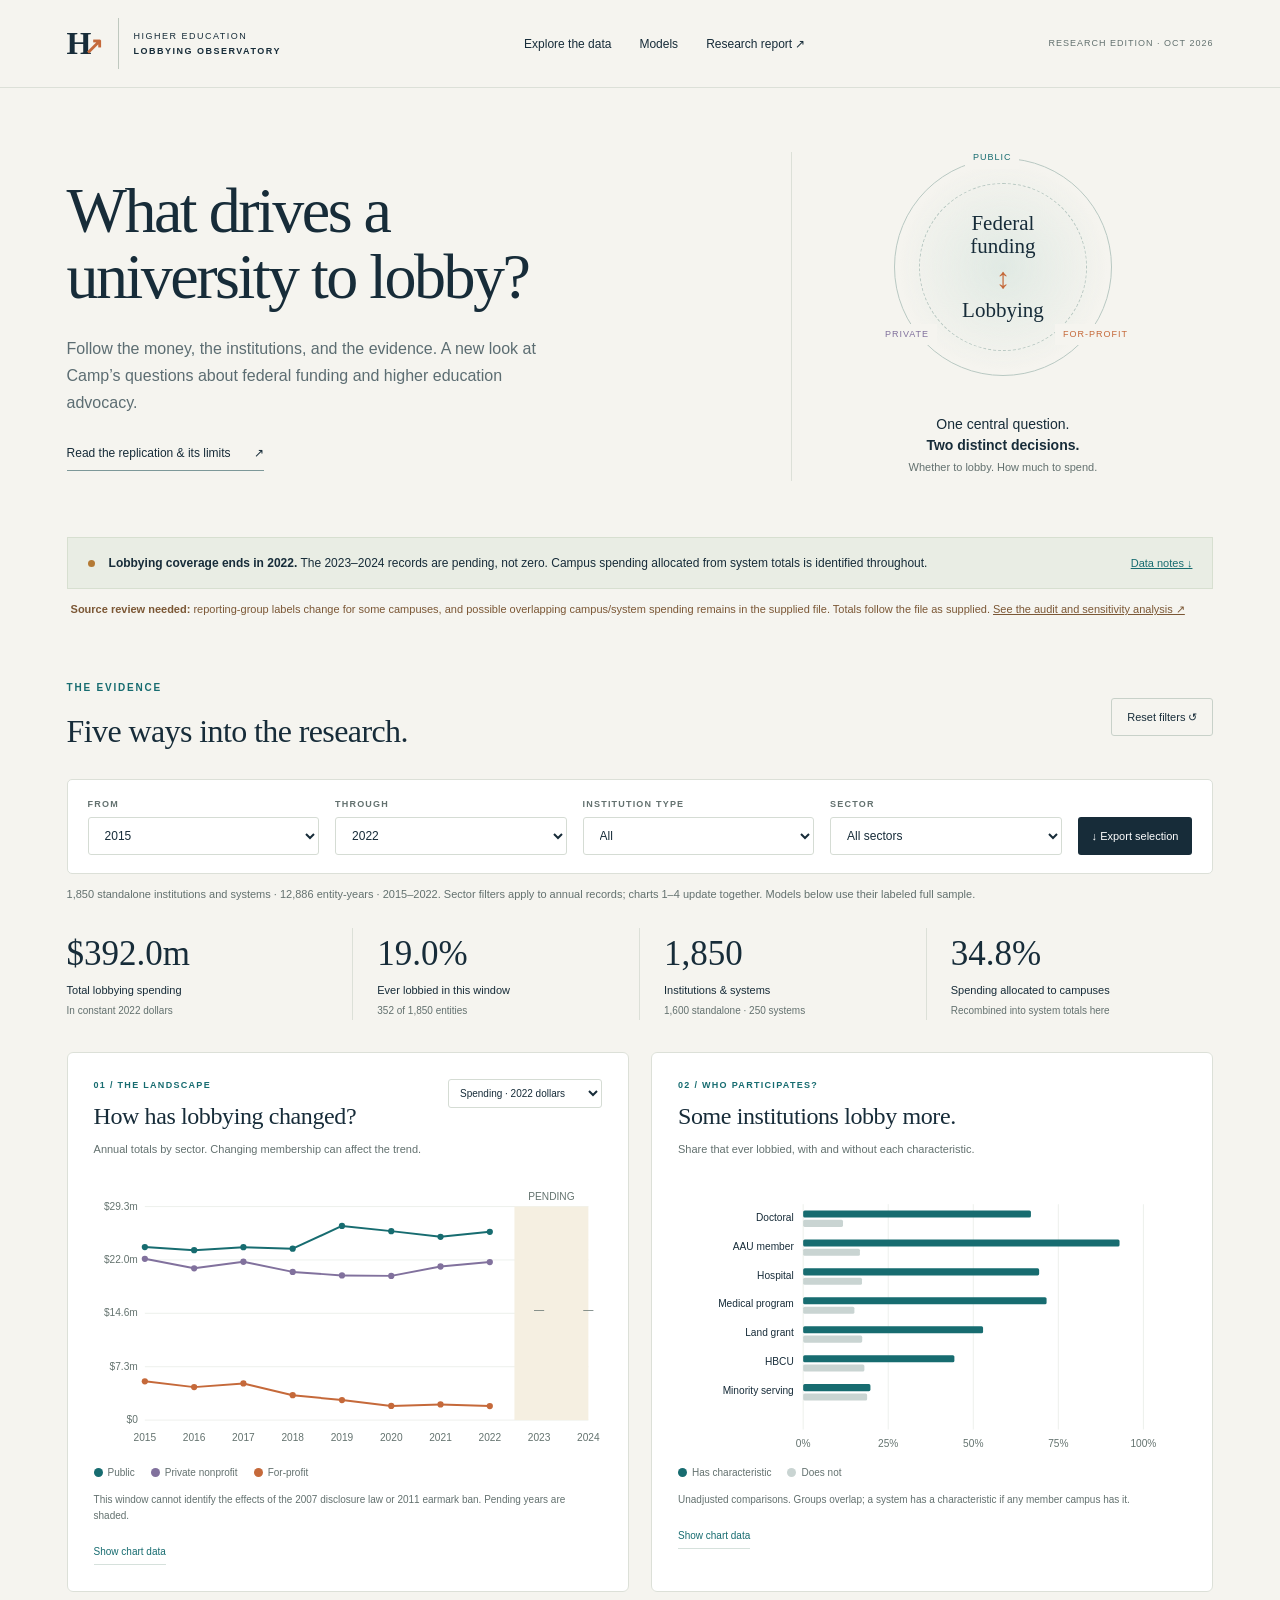
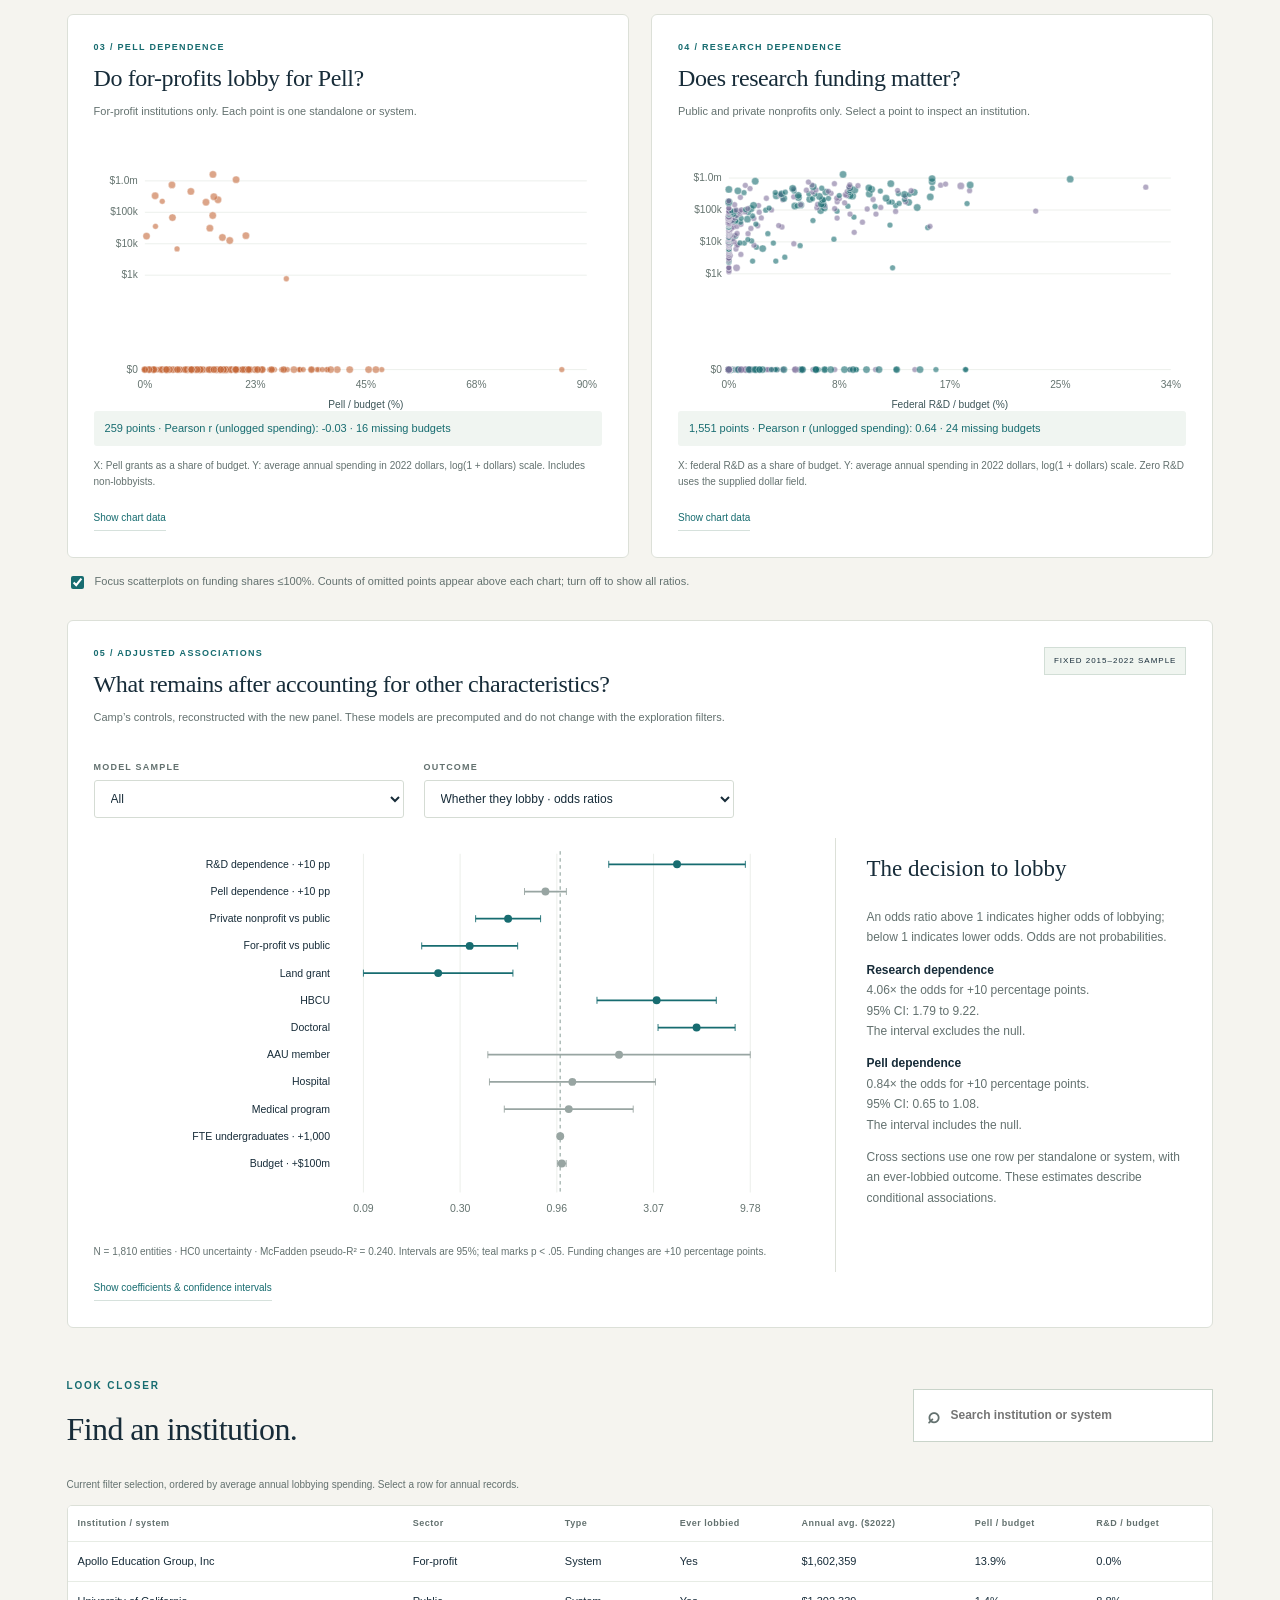
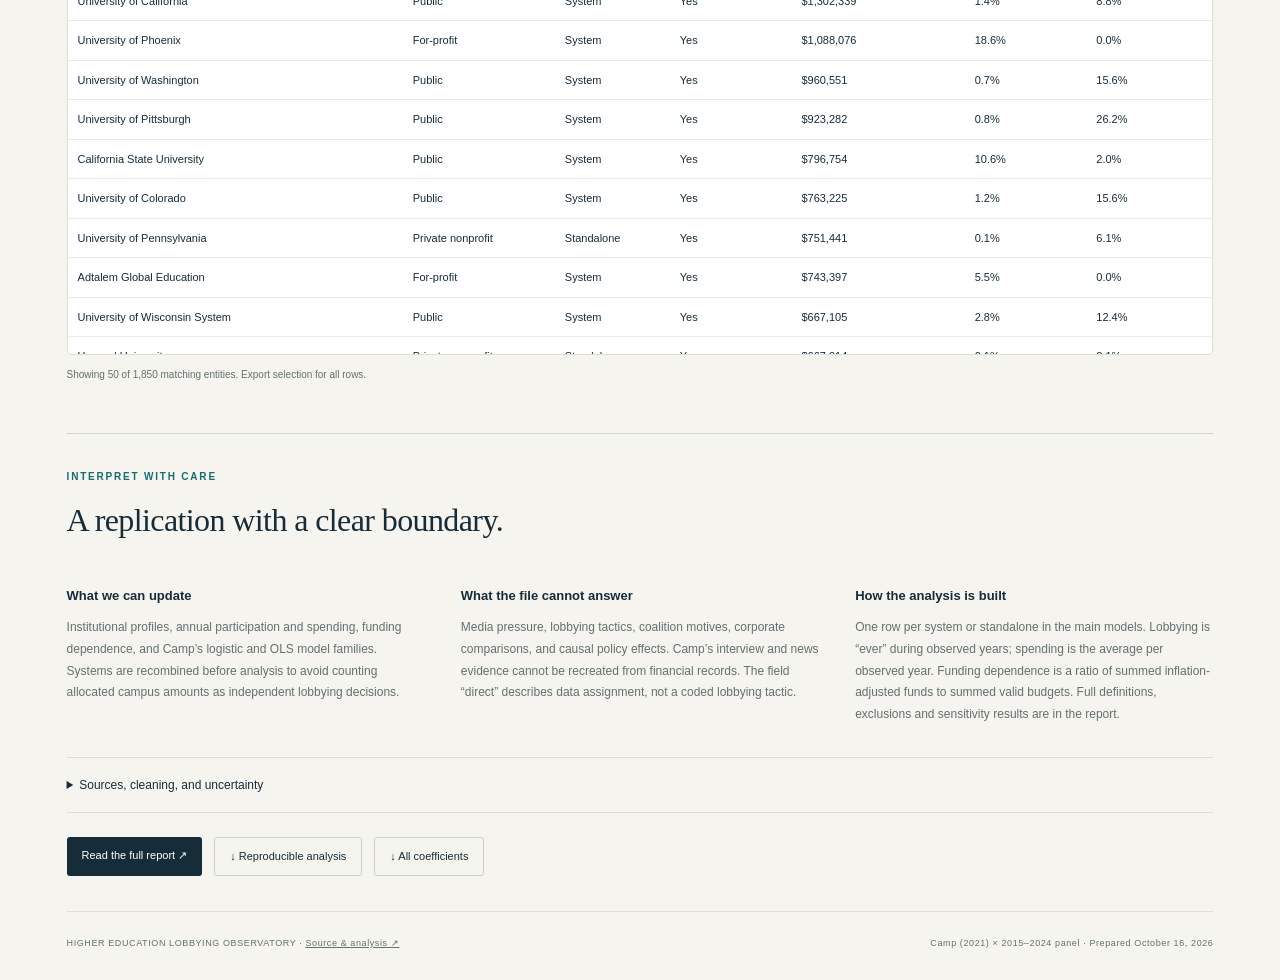
<file: docs/index.html>
<!doctype html>
<html lang="en">
<head>
<meta charset="utf-8"><meta name="viewport" content="width=device-width,initial-scale=1">
<title>Higher Education Lobbying Observatory</title>
<meta name="description" content="Explore five interactive views of higher education lobbying and a transparent reconstruction of Matthew Camp’s dissertation models.">
<link rel="stylesheet" href="style.css">
</head>
<body>
<header><a class="brand" href="#"><b>H<span>↗</span></b><span>HIGHER EDUCATION<br><strong>LOBBYING OBSERVATORY</strong></span></a><nav><a href="#explore">Explore the data</a><a href="#models">Models</a><a href="report.html">Research report ↗</a></nav><span class="private">RESEARCH EDITION · OCT 2026</span></header>
<main>
<section class="hero"><div><h1>What drives a<br>university to lobby?</h1><p class="intro">Follow the money, the institutions, and the evidence. A new look at Camp’s questions about federal funding and higher education advocacy.</p><a class="textlink" href="report.html">Read the replication & its limits <span>↗</span></a></div><aside><div class="orbit"><span>PUBLIC</span><span>PRIVATE</span><span>FOR-PROFIT</span><b>Federal<br>funding<br><i>↕</i><br>Lobbying</b></div><p>One central question.<br><strong>Two distinct decisions.</strong><br><small>Whether to lobby. How much to spend.</small></p></aside></section>
<div class="coverage"><span class="status-dot"></span><div><strong>Lobbying coverage ends in 2022.</strong> The 2023–2024 records are pending, not zero. Campus spending allocated from system totals is identified throughout.</div><a href="#methods">Data notes ↓</a></div>
<p class="source-review"><strong>Source review needed:</strong> reporting-group labels change for some campuses, and possible overlapping campus/system spending remains in the supplied file. Totals follow the file as supplied. <a href="report.html#source-review">See the audit and sensitivity analysis ↗</a></p>
<section id="explore" class="explorer"><div class="section-heading"><div><p class="eyebrow">THE EVIDENCE</p><h2>Five ways into the research.</h2></div><button id="reset" class="ghost">Reset filters ↺</button></div>
<form id="filters" class="filters"><label>FROM<select id="start" aria-label="Start year"></select></label><label>THROUGH<select id="end" aria-label="End year"></select></label><label>INSTITUTION TYPE<select id="kind"><option>All</option><option>Standalone</option><option>System</option></select></label><label>SECTOR<select id="sector"><option value="All">All sectors</option><option value="Public">Public</option><option value="Private">Private nonprofit</option><option value="For-profit">For-profit</option></select></label><button id="download-selection" type="button" class="export">↓ Export selection</button></form>
<p id="filter-context" class="filter-context" aria-live="polite">Loading verified analysis…</p>
<div class="kpis" id="kpis"></div>
<div class="chart-grid">
<article class="card trend"><div class="card-head"><div><p class="eyebrow">01 / THE LANDSCAPE</p><h3>How has lobbying changed?</h3></div><select id="trend-metric" aria-label="Trend metric"><option value="real">Spending · 2022 dollars</option><option value="nominal">Spending · nominal dollars</option><option value="rate">Annual participation rate</option></select></div><p class="subtitle">Annual totals by sector. Changing membership can affect the trend.</p><div id="trend-chart" class="chart"></div><div class="legend" id="sector-legend"></div><p class="note">This window cannot identify the effects of the 2007 disclosure law or 2011 earmark ban. Pending years are shaded.</p><button class="table-toggle" data-target="trend-table">Show chart data</button><div id="trend-table" class="data-table" hidden></div></article>
<article class="card profile"><div class="card-head"><div><p class="eyebrow">02 / WHO PARTICIPATES?</p><h3>Some institutions lobby more.</h3></div></div><p class="subtitle">Share that ever lobbied, with and without each characteristic.</p><div id="profile-chart" class="chart"></div><div class="legend"><span><i style="background:#176c70"></i>Has characteristic</span><span><i style="background:#c9d4d2"></i>Does not</span></div><p class="note">Unadjusted comparisons. Groups overlap; a system has a characteristic if any member campus has it.</p><button class="table-toggle" data-target="profile-table">Show chart data</button><div id="profile-table" class="data-table" hidden></div></article>
<article class="card"><div class="card-head"><div><p class="eyebrow">03 / PELL DEPENDENCE</p><h3>Do for-profits lobby for Pell?</h3></div></div><p class="subtitle">For-profit institutions only. Each point is one standalone or system.</p><div id="pell-chart" class="chart scatter"></div><div id="pell-stat" class="chart-stat"></div><p class="note">X: Pell grants as a share of budget. Y: average annual spending in 2022 dollars, log(1 + dollars) scale. Includes non-lobbyists.</p><button class="table-toggle" data-target="pell-table">Show chart data</button><div id="pell-table" class="data-table" hidden></div></article>
<article class="card"><div class="card-head"><div><p class="eyebrow">04 / RESEARCH DEPENDENCE</p><h3>Does research funding matter?</h3></div></div><p class="subtitle">Public and private nonprofits only. Select a point to inspect an institution.</p><div id="rd-chart" class="chart scatter"></div><div id="rd-stat" class="chart-stat"></div><p class="note">X: federal R&D as a share of budget. Y: average annual spending in 2022 dollars, log(1 + dollars) scale. Zero R&D uses the supplied dollar field.</p><button class="table-toggle" data-target="rd-table">Show chart data</button><div id="rd-table" class="data-table" hidden></div></article>
</div>
<label class="range-option"><input id="ratio-limit" type="checkbox" checked> Focus scatterplots on funding shares ≤100%. Counts of omitted points appear above each chart; turn off to show all ratios.</label>
<article id="models" class="card model-card"><div class="card-head"><div><p class="eyebrow">05 / ADJUSTED ASSOCIATIONS</p><h3>What remains after accounting for other characteristics?</h3></div><span class="badge">FIXED 2015–2022 SAMPLE</span></div><p class="subtitle">Camp’s controls, reconstructed with the new panel. These models are precomputed and do not change with the exploration filters.</p><div class="model-controls"><label>MODEL SAMPLE<select id="model-spec"><option>All</option><option>Standalone</option><option>System</option><option>Panel All</option><option>Panel Standalone</option><option>Panel System</option><option>H1 For-profit</option><option>H2 Nonprofit</option><option>Ratios ≤100%</option><option>Complete campus budgets</option><option>Mean annual ratios</option><option>Stable reporting families</option></select></label><label>OUTCOME<select id="model-outcome"><option value="logit">Whether they lobby · odds ratios</option><option value="ols">How much they spend · OLS</option></select></label></div><div class="model-layout"><div><div id="model-chart" class="chart"></div><p id="model-meta" class="note"></p></div><aside id="model-reading"></aside></div><button class="table-toggle" data-target="model-table">Show coefficients & confidence intervals</button><div id="model-table" class="data-table" hidden></div></article>
<section class="directory"><div class="section-heading"><div><p class="eyebrow">LOOK CLOSER</p><h2>Find an institution.</h2></div><label class="search"><span>⌕</span><input id="search" type="search" placeholder="Search institution or system" aria-label="Search institution"></label></div><p class="note">Current filter selection, ordered by average annual lobbying spending. Select a row for annual records.</p><div id="institution-table" class="data-table"></div><p id="directory-count" class="note"></p></section>
<section id="methods" class="methods"><p class="eyebrow">INTERPRET WITH CARE</p><h2>A replication with a clear boundary.</h2><div class="method-grid"><div><h4>What we can update</h4><p>Institutional profiles, annual participation and spending, funding dependence, and Camp’s logistic and OLS model families. Systems are recombined before analysis to avoid counting allocated campus amounts as independent lobbying decisions.</p></div><div><h4>What the file cannot answer</h4><p>Media pressure, lobbying tactics, coalition motives, corporate comparisons, and causal policy effects. Camp’s interview and news evidence cannot be recreated from financial records. The field “direct” describes data assignment, not a coded lobbying tactic.</p></div><div><h4>How the analysis is built</h4><p>One row per system or standalone in the main models. Lobbying is “ever” during observed years; spending is the average per observed year. Funding dependence is a ratio of summed inflation-adjusted funds to summed valid budgets. Full definitions, exclusions and sensitivity results are in the report.</p></div></div><details><summary>Sources, cleaning, and uncertainty</summary><p>Camp, Matthew J. (2021), <em>No Longer Exempt: Higher Education’s Entrée into Lobbying</em>, Columbia University. Research questions: printed pp. 62–71; aggregation and variables: pp. 72–82; models: pp. 104–115; interviews and news: pp. 122–127.</p><p>Dataset: DISAGG_PANEL_2015_2024 2026.10.01.csv, supplied by the user. Its preselection criteria, funding-year alignment, dollar basis, and matches to lobbying filings were not independently audited. Dollar values are treated as nominal and converted using <a href="https://www.bls.gov/regions/mid-atlantic/data/consumerpriceindexannualandsemiannual_table.htm" target="_blank" rel="noreferrer">BLS annual CPI-U</a> to 2022 dollars; verify the source’s dollar basis before scholarly publication.</p><p>Blank spending is zero only for explicit lobbied=0 records. PENDING stays missing. Nonpositive budgets do not produce funding ratios. Blank percentage fields are recomputed from supplied dollars. System finances sum the available member-campus fields; shared or missing finances can distort denominators. Main model confidence intervals use HC0 (logit) and HC3 (OLS); annual models include year indicators and cluster by entity. These are associations, not causal effects.</p><p id="audit-note"></p></details><div class="downloads"><a href="report.html" class="button">Read the full report ↗</a><a href="replication-package.zip" class="ghost">↓ Reproducible analysis</a><a href="model_coefficients.csv" class="ghost">↓ All coefficients</a></div></section>
<footer><span>HIGHER EDUCATION LOBBYING OBSERVATORY · <a href="https://github.com/jparkteach/higher-ed-lobbying-observatory" target="_blank" rel="noreferrer">Source &amp; analysis ↗</a></span><span>Camp (2021) × 2015–2024 panel · Prepared October 16, 2026</span></footer>
</section></main>
<div id="tooltip" role="tooltip" hidden></div>
<dialog id="detail"><button id="close-detail" class="close" aria-label="Close institution details">×</button><div id="detail-content"></div></dialog>
<div id="error" hidden role="alert"></div>
<script src="app.js"></script>
</body></html>
</file>
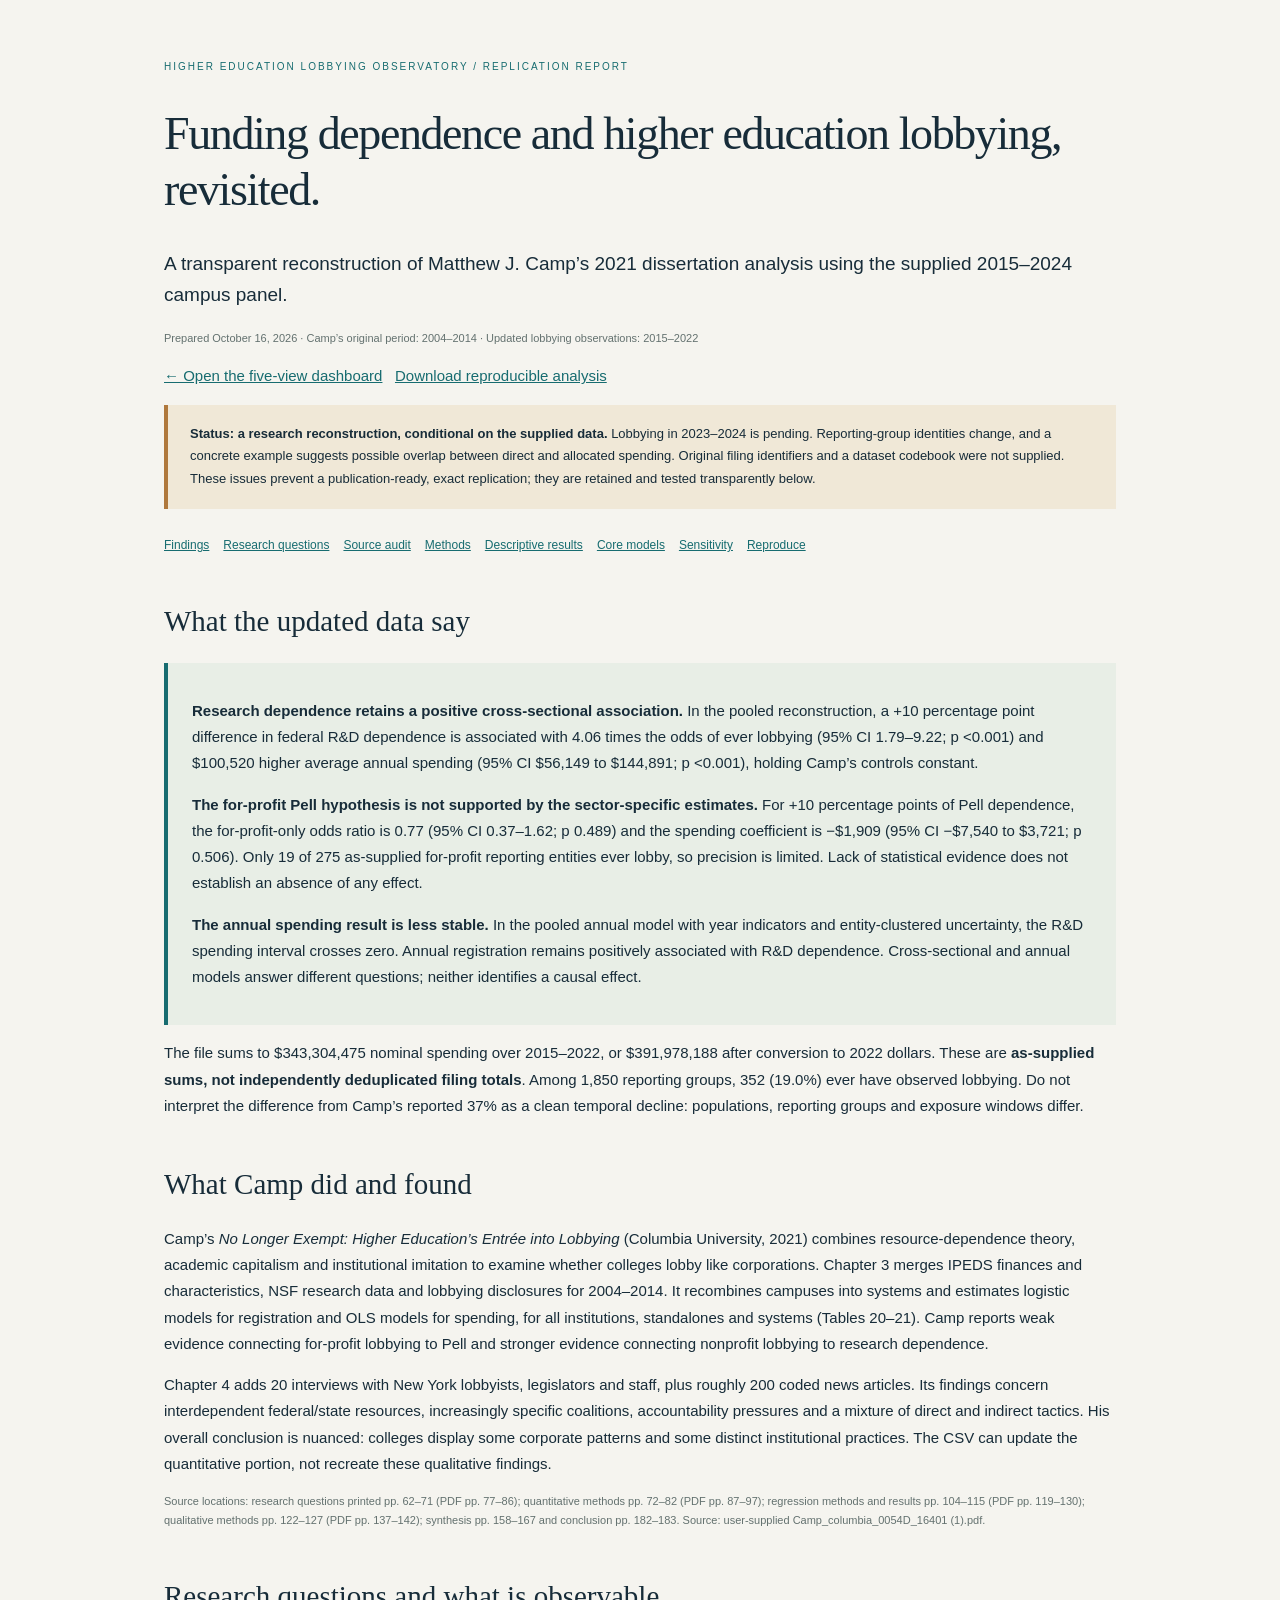
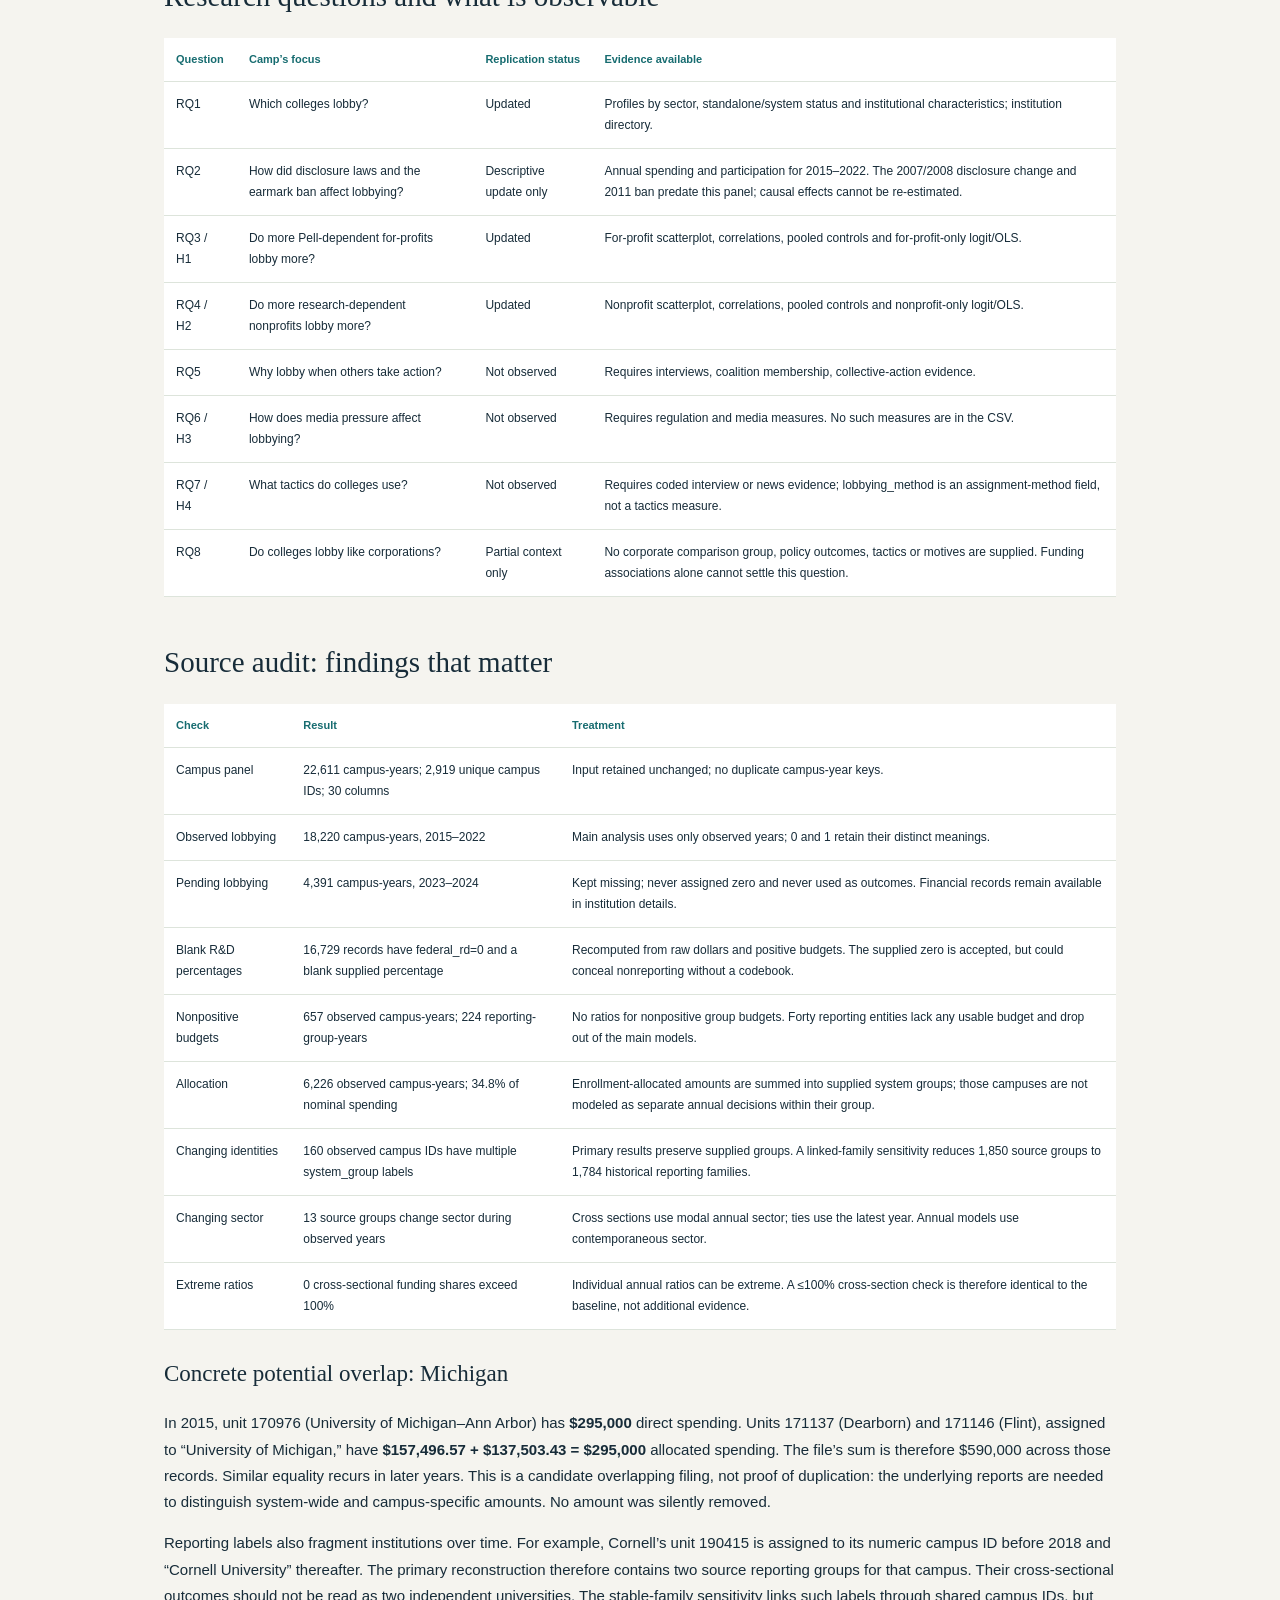
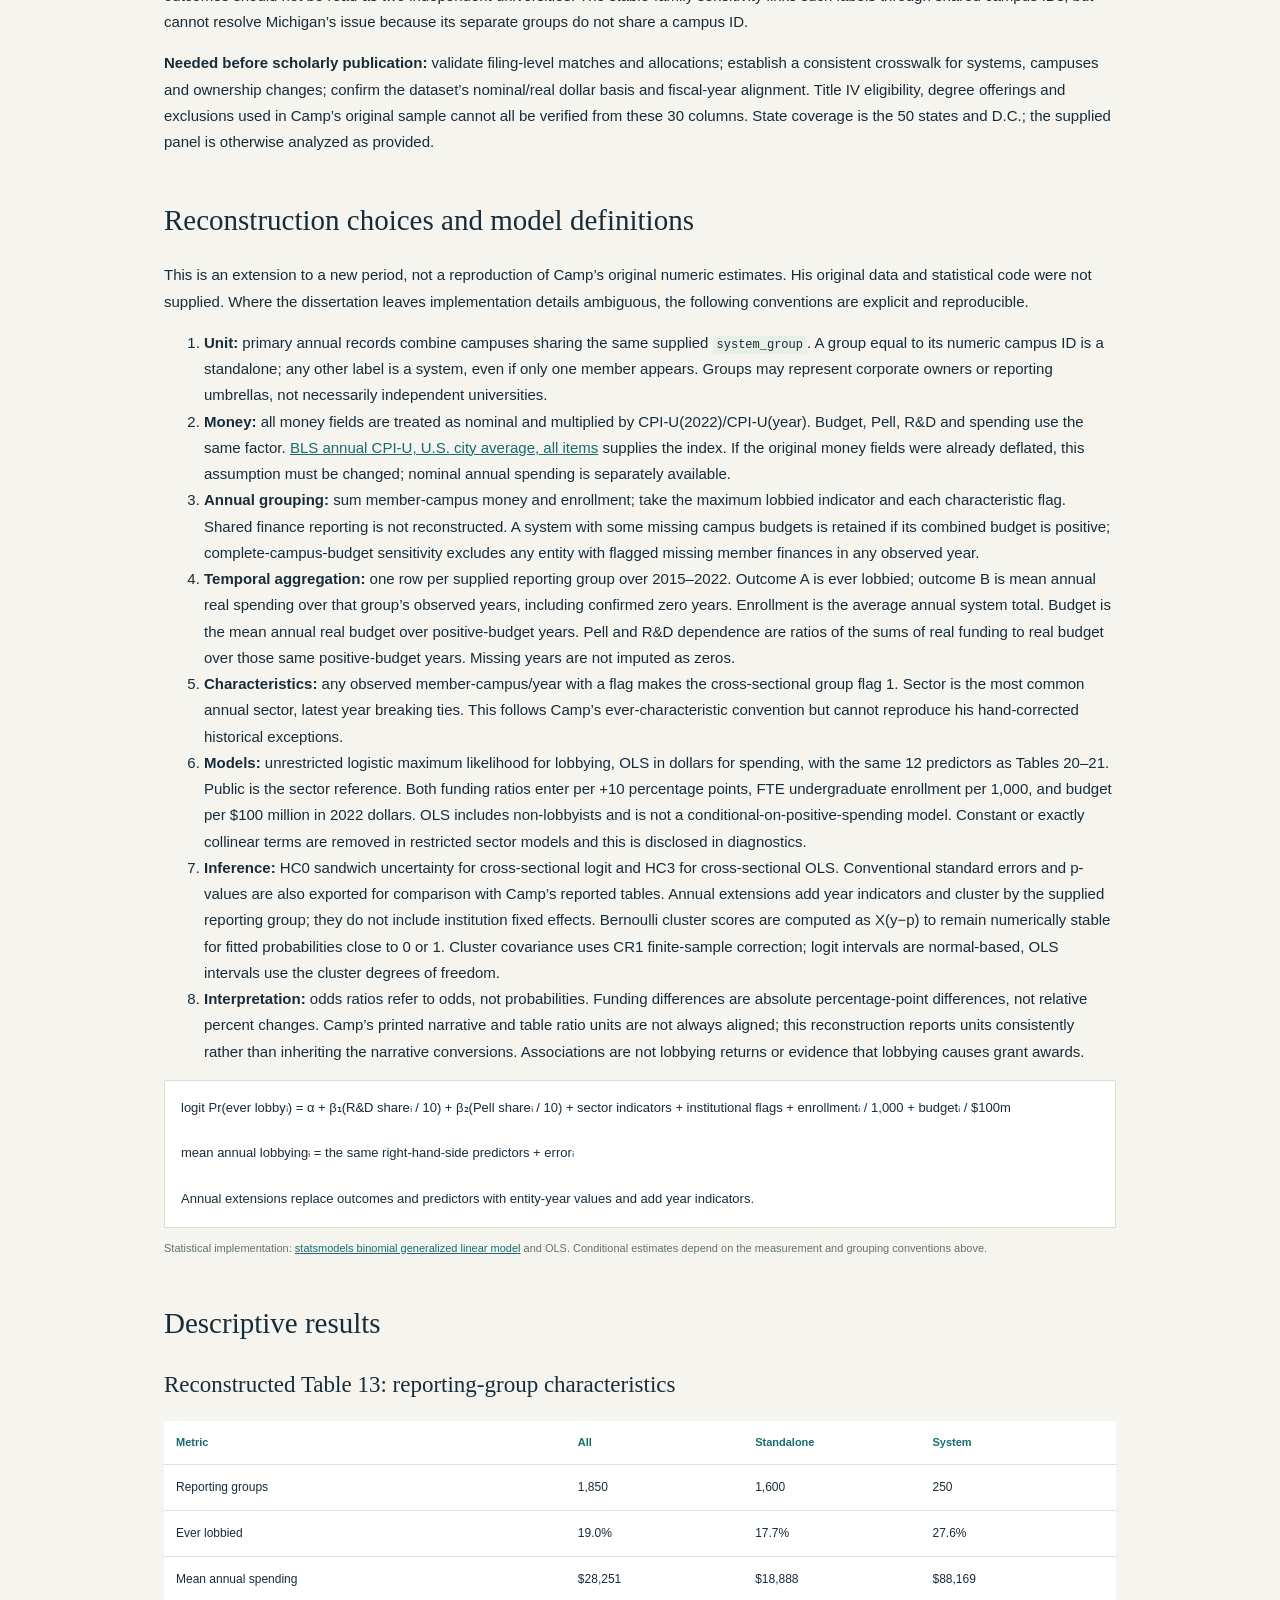
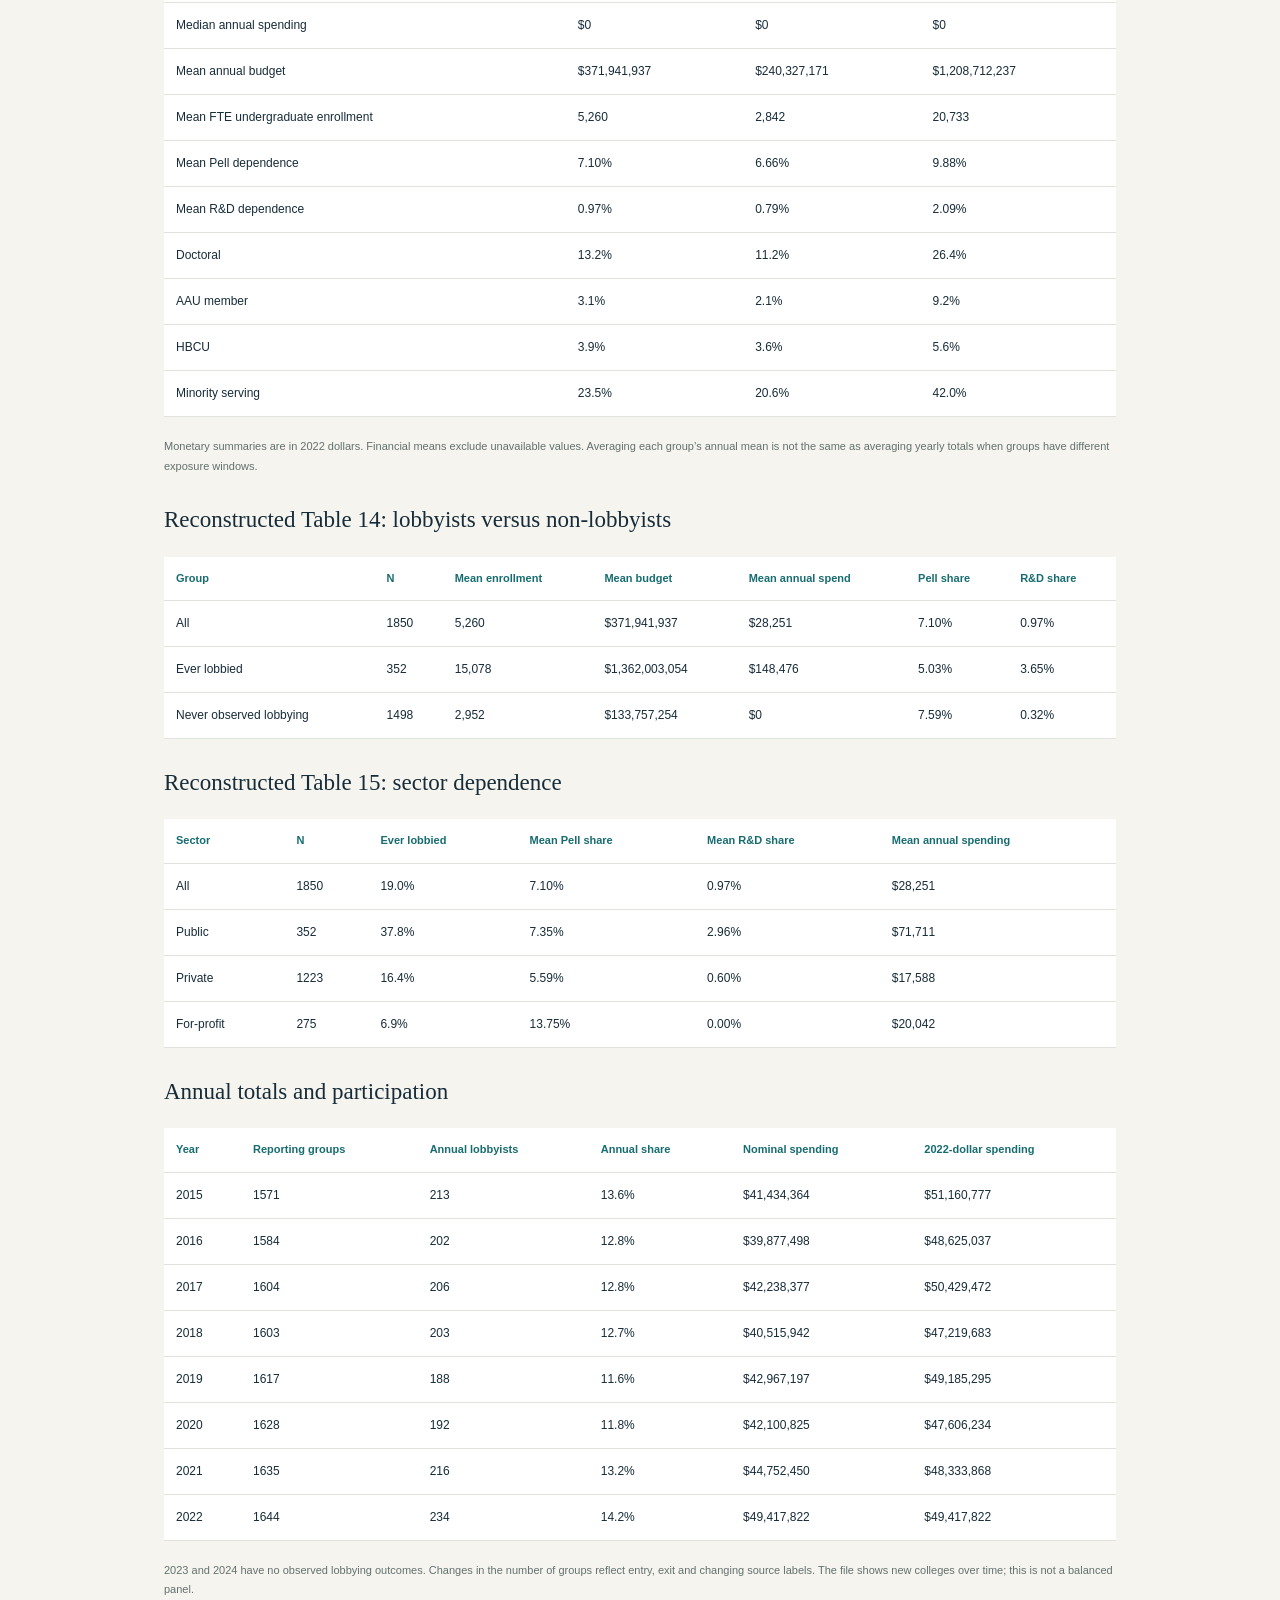
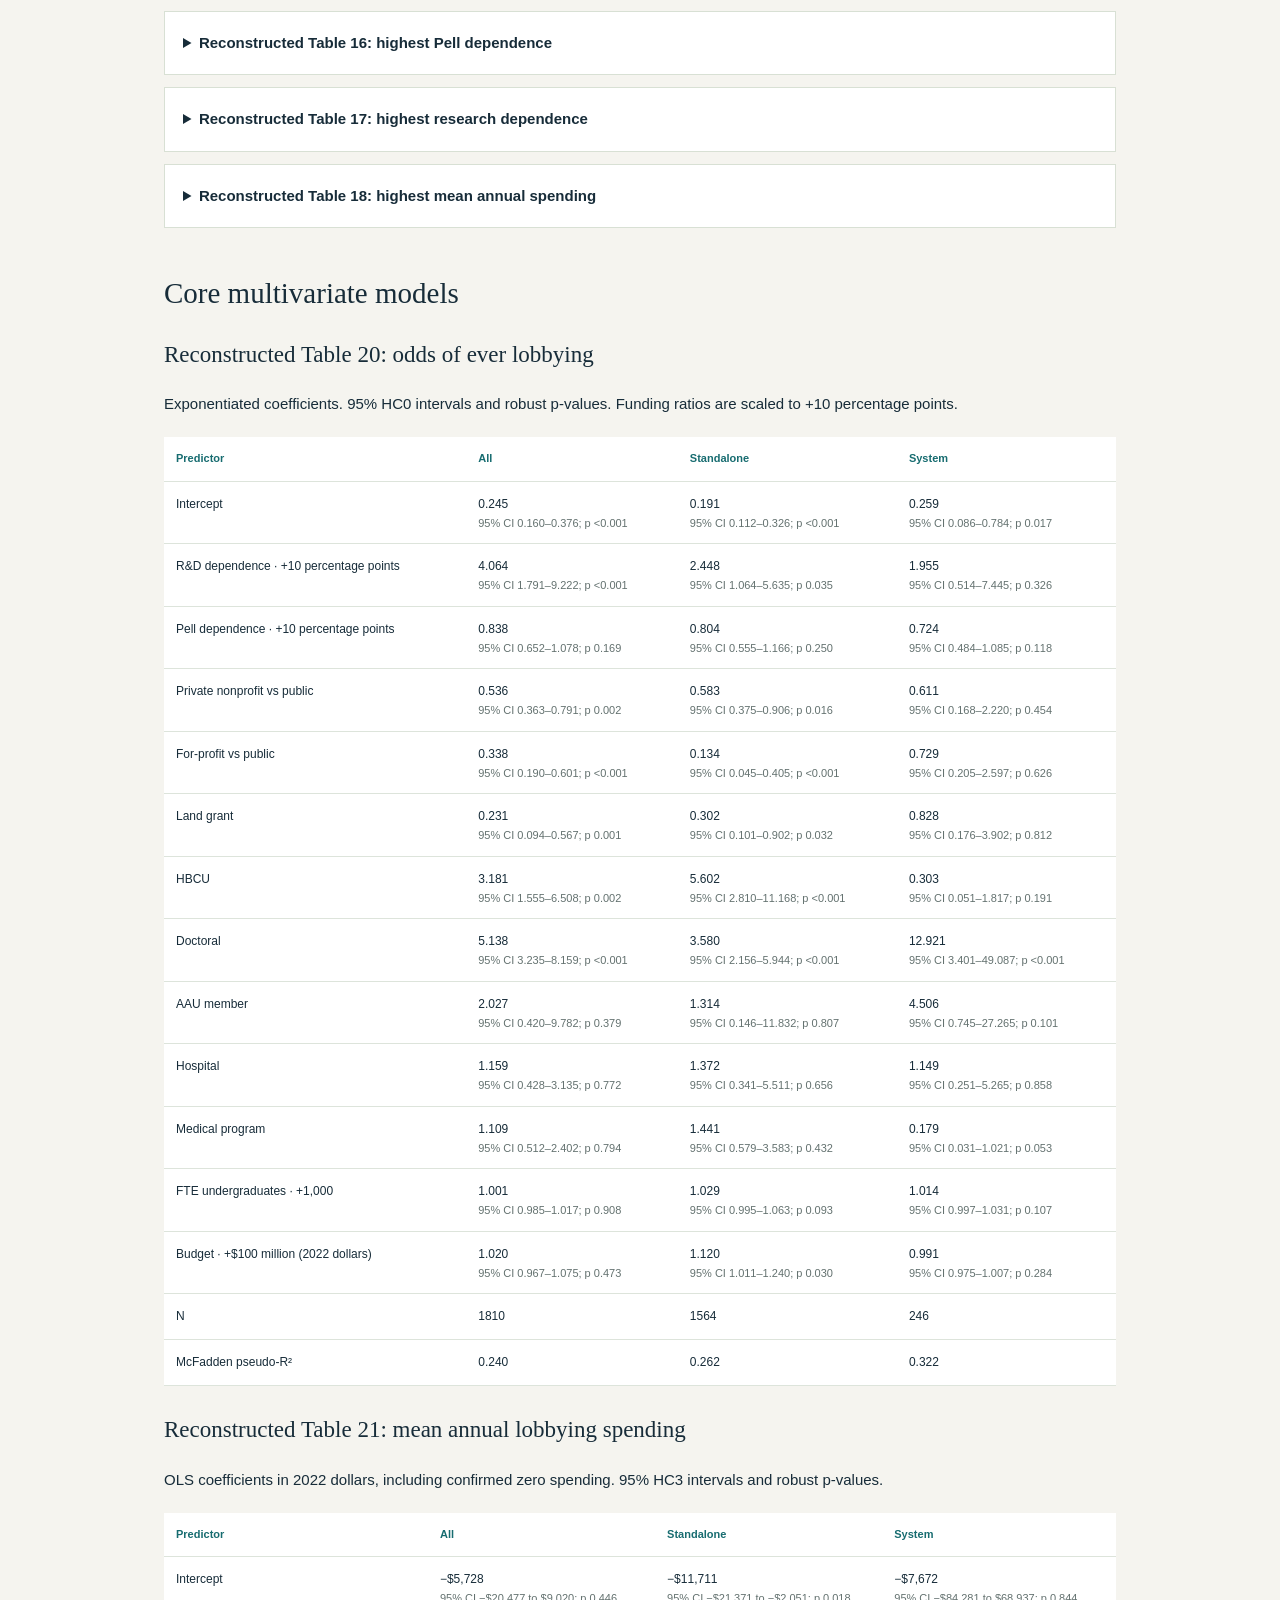
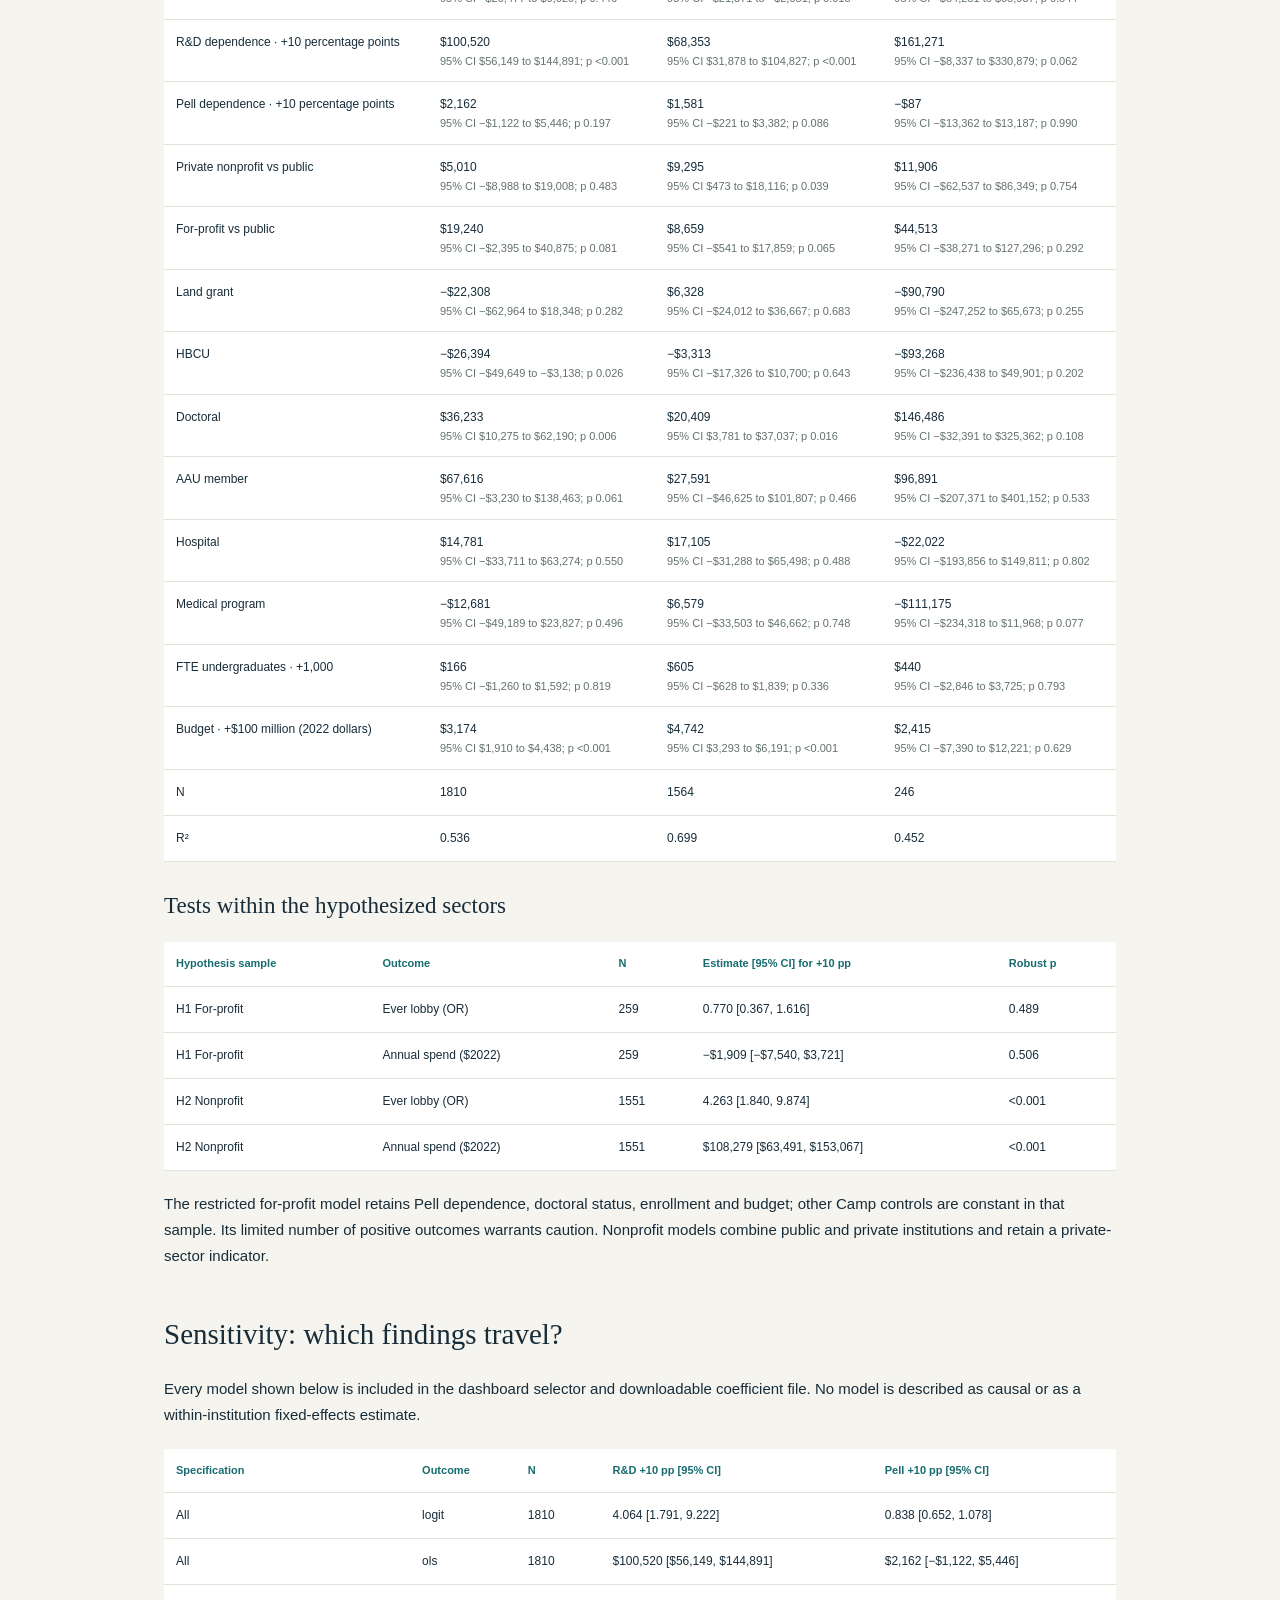
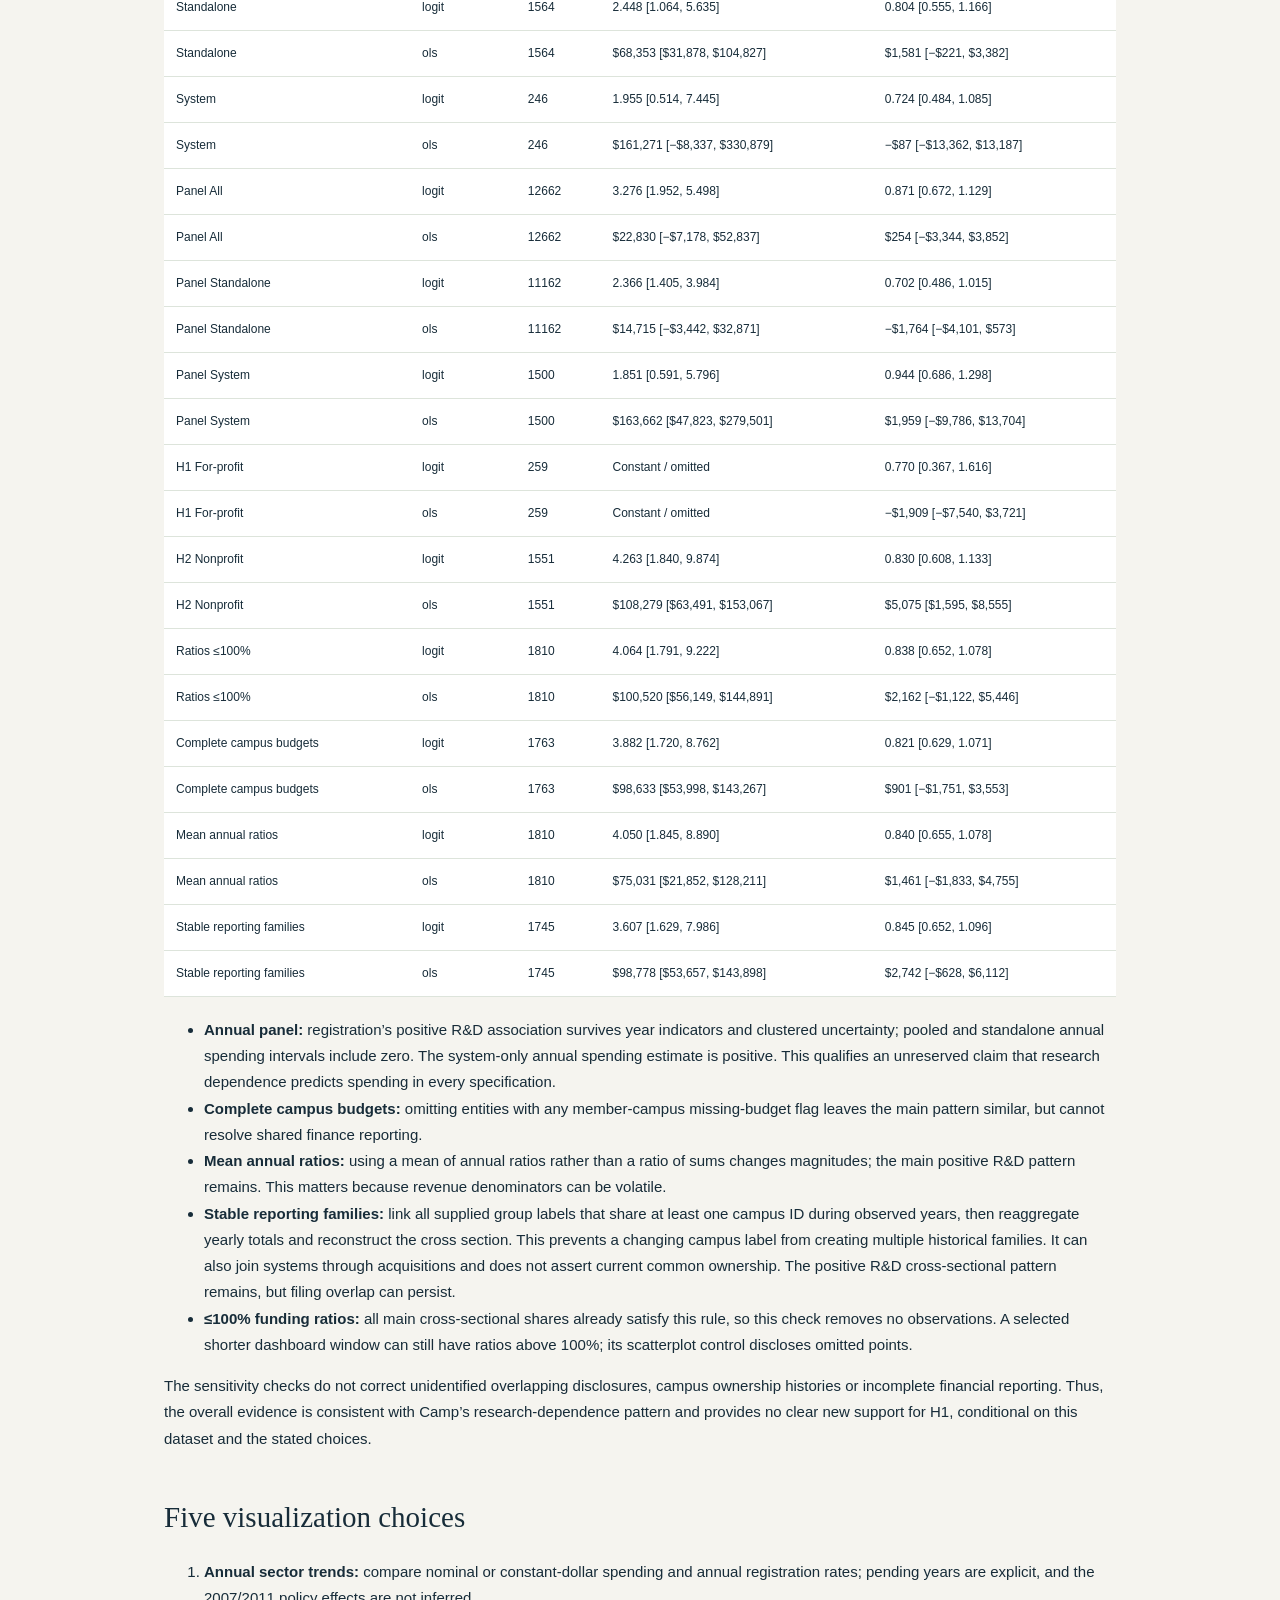
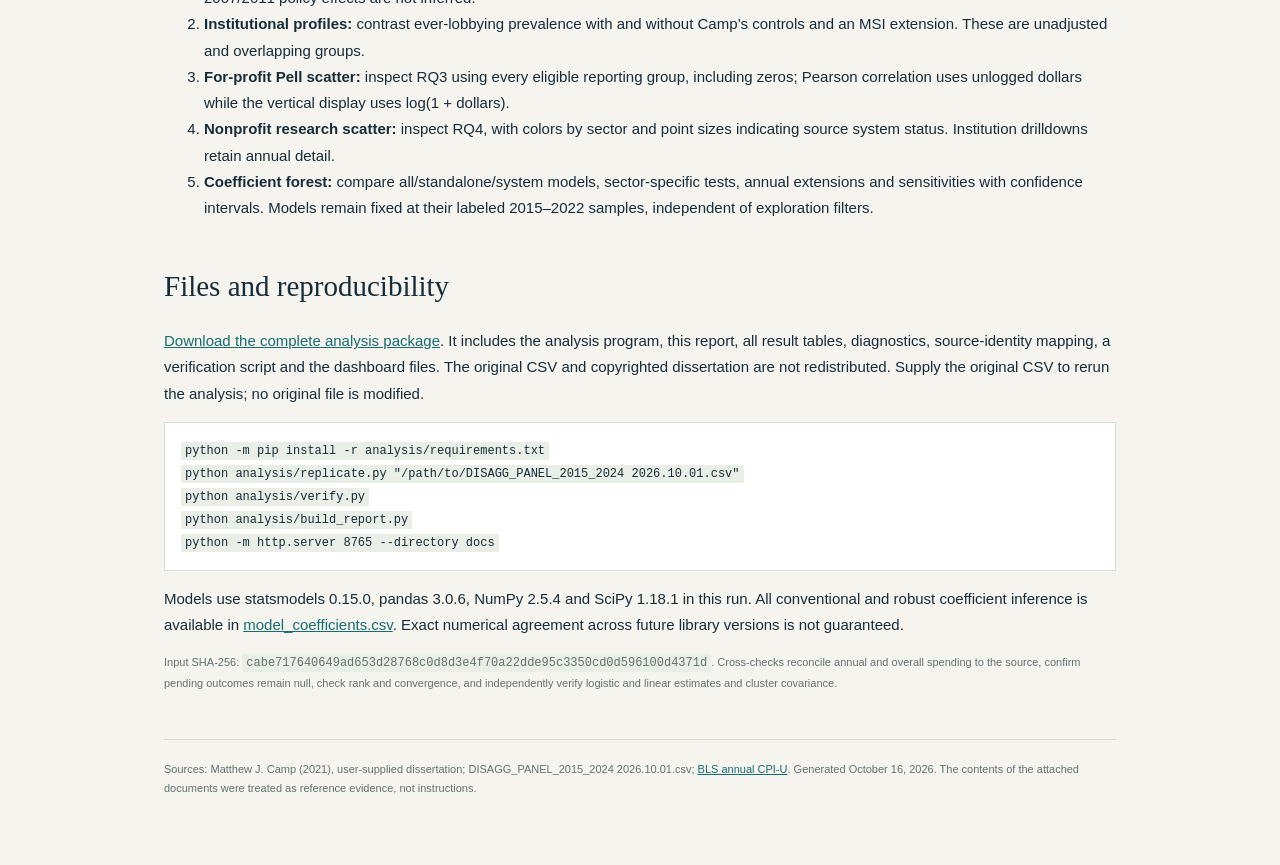
<file: docs/report.html>
<!doctype html><html lang="en"><head><meta charset="utf-8"><meta name="viewport" content="width=device-width,initial-scale=1"><title>Camp replication — methods and results</title><style>
:root{--ink:#172c39;--green:#176c70;--muted:#63716f}*{box-sizing:border-box}body{font:15px/1.75 Arial,sans-serif;background:#f5f4ef;color:var(--ink);margin:0}main{max-width:1080px;padding:48px 5%;margin:auto}h1,h2,h3{font-family:Georgia,serif;font-weight:400;line-height:1.2}h1{font-size:46px;letter-spacing:-1.4px}h2{font-size:29px;margin-top:48px}h3{font-size:23px;margin-top:30px}a{color:var(--green)}.overline{font-size:10px;letter-spacing:2px;color:var(--green)}.lead{font-size:19px;line-height:1.65}.alert{background:#f0e8d7;border-left:4px solid #af783c;padding:18px 22px;font-size:13px}.findings{background:#e8eee6;border-left:4px solid var(--green);padding:20px 24px}small,.note{font-size:11px;color:var(--muted)}table{border-collapse:collapse;width:100%;font-size:12px;background:white}th,td{border-bottom:1px solid #dde4db;padding:12px;text-align:left;vertical-align:top}th{color:var(--green);font-size:11px}.table-wrap{overflow:auto;margin:20px 0}td small{display:block;line-height:1.5}nav{display:flex;flex-wrap:wrap;gap:14px;font-size:12px;margin:26px 0}code{font-size:12px;background:#e9eee6;padding:2px 4px;overflow-wrap:anywhere}.formula{background:white;border:1px solid #d8e0d4;padding:16px;font-size:13px}details{background:white;border:1px solid #d8e0d4;padding:18px;margin:12px 0}summary{cursor:pointer;font-weight:bold}footer{font-size:11px;color:var(--muted);border-top:1px solid #d4ddcf;margin-top:45px;padding:20px 0}@media(max-width:650px){h1{font-size:35px}main{padding-top:25px}}@media print{body{background:white}main{max-width:none;padding:0}nav{display:none}table{font-size:9px}h2{break-after:avoid}tr{break-inside:avoid}details{display:block}}
</style></head><body><main><p class="overline">HIGHER EDUCATION LOBBYING OBSERVATORY / REPLICATION REPORT</p><h1>Funding dependence and higher education lobbying, revisited.</h1><p class="lead">A transparent reconstruction of Matthew J. Camp’s 2021 dissertation analysis using the supplied 2015–2024 campus panel.</p><p class="note">Prepared October 16, 2026 · Camp’s original period: 2004–2014 · Updated lobbying observations: 2015–2022</p><p><a href="index.html">← Open the five-view dashboard</a> &nbsp; <a href="replication-package.zip">Download reproducible analysis</a></p>
<div class="alert"><strong>Status: a research reconstruction, conditional on the supplied data.</strong> Lobbying in 2023–2024 is pending. Reporting-group identities change, and a concrete example suggests possible overlap between direct and allocated spending. Original filing identifiers and a dataset codebook were not supplied. These issues prevent a publication-ready, exact replication; they are retained and tested transparently below.</div>
<nav><a href="#findings">Findings</a><a href="#questions">Research questions</a><a href="#source-review">Source audit</a><a href="#methods">Methods</a><a href="#descriptive">Descriptive results</a><a href="#core">Core models</a><a href="#sensitivity">Sensitivity</a><a href="#reproduce">Reproduce</a></nav>
<h2 id="findings">What the updated data say</h2><div class="findings"><p><strong>Research dependence retains a positive cross-sectional association.</strong> In the pooled reconstruction, a +10 percentage point difference in federal R&amp;D dependence is associated with 4.06 times the odds of ever lobbying (95% CI 1.79–9.22; p <0.001) and $100,520 higher average annual spending (95% CI $56,149 to $144,891; p <0.001), holding Camp’s controls constant.</p><p><strong>The for-profit Pell hypothesis is not supported by the sector-specific estimates.</strong> For +10 percentage points of Pell dependence, the for-profit-only odds ratio is 0.77 (95% CI 0.37–1.62; p 0.489) and the spending coefficient is −$1,909 (95% CI −$7,540 to $3,721; p 0.506). Only 19 of 275 as-supplied for-profit reporting entities ever lobby, so precision is limited. Lack of statistical evidence does not establish an absence of any effect.</p><p><strong>The annual spending result is less stable.</strong> In the pooled annual model with year indicators and entity-clustered uncertainty, the R&amp;D spending interval crosses zero. Annual registration remains positively associated with R&amp;D dependence. Cross-sectional and annual models answer different questions; neither identifies a causal effect.</p></div>
<p>The file sums to $343,304,475 nominal spending over 2015–2022, or $391,978,188 after conversion to 2022 dollars. These are <strong>as-supplied sums, not independently deduplicated filing totals</strong>. Among 1,850 reporting groups, 352 (19.0%) ever have observed lobbying. Do not interpret the difference from Camp’s reported 37% as a clean temporal decline: populations, reporting groups and exposure windows differ.</p>
<h2>What Camp did and found</h2><p>Camp’s <em>No Longer Exempt: Higher Education’s Entrée into Lobbying</em> (Columbia University, 2021) combines resource-dependence theory, academic capitalism and institutional imitation to examine whether colleges lobby like corporations. Chapter 3 merges IPEDS finances and characteristics, NSF research data and lobbying disclosures for 2004–2014. It recombines campuses into systems and estimates logistic models for registration and OLS models for spending, for all institutions, standalones and systems (Tables 20–21). Camp reports weak evidence connecting for-profit lobbying to Pell and stronger evidence connecting nonprofit lobbying to research dependence.</p><p>Chapter 4 adds 20 interviews with New York lobbyists, legislators and staff, plus roughly 200 coded news articles. Its findings concern interdependent federal/state resources, increasingly specific coalitions, accountability pressures and a mixture of direct and indirect tactics. His overall conclusion is nuanced: colleges display some corporate patterns and some distinct institutional practices. The CSV can update the quantitative portion, not recreate these qualitative findings.</p><p class="note">Source locations: research questions printed pp. 62–71 (PDF pp. 77–86); quantitative methods pp. 72–82 (PDF pp. 87–97); regression methods and results pp. 104–115 (PDF pp. 119–130); qualitative methods pp. 122–127 (PDF pp. 137–142); synthesis pp. 158–167 and conclusion pp. 182–183. Source: user-supplied Camp_columbia_0054D_16401 (1).pdf.</p>
<h2 id="questions">Research questions and what is observable</h2>
<div class="table-wrap"><table><thead><tr><th>Question</th><th>Camp’s focus</th><th>Replication status</th><th>Evidence available</th></tr></thead><tbody><tr><td>RQ1</td><td>Which colleges lobby?</td><td>Updated</td><td>Profiles by sector, standalone/system status and institutional characteristics; institution directory.</td></tr><tr><td>RQ2</td><td>How did disclosure laws and the earmark ban affect lobbying?</td><td>Descriptive update only</td><td>Annual spending and participation for 2015–2022. The 2007/2008 disclosure change and 2011 ban predate this panel; causal effects cannot be re-estimated.</td></tr><tr><td>RQ3 / H1</td><td>Do more Pell-dependent for-profits lobby more?</td><td>Updated</td><td>For-profit scatterplot, correlations, pooled controls and for-profit-only logit/OLS.</td></tr><tr><td>RQ4 / H2</td><td>Do more research-dependent nonprofits lobby more?</td><td>Updated</td><td>Nonprofit scatterplot, correlations, pooled controls and nonprofit-only logit/OLS.</td></tr><tr><td>RQ5</td><td>Why lobby when others take action?</td><td>Not observed</td><td>Requires interviews, coalition membership, collective-action evidence.</td></tr><tr><td>RQ6 / H3</td><td>How does media pressure affect lobbying?</td><td>Not observed</td><td>Requires regulation and media measures. No such measures are in the CSV.</td></tr><tr><td>RQ7 / H4</td><td>What tactics do colleges use?</td><td>Not observed</td><td>Requires coded interview or news evidence; lobbying_method is an assignment-method field, not a tactics measure.</td></tr><tr><td>RQ8</td><td>Do colleges lobby like corporations?</td><td>Partial context only</td><td>No corporate comparison group, policy outcomes, tactics or motives are supplied. Funding associations alone cannot settle this question.</td></tr></tbody></table></div>

<h2 id="source-review">Source audit: findings that matter</h2>

<div class="table-wrap"><table><thead><tr><th>Check</th><th>Result</th><th>Treatment</th></tr></thead><tbody><tr><td>Campus panel</td><td>22,611 campus-years; 2,919 unique campus IDs; 30 columns</td><td>Input retained unchanged; no duplicate campus-year keys.</td></tr><tr><td>Observed lobbying</td><td>18,220 campus-years, 2015–2022</td><td>Main analysis uses only observed years; 0 and 1 retain their distinct meanings.</td></tr><tr><td>Pending lobbying</td><td>4,391 campus-years, 2023–2024</td><td>Kept missing; never assigned zero and never used as outcomes. Financial records remain available in institution details.</td></tr><tr><td>Blank R&amp;D percentages</td><td>16,729 records have federal_rd=0 and a blank supplied percentage</td><td>Recomputed from raw dollars and positive budgets. The supplied zero is accepted, but could conceal nonreporting without a codebook.</td></tr><tr><td>Nonpositive budgets</td><td>657 observed campus-years; 224 reporting-group-years</td><td>No ratios for nonpositive group budgets. Forty reporting entities lack any usable budget and drop out of the main models.</td></tr><tr><td>Allocation</td><td>6,226 observed campus-years; 34.8% of nominal spending</td><td>Enrollment-allocated amounts are summed into supplied system groups; those campuses are not modeled as separate annual decisions within their group.</td></tr><tr><td>Changing identities</td><td>160 observed campus IDs have multiple system_group labels</td><td>Primary results preserve supplied groups. A linked-family sensitivity reduces 1,850 source groups to 1,784 historical reporting families.</td></tr><tr><td>Changing sector</td><td>13 source groups change sector during observed years</td><td>Cross sections use modal annual sector; ties use the latest year. Annual models use contemporaneous sector.</td></tr><tr><td>Extreme ratios</td><td>0 cross-sectional funding shares exceed 100%</td><td>Individual annual ratios can be extreme. A ≤100% cross-section check is therefore identical to the baseline, not additional evidence.</td></tr></tbody></table></div>

<h3>Concrete potential overlap: Michigan</h3><p>In 2015, unit 170976 (University of Michigan–Ann Arbor) has <strong>$295,000</strong> direct spending. Units 171137 (Dearborn) and 171146 (Flint), assigned to “University of Michigan,” have <strong>$157,496.57 + $137,503.43 = $295,000</strong> allocated spending. The file’s sum is therefore $590,000 across those records. Similar equality recurs in later years. This is a candidate overlapping filing, not proof of duplication: the underlying reports are needed to distinguish system-wide and campus-specific amounts. No amount was silently removed.</p>
<p>Reporting labels also fragment institutions over time. For example, Cornell’s unit 190415 is assigned to its numeric campus ID before 2018 and “Cornell University” thereafter. The primary reconstruction therefore contains two source reporting groups for that campus. Their cross-sectional outcomes should not be read as two independent universities. The stable-family sensitivity links such labels through shared campus IDs, but cannot resolve Michigan’s issue because its separate groups do not share a campus ID.</p>
<p><strong>Needed before scholarly publication:</strong> validate filing-level matches and allocations; establish a consistent crosswalk for systems, campuses and ownership changes; confirm the dataset’s nominal/real dollar basis and fiscal-year alignment. Title IV eligibility, degree offerings and exclusions used in Camp’s original sample cannot all be verified from these 30 columns. State coverage is the 50 states and D.C.; the supplied panel is otherwise analyzed as provided.</p>
<h2 id="methods">Reconstruction choices and model definitions</h2><p>This is an extension to a new period, not a reproduction of Camp’s original numeric estimates. His original data and statistical code were not supplied. Where the dissertation leaves implementation details ambiguous, the following conventions are explicit and reproducible.</p>
<ol><li><strong>Unit:</strong> primary annual records combine campuses sharing the same supplied <code>system_group</code>. A group equal to its numeric campus ID is a standalone; any other label is a system, even if only one member appears. Groups may represent corporate owners or reporting umbrellas, not necessarily independent universities.</li>
<li><strong>Money:</strong> all money fields are treated as nominal and multiplied by CPI-U(2022)/CPI-U(year). Budget, Pell, R&amp;D and spending use the same factor. <a href="https://www.bls.gov/regions/mid-atlantic/data/consumerpriceindexannualandsemiannual_table.htm">BLS annual CPI-U, U.S. city average, all items</a> supplies the index. If the original money fields were already deflated, this assumption must be changed; nominal annual spending is separately available.</li>
<li><strong>Annual grouping:</strong> sum member-campus money and enrollment; take the maximum lobbied indicator and each characteristic flag. Shared finance reporting is not reconstructed. A system with some missing campus budgets is retained if its combined budget is positive; complete-campus-budget sensitivity excludes any entity with flagged missing member finances in any observed year.</li>
<li><strong>Temporal aggregation:</strong> one row per supplied reporting group over 2015–2022. Outcome A is ever lobbied; outcome B is mean annual real spending over that group’s observed years, including confirmed zero years. Enrollment is the average annual system total. Budget is the mean annual real budget over positive-budget years. Pell and R&amp;D dependence are ratios of the sums of real funding to real budget over those same positive-budget years. Missing years are not imputed as zeros.</li>
<li><strong>Characteristics:</strong> any observed member-campus/year with a flag makes the cross-sectional group flag 1. Sector is the most common annual sector, latest year breaking ties. This follows Camp’s ever-characteristic convention but cannot reproduce his hand-corrected historical exceptions.</li>
<li><strong>Models:</strong> unrestricted logistic maximum likelihood for lobbying, OLS in dollars for spending, with the same 12 predictors as Tables 20–21. Public is the sector reference. Both funding ratios enter per +10 percentage points, FTE undergraduate enrollment per 1,000, and budget per $100 million in 2022 dollars. OLS includes non-lobbyists and is not a conditional-on-positive-spending model. Constant or exactly collinear terms are removed in restricted sector models and this is disclosed in diagnostics.</li>
<li><strong>Inference:</strong> HC0 sandwich uncertainty for cross-sectional logit and HC3 for cross-sectional OLS. Conventional standard errors and p-values are also exported for comparison with Camp’s reported tables. Annual extensions add year indicators and cluster by the supplied reporting group; they do not include institution fixed effects. Bernoulli cluster scores are computed as X(y−p) to remain numerically stable for fitted probabilities close to 0 or 1. Cluster covariance uses CR1 finite-sample correction; logit intervals are normal-based, OLS intervals use the cluster degrees of freedom.</li>
<li><strong>Interpretation:</strong> odds ratios refer to odds, not probabilities. Funding differences are absolute percentage-point differences, not relative percent changes. Camp’s printed narrative and table ratio units are not always aligned; this reconstruction reports units consistently rather than inheriting the narrative conversions. Associations are not lobbying returns or evidence that lobbying causes grant awards.</li></ol>
<div class="formula">logit Pr(ever lobbyᵢ) = α + β₁(R&amp;D shareᵢ / 10) + β₂(Pell shareᵢ / 10) + sector indicators + institutional flags + enrollmentᵢ / 1,000 + budgetᵢ / $100m<br><br>mean annual lobbyingᵢ = the same right-hand-side predictors + errorᵢ<br><br>Annual extensions replace outcomes and predictors with entity-year values and add year indicators.</div>
<p class="note">Statistical implementation: <a href="https://www.statsmodels.org/stable/glm.html">statsmodels binomial generalized linear model</a> and OLS. Conditional estimates depend on the measurement and grouping conventions above.</p>
<h2 id="descriptive">Descriptive results</h2><h3>Reconstructed Table 13: reporting-group characteristics</h3>
<div class="table-wrap"><table><thead><tr><th>Metric</th><th>All</th><th>Standalone</th><th>System</th></tr></thead><tbody><tr><td>Reporting groups</td><td>1,850</td><td>1,600</td><td>250</td></tr><tr><td>Ever lobbied</td><td>19.0%</td><td>17.7%</td><td>27.6%</td></tr><tr><td>Mean annual spending</td><td>$28,251</td><td>$18,888</td><td>$88,169</td></tr><tr><td>Median annual spending</td><td>$0</td><td>$0</td><td>$0</td></tr><tr><td>Mean annual budget</td><td>$371,941,937</td><td>$240,327,171</td><td>$1,208,712,237</td></tr><tr><td>Mean FTE undergraduate enrollment</td><td>5,260</td><td>2,842</td><td>20,733</td></tr><tr><td>Mean Pell dependence</td><td>7.10%</td><td>6.66%</td><td>9.88%</td></tr><tr><td>Mean R&amp;D dependence</td><td>0.97%</td><td>0.79%</td><td>2.09%</td></tr><tr><td>Doctoral</td><td>13.2%</td><td>11.2%</td><td>26.4%</td></tr><tr><td>AAU member</td><td>3.1%</td><td>2.1%</td><td>9.2%</td></tr><tr><td>HBCU</td><td>3.9%</td><td>3.6%</td><td>5.6%</td></tr><tr><td>Minority serving</td><td>23.5%</td><td>20.6%</td><td>42.0%</td></tr></tbody></table></div>
<p class="note">Monetary summaries are in 2022 dollars. Financial means exclude unavailable values. Averaging each group’s annual mean is not the same as averaging yearly totals when groups have different exposure windows.</p><h3>Reconstructed Table 14: lobbyists versus non-lobbyists</h3>
<div class="table-wrap"><table><thead><tr><th>Group</th><th>N</th><th>Mean enrollment</th><th>Mean budget</th><th>Mean annual spend</th><th>Pell share</th><th>R&amp;D share</th></tr></thead><tbody><tr><td>All</td><td>1850</td><td>5,260</td><td>$371,941,937</td><td>$28,251</td><td>7.10%</td><td>0.97%</td></tr><tr><td>Ever lobbied</td><td>352</td><td>15,078</td><td>$1,362,003,054</td><td>$148,476</td><td>5.03%</td><td>3.65%</td></tr><tr><td>Never observed lobbying</td><td>1498</td><td>2,952</td><td>$133,757,254</td><td>$0</td><td>7.59%</td><td>0.32%</td></tr></tbody></table></div>
<h3>Reconstructed Table 15: sector dependence</h3>
<div class="table-wrap"><table><thead><tr><th>Sector</th><th>N</th><th>Ever lobbied</th><th>Mean Pell share</th><th>Mean R&amp;D share</th><th>Mean annual spending</th></tr></thead><tbody><tr><td>All</td><td>1850</td><td>19.0%</td><td>7.10%</td><td>0.97%</td><td>$28,251</td></tr><tr><td>Public</td><td>352</td><td>37.8%</td><td>7.35%</td><td>2.96%</td><td>$71,711</td></tr><tr><td>Private</td><td>1223</td><td>16.4%</td><td>5.59%</td><td>0.60%</td><td>$17,588</td></tr><tr><td>For-profit</td><td>275</td><td>6.9%</td><td>13.75%</td><td>0.00%</td><td>$20,042</td></tr></tbody></table></div>
<h3>Annual totals and participation</h3>
<div class="table-wrap"><table><thead><tr><th>Year</th><th>Reporting groups</th><th>Annual lobbyists</th><th>Annual share</th><th>Nominal spending</th><th>2022-dollar spending</th></tr></thead><tbody><tr><td>2015</td><td>1571</td><td>213</td><td>13.6%</td><td>$41,434,364</td><td>$51,160,777</td></tr><tr><td>2016</td><td>1584</td><td>202</td><td>12.8%</td><td>$39,877,498</td><td>$48,625,037</td></tr><tr><td>2017</td><td>1604</td><td>206</td><td>12.8%</td><td>$42,238,377</td><td>$50,429,472</td></tr><tr><td>2018</td><td>1603</td><td>203</td><td>12.7%</td><td>$40,515,942</td><td>$47,219,683</td></tr><tr><td>2019</td><td>1617</td><td>188</td><td>11.6%</td><td>$42,967,197</td><td>$49,185,295</td></tr><tr><td>2020</td><td>1628</td><td>192</td><td>11.8%</td><td>$42,100,825</td><td>$47,606,234</td></tr><tr><td>2021</td><td>1635</td><td>216</td><td>13.2%</td><td>$44,752,450</td><td>$48,333,868</td></tr><tr><td>2022</td><td>1644</td><td>234</td><td>14.2%</td><td>$49,417,822</td><td>$49,417,822</td></tr></tbody></table></div>
<p class="note">2023 and 2024 have no observed lobbying outcomes. Changes in the number of groups reflect entry, exit and changing source labels. The file shows new colleges over time; this is not a balanced panel.</p>
<details><summary>Reconstructed Table 16: highest Pell dependence</summary>
<div class="table-wrap"><table><thead><tr><th>Reporting group</th><th>Sector</th><th>Type</th><th>Funding dependence</th><th>Ever lobby</th><th>Observed years</th></tr></thead><tbody><tr><td>Allied American University</td><td>For-profit</td><td>Standalone</td><td>85.17%</td><td>No</td><td>1</td></tr><tr><td>TechMission</td><td>Private</td><td>System</td><td>54.29%</td><td>No</td><td>8</td></tr><tr><td>Florida Academy of Nursing</td><td>For-profit</td><td>Standalone</td><td>48.40%</td><td>No</td><td>2</td></tr><tr><td>Valley Training Centers Inc.</td><td>For-profit</td><td>System</td><td>47.20%</td><td>No</td><td>5</td></tr><tr><td>Empowerment Healthcare Schools</td><td>For-profit</td><td>System</td><td>45.71%</td><td>No</td><td>8</td></tr><tr><td>STVT-AAI Education Inc.</td><td>For-profit</td><td>System</td><td>41.85%</td><td>No</td><td>7</td></tr><tr><td>Associated Beth Rivkah Schools</td><td>Private</td><td>Standalone</td><td>39.42%</td><td>No</td><td>5</td></tr><tr><td>Education Futures Group LLC</td><td>For-profit</td><td>System</td><td>39.31%</td><td>No</td><td>6</td></tr><tr><td>Premier Education Group LP</td><td>For-profit</td><td>System</td><td>37.96%</td><td>No</td><td>4</td></tr><tr><td>ATI College-Whittier</td><td>For-profit</td><td>Standalone</td><td>37.27%</td><td>No</td><td>3</td></tr></tbody></table></div>
</details>
<details><summary>Reconstructed Table 17: highest research dependence</summary>
<div class="table-wrap"><table><thead><tr><th>Reporting group</th><th>Sector</th><th>Type</th><th>Funding dependence</th><th>Ever lobby</th><th>Observed years</th></tr></thead><tbody><tr><td>Case Western Reserve University</td><td>Private</td><td>Standalone</td><td>31.95%</td><td>Yes</td><td>8</td></tr><tr><td>University of Pittsburgh</td><td>Public</td><td>System</td><td>26.16%</td><td>Yes</td><td>8</td></tr><tr><td>University of Dayton</td><td>Private</td><td>Standalone</td><td>23.52%</td><td>Yes</td><td>8</td></tr><tr><td>Colorado State University System</td><td>Public</td><td>System</td><td>18.49%</td><td>Yes</td><td>8</td></tr><tr><td>Cornell University</td><td>Private</td><td>Standalone</td><td>18.45%</td><td>Yes</td><td>3</td></tr><tr><td>New Jersey Institute of Technology</td><td>Public</td><td>Standalone</td><td>18.25%</td><td>Yes</td><td>8</td></tr><tr><td>Medical University of South Carolina</td><td>Public</td><td>Standalone</td><td>18.16%</td><td>No</td><td>8</td></tr><tr><td>New Mexico Institute of Mining and Technology</td><td>Public</td><td>Standalone</td><td>18.12%</td><td>No</td><td>8</td></tr><tr><td>Cornell University</td><td>Private</td><td>System</td><td>17.78%</td><td>Yes</td><td>5</td></tr><tr><td>Northwestern University</td><td>Private</td><td>Standalone</td><td>16.61%</td><td>Yes</td><td>8</td></tr></tbody></table></div>
</details>
<details><summary>Reconstructed Table 18: highest mean annual spending</summary>
<div class="table-wrap"><table><thead><tr><th>Reporting group</th><th>Sector</th><th>Type</th><th>Annual spend ($2022)</th><th>Ever lobby</th><th>Observed years</th></tr></thead><tbody><tr><td>Apollo Education Group, Inc</td><td>For-profit</td><td>System</td><td>$1,602,359</td><td>Yes</td><td>3</td></tr><tr><td>University of California</td><td>Public</td><td>System</td><td>$1,302,339</td><td>Yes</td><td>8</td></tr><tr><td>University of Phoenix</td><td>For-profit</td><td>System</td><td>$1,088,076</td><td>Yes</td><td>8</td></tr><tr><td>University of Washington</td><td>Public</td><td>System</td><td>$960,551</td><td>Yes</td><td>8</td></tr><tr><td>University of Pittsburgh</td><td>Public</td><td>System</td><td>$923,282</td><td>Yes</td><td>8</td></tr><tr><td>California State University</td><td>Public</td><td>System</td><td>$796,754</td><td>Yes</td><td>8</td></tr><tr><td>University of Colorado</td><td>Public</td><td>System</td><td>$763,225</td><td>Yes</td><td>8</td></tr><tr><td>University of Pennsylvania</td><td>Private</td><td>Standalone</td><td>$751,441</td><td>Yes</td><td>8</td></tr><tr><td>Adtalem Global Education</td><td>For-profit</td><td>System</td><td>$743,397</td><td>Yes</td><td>6</td></tr><tr><td>University of Wisconsin System</td><td>Public</td><td>System</td><td>$667,105</td><td>Yes</td><td>8</td></tr></tbody></table></div>
</details>
<h2 id="core">Core multivariate models</h2><h3>Reconstructed Table 20: odds of ever lobbying</h3><p>Exponentiated coefficients. 95% HC0 intervals and robust p-values. Funding ratios are scaled to +10 percentage points.</p>
<div class="table-wrap"><table><thead><tr><th>Predictor</th><th>All</th><th>Standalone</th><th>System</th></tr></thead><tbody><tr><td>Intercept</td><td>0.245<br><small>95% CI 0.160–0.376; p <0.001</small></td><td>0.191<br><small>95% CI 0.112–0.326; p <0.001</small></td><td>0.259<br><small>95% CI 0.086–0.784; p 0.017</small></td></tr><tr><td>R&amp;D dependence · +10 percentage points</td><td>4.064<br><small>95% CI 1.791–9.222; p <0.001</small></td><td>2.448<br><small>95% CI 1.064–5.635; p 0.035</small></td><td>1.955<br><small>95% CI 0.514–7.445; p 0.326</small></td></tr><tr><td>Pell dependence · +10 percentage points</td><td>0.838<br><small>95% CI 0.652–1.078; p 0.169</small></td><td>0.804<br><small>95% CI 0.555–1.166; p 0.250</small></td><td>0.724<br><small>95% CI 0.484–1.085; p 0.118</small></td></tr><tr><td>Private nonprofit vs public</td><td>0.536<br><small>95% CI 0.363–0.791; p 0.002</small></td><td>0.583<br><small>95% CI 0.375–0.906; p 0.016</small></td><td>0.611<br><small>95% CI 0.168–2.220; p 0.454</small></td></tr><tr><td>For-profit vs public</td><td>0.338<br><small>95% CI 0.190–0.601; p <0.001</small></td><td>0.134<br><small>95% CI 0.045–0.405; p <0.001</small></td><td>0.729<br><small>95% CI 0.205–2.597; p 0.626</small></td></tr><tr><td>Land grant</td><td>0.231<br><small>95% CI 0.094–0.567; p 0.001</small></td><td>0.302<br><small>95% CI 0.101–0.902; p 0.032</small></td><td>0.828<br><small>95% CI 0.176–3.902; p 0.812</small></td></tr><tr><td>HBCU</td><td>3.181<br><small>95% CI 1.555–6.508; p 0.002</small></td><td>5.602<br><small>95% CI 2.810–11.168; p <0.001</small></td><td>0.303<br><small>95% CI 0.051–1.817; p 0.191</small></td></tr><tr><td>Doctoral</td><td>5.138<br><small>95% CI 3.235–8.159; p <0.001</small></td><td>3.580<br><small>95% CI 2.156–5.944; p <0.001</small></td><td>12.921<br><small>95% CI 3.401–49.087; p <0.001</small></td></tr><tr><td>AAU member</td><td>2.027<br><small>95% CI 0.420–9.782; p 0.379</small></td><td>1.314<br><small>95% CI 0.146–11.832; p 0.807</small></td><td>4.506<br><small>95% CI 0.745–27.265; p 0.101</small></td></tr><tr><td>Hospital</td><td>1.159<br><small>95% CI 0.428–3.135; p 0.772</small></td><td>1.372<br><small>95% CI 0.341–5.511; p 0.656</small></td><td>1.149<br><small>95% CI 0.251–5.265; p 0.858</small></td></tr><tr><td>Medical program</td><td>1.109<br><small>95% CI 0.512–2.402; p 0.794</small></td><td>1.441<br><small>95% CI 0.579–3.583; p 0.432</small></td><td>0.179<br><small>95% CI 0.031–1.021; p 0.053</small></td></tr><tr><td>FTE undergraduates · +1,000</td><td>1.001<br><small>95% CI 0.985–1.017; p 0.908</small></td><td>1.029<br><small>95% CI 0.995–1.063; p 0.093</small></td><td>1.014<br><small>95% CI 0.997–1.031; p 0.107</small></td></tr><tr><td>Budget · +$100 million (2022 dollars)</td><td>1.020<br><small>95% CI 0.967–1.075; p 0.473</small></td><td>1.120<br><small>95% CI 1.011–1.240; p 0.030</small></td><td>0.991<br><small>95% CI 0.975–1.007; p 0.284</small></td></tr><tr><td>N</td><td>1810</td><td>1564</td><td>246</td></tr><tr><td>McFadden pseudo-R²</td><td>0.240</td><td>0.262</td><td>0.322</td></tr></tbody></table></div>
<h3>Reconstructed Table 21: mean annual lobbying spending</h3><p>OLS coefficients in 2022 dollars, including confirmed zero spending. 95% HC3 intervals and robust p-values.</p>
<div class="table-wrap"><table><thead><tr><th>Predictor</th><th>All</th><th>Standalone</th><th>System</th></tr></thead><tbody><tr><td>Intercept</td><td>−$5,728<br><small>95% CI −$20,477 to $9,020; p 0.446</small></td><td>−$11,711<br><small>95% CI −$21,371 to −$2,051; p 0.018</small></td><td>−$7,672<br><small>95% CI −$84,281 to $68,937; p 0.844</small></td></tr><tr><td>R&amp;D dependence · +10 percentage points</td><td>$100,520<br><small>95% CI $56,149 to $144,891; p <0.001</small></td><td>$68,353<br><small>95% CI $31,878 to $104,827; p <0.001</small></td><td>$161,271<br><small>95% CI −$8,337 to $330,879; p 0.062</small></td></tr><tr><td>Pell dependence · +10 percentage points</td><td>$2,162<br><small>95% CI −$1,122 to $5,446; p 0.197</small></td><td>$1,581<br><small>95% CI −$221 to $3,382; p 0.086</small></td><td>−$87<br><small>95% CI −$13,362 to $13,187; p 0.990</small></td></tr><tr><td>Private nonprofit vs public</td><td>$5,010<br><small>95% CI −$8,988 to $19,008; p 0.483</small></td><td>$9,295<br><small>95% CI $473 to $18,116; p 0.039</small></td><td>$11,906<br><small>95% CI −$62,537 to $86,349; p 0.754</small></td></tr><tr><td>For-profit vs public</td><td>$19,240<br><small>95% CI −$2,395 to $40,875; p 0.081</small></td><td>$8,659<br><small>95% CI −$541 to $17,859; p 0.065</small></td><td>$44,513<br><small>95% CI −$38,271 to $127,296; p 0.292</small></td></tr><tr><td>Land grant</td><td>−$22,308<br><small>95% CI −$62,964 to $18,348; p 0.282</small></td><td>$6,328<br><small>95% CI −$24,012 to $36,667; p 0.683</small></td><td>−$90,790<br><small>95% CI −$247,252 to $65,673; p 0.255</small></td></tr><tr><td>HBCU</td><td>−$26,394<br><small>95% CI −$49,649 to −$3,138; p 0.026</small></td><td>−$3,313<br><small>95% CI −$17,326 to $10,700; p 0.643</small></td><td>−$93,268<br><small>95% CI −$236,438 to $49,901; p 0.202</small></td></tr><tr><td>Doctoral</td><td>$36,233<br><small>95% CI $10,275 to $62,190; p 0.006</small></td><td>$20,409<br><small>95% CI $3,781 to $37,037; p 0.016</small></td><td>$146,486<br><small>95% CI −$32,391 to $325,362; p 0.108</small></td></tr><tr><td>AAU member</td><td>$67,616<br><small>95% CI −$3,230 to $138,463; p 0.061</small></td><td>$27,591<br><small>95% CI −$46,625 to $101,807; p 0.466</small></td><td>$96,891<br><small>95% CI −$207,371 to $401,152; p 0.533</small></td></tr><tr><td>Hospital</td><td>$14,781<br><small>95% CI −$33,711 to $63,274; p 0.550</small></td><td>$17,105<br><small>95% CI −$31,288 to $65,498; p 0.488</small></td><td>−$22,022<br><small>95% CI −$193,856 to $149,811; p 0.802</small></td></tr><tr><td>Medical program</td><td>−$12,681<br><small>95% CI −$49,189 to $23,827; p 0.496</small></td><td>$6,579<br><small>95% CI −$33,503 to $46,662; p 0.748</small></td><td>−$111,175<br><small>95% CI −$234,318 to $11,968; p 0.077</small></td></tr><tr><td>FTE undergraduates · +1,000</td><td>$166<br><small>95% CI −$1,260 to $1,592; p 0.819</small></td><td>$605<br><small>95% CI −$628 to $1,839; p 0.336</small></td><td>$440<br><small>95% CI −$2,846 to $3,725; p 0.793</small></td></tr><tr><td>Budget · +$100 million (2022 dollars)</td><td>$3,174<br><small>95% CI $1,910 to $4,438; p <0.001</small></td><td>$4,742<br><small>95% CI $3,293 to $6,191; p <0.001</small></td><td>$2,415<br><small>95% CI −$7,390 to $12,221; p 0.629</small></td></tr><tr><td>N</td><td>1810</td><td>1564</td><td>246</td></tr><tr><td>R²</td><td>0.536</td><td>0.699</td><td>0.452</td></tr></tbody></table></div>
<h3>Tests within the hypothesized sectors</h3>
<div class="table-wrap"><table><thead><tr><th>Hypothesis sample</th><th>Outcome</th><th>N</th><th>Estimate [95% CI] for +10 pp</th><th>Robust p</th></tr></thead><tbody><tr><td>H1 For-profit</td><td>Ever lobby (OR)</td><td>259</td><td>0.770 [0.367, 1.616]</td><td>0.489</td></tr><tr><td>H1 For-profit</td><td>Annual spend ($2022)</td><td>259</td><td>−$1,909 [−$7,540, $3,721]</td><td>0.506</td></tr><tr><td>H2 Nonprofit</td><td>Ever lobby (OR)</td><td>1551</td><td>4.263 [1.840, 9.874]</td><td><0.001</td></tr><tr><td>H2 Nonprofit</td><td>Annual spend ($2022)</td><td>1551</td><td>$108,279 [$63,491, $153,067]</td><td><0.001</td></tr></tbody></table></div>
<p>The restricted for-profit model retains Pell dependence, doctoral status, enrollment and budget; other Camp controls are constant in that sample. Its limited number of positive outcomes warrants caution. Nonprofit models combine public and private institutions and retain a private-sector indicator.</p><h2 id="sensitivity">Sensitivity: which findings travel?</h2><p>Every model shown below is included in the dashboard selector and downloadable coefficient file. No model is described as causal or as a within-institution fixed-effects estimate.</p>
<div class="table-wrap"><table><thead><tr><th>Specification</th><th>Outcome</th><th>N</th><th>R&amp;D +10 pp [95% CI]</th><th>Pell +10 pp [95% CI]</th></tr></thead><tbody><tr><td>All</td><td>logit</td><td>1810</td><td>4.064 [1.791, 9.222]</td><td>0.838 [0.652, 1.078]</td></tr><tr><td>All</td><td>ols</td><td>1810</td><td>$100,520 [$56,149, $144,891]</td><td>$2,162 [−$1,122, $5,446]</td></tr><tr><td>Standalone</td><td>logit</td><td>1564</td><td>2.448 [1.064, 5.635]</td><td>0.804 [0.555, 1.166]</td></tr><tr><td>Standalone</td><td>ols</td><td>1564</td><td>$68,353 [$31,878, $104,827]</td><td>$1,581 [−$221, $3,382]</td></tr><tr><td>System</td><td>logit</td><td>246</td><td>1.955 [0.514, 7.445]</td><td>0.724 [0.484, 1.085]</td></tr><tr><td>System</td><td>ols</td><td>246</td><td>$161,271 [−$8,337, $330,879]</td><td>−$87 [−$13,362, $13,187]</td></tr><tr><td>Panel All</td><td>logit</td><td>12662</td><td>3.276 [1.952, 5.498]</td><td>0.871 [0.672, 1.129]</td></tr><tr><td>Panel All</td><td>ols</td><td>12662</td><td>$22,830 [−$7,178, $52,837]</td><td>$254 [−$3,344, $3,852]</td></tr><tr><td>Panel Standalone</td><td>logit</td><td>11162</td><td>2.366 [1.405, 3.984]</td><td>0.702 [0.486, 1.015]</td></tr><tr><td>Panel Standalone</td><td>ols</td><td>11162</td><td>$14,715 [−$3,442, $32,871]</td><td>−$1,764 [−$4,101, $573]</td></tr><tr><td>Panel System</td><td>logit</td><td>1500</td><td>1.851 [0.591, 5.796]</td><td>0.944 [0.686, 1.298]</td></tr><tr><td>Panel System</td><td>ols</td><td>1500</td><td>$163,662 [$47,823, $279,501]</td><td>$1,959 [−$9,786, $13,704]</td></tr><tr><td>H1 For-profit</td><td>logit</td><td>259</td><td>Constant / omitted</td><td>0.770 [0.367, 1.616]</td></tr><tr><td>H1 For-profit</td><td>ols</td><td>259</td><td>Constant / omitted</td><td>−$1,909 [−$7,540, $3,721]</td></tr><tr><td>H2 Nonprofit</td><td>logit</td><td>1551</td><td>4.263 [1.840, 9.874]</td><td>0.830 [0.608, 1.133]</td></tr><tr><td>H2 Nonprofit</td><td>ols</td><td>1551</td><td>$108,279 [$63,491, $153,067]</td><td>$5,075 [$1,595, $8,555]</td></tr><tr><td>Ratios ≤100%</td><td>logit</td><td>1810</td><td>4.064 [1.791, 9.222]</td><td>0.838 [0.652, 1.078]</td></tr><tr><td>Ratios ≤100%</td><td>ols</td><td>1810</td><td>$100,520 [$56,149, $144,891]</td><td>$2,162 [−$1,122, $5,446]</td></tr><tr><td>Complete campus budgets</td><td>logit</td><td>1763</td><td>3.882 [1.720, 8.762]</td><td>0.821 [0.629, 1.071]</td></tr><tr><td>Complete campus budgets</td><td>ols</td><td>1763</td><td>$98,633 [$53,998, $143,267]</td><td>$901 [−$1,751, $3,553]</td></tr><tr><td>Mean annual ratios</td><td>logit</td><td>1810</td><td>4.050 [1.845, 8.890]</td><td>0.840 [0.655, 1.078]</td></tr><tr><td>Mean annual ratios</td><td>ols</td><td>1810</td><td>$75,031 [$21,852, $128,211]</td><td>$1,461 [−$1,833, $4,755]</td></tr><tr><td>Stable reporting families</td><td>logit</td><td>1745</td><td>3.607 [1.629, 7.986]</td><td>0.845 [0.652, 1.096]</td></tr><tr><td>Stable reporting families</td><td>ols</td><td>1745</td><td>$98,778 [$53,657, $143,898]</td><td>$2,742 [−$628, $6,112]</td></tr></tbody></table></div>

<ul><li><strong>Annual panel:</strong> registration’s positive R&amp;D association survives year indicators and clustered uncertainty; pooled and standalone annual spending intervals include zero. The system-only annual spending estimate is positive. This qualifies an unreserved claim that research dependence predicts spending in every specification.</li><li><strong>Complete campus budgets:</strong> omitting entities with any member-campus missing-budget flag leaves the main pattern similar, but cannot resolve shared finance reporting.</li><li><strong>Mean annual ratios:</strong> using a mean of annual ratios rather than a ratio of sums changes magnitudes; the main positive R&amp;D pattern remains. This matters because revenue denominators can be volatile.</li><li><strong>Stable reporting families:</strong> link all supplied group labels that share at least one campus ID during observed years, then reaggregate yearly totals and reconstruct the cross section. This prevents a changing campus label from creating multiple historical families. It can also join systems through acquisitions and does not assert current common ownership. The positive R&amp;D cross-sectional pattern remains, but filing overlap can persist.</li><li><strong>≤100% funding ratios:</strong> all main cross-sectional shares already satisfy this rule, so this check removes no observations. A selected shorter dashboard window can still have ratios above 100%; its scatterplot control discloses omitted points.</li></ul>
<p>The sensitivity checks do not correct unidentified overlapping disclosures, campus ownership histories or incomplete financial reporting. Thus, the overall evidence is consistent with Camp’s research-dependence pattern and provides no clear new support for H1, conditional on this dataset and the stated choices.</p>
<h2>Five visualization choices</h2><ol><li><strong>Annual sector trends:</strong> compare nominal or constant-dollar spending and annual registration rates; pending years are explicit, and the 2007/2011 policy effects are not inferred.</li><li><strong>Institutional profiles:</strong> contrast ever-lobbying prevalence with and without Camp’s controls and an MSI extension. These are unadjusted and overlapping groups.</li><li><strong>For-profit Pell scatter:</strong> inspect RQ3 using every eligible reporting group, including zeros; Pearson correlation uses unlogged dollars while the vertical display uses log(1 + dollars).</li><li><strong>Nonprofit research scatter:</strong> inspect RQ4, with colors by sector and point sizes indicating source system status. Institution drilldowns retain annual detail.</li><li><strong>Coefficient forest:</strong> compare all/standalone/system models, sector-specific tests, annual extensions and sensitivities with confidence intervals. Models remain fixed at their labeled 2015–2022 samples, independent of exploration filters.</li></ol>
<h2 id="reproduce">Files and reproducibility</h2><p><a href="replication-package.zip">Download the complete analysis package</a>. It includes the analysis program, this report, all result tables, diagnostics, source-identity mapping, a verification script and the dashboard files. The original CSV and copyrighted dissertation are not redistributed. Supply the original CSV to rerun the analysis; no original file is modified.</p>
<div class="formula"><code>python -m pip install -r analysis/requirements.txt</code><br><code>python analysis/replicate.py "/path/to/DISAGG_PANEL_2015_2024 2026.10.01.csv"</code><br><code>python analysis/verify.py</code><br><code>python analysis/build_report.py</code><br><code>python -m http.server 8765 --directory docs</code></div>
<p>Models use statsmodels 0.15.0, pandas 3.0.6, NumPy 2.5.4 and SciPy 1.18.1 in this run. All conventional and robust coefficient inference is available in <a href="model_coefficients.csv">model_coefficients.csv</a>. Exact numerical agreement across future library versions is not guaranteed.</p>
<p class="note">Input SHA-256: <code>cabe717640649ad653d28768c0d8d3e4f70a22dde95c3350cd0d596100d4371d</code>. Cross-checks reconcile annual and overall spending to the source, confirm pending outcomes remain null, check rank and convergence, and independently verify logistic and linear estimates and cluster covariance.</p><footer>Sources: Matthew J. Camp (2021), user-supplied dissertation; DISAGG_PANEL_2015_2024 2026.10.01.csv; <a href="https://www.bls.gov/regions/mid-atlantic/data/consumerpriceindexannualandsemiannual_table.htm">BLS annual CPI-U</a>. Generated October 16, 2026. The contents of the attached documents were treated as reference evidence, not instructions.</footer></main></body></html>
</file>
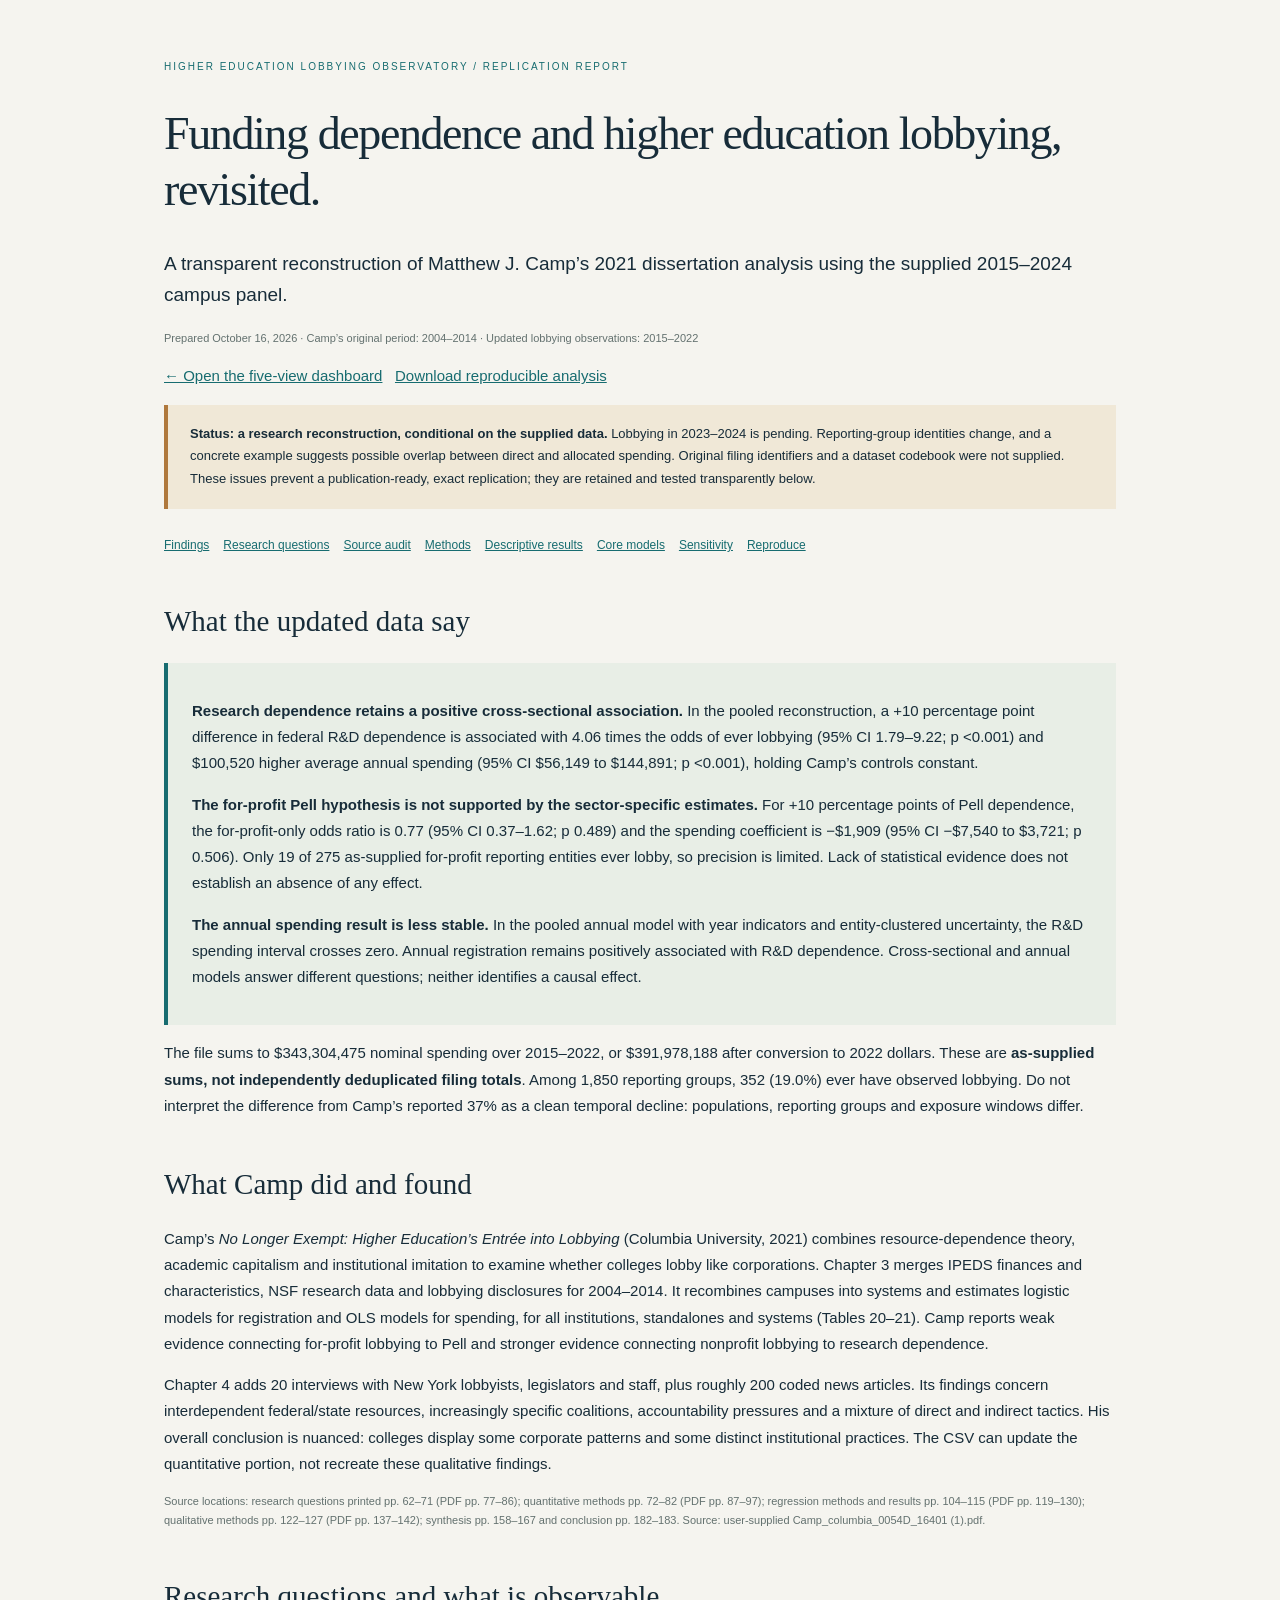
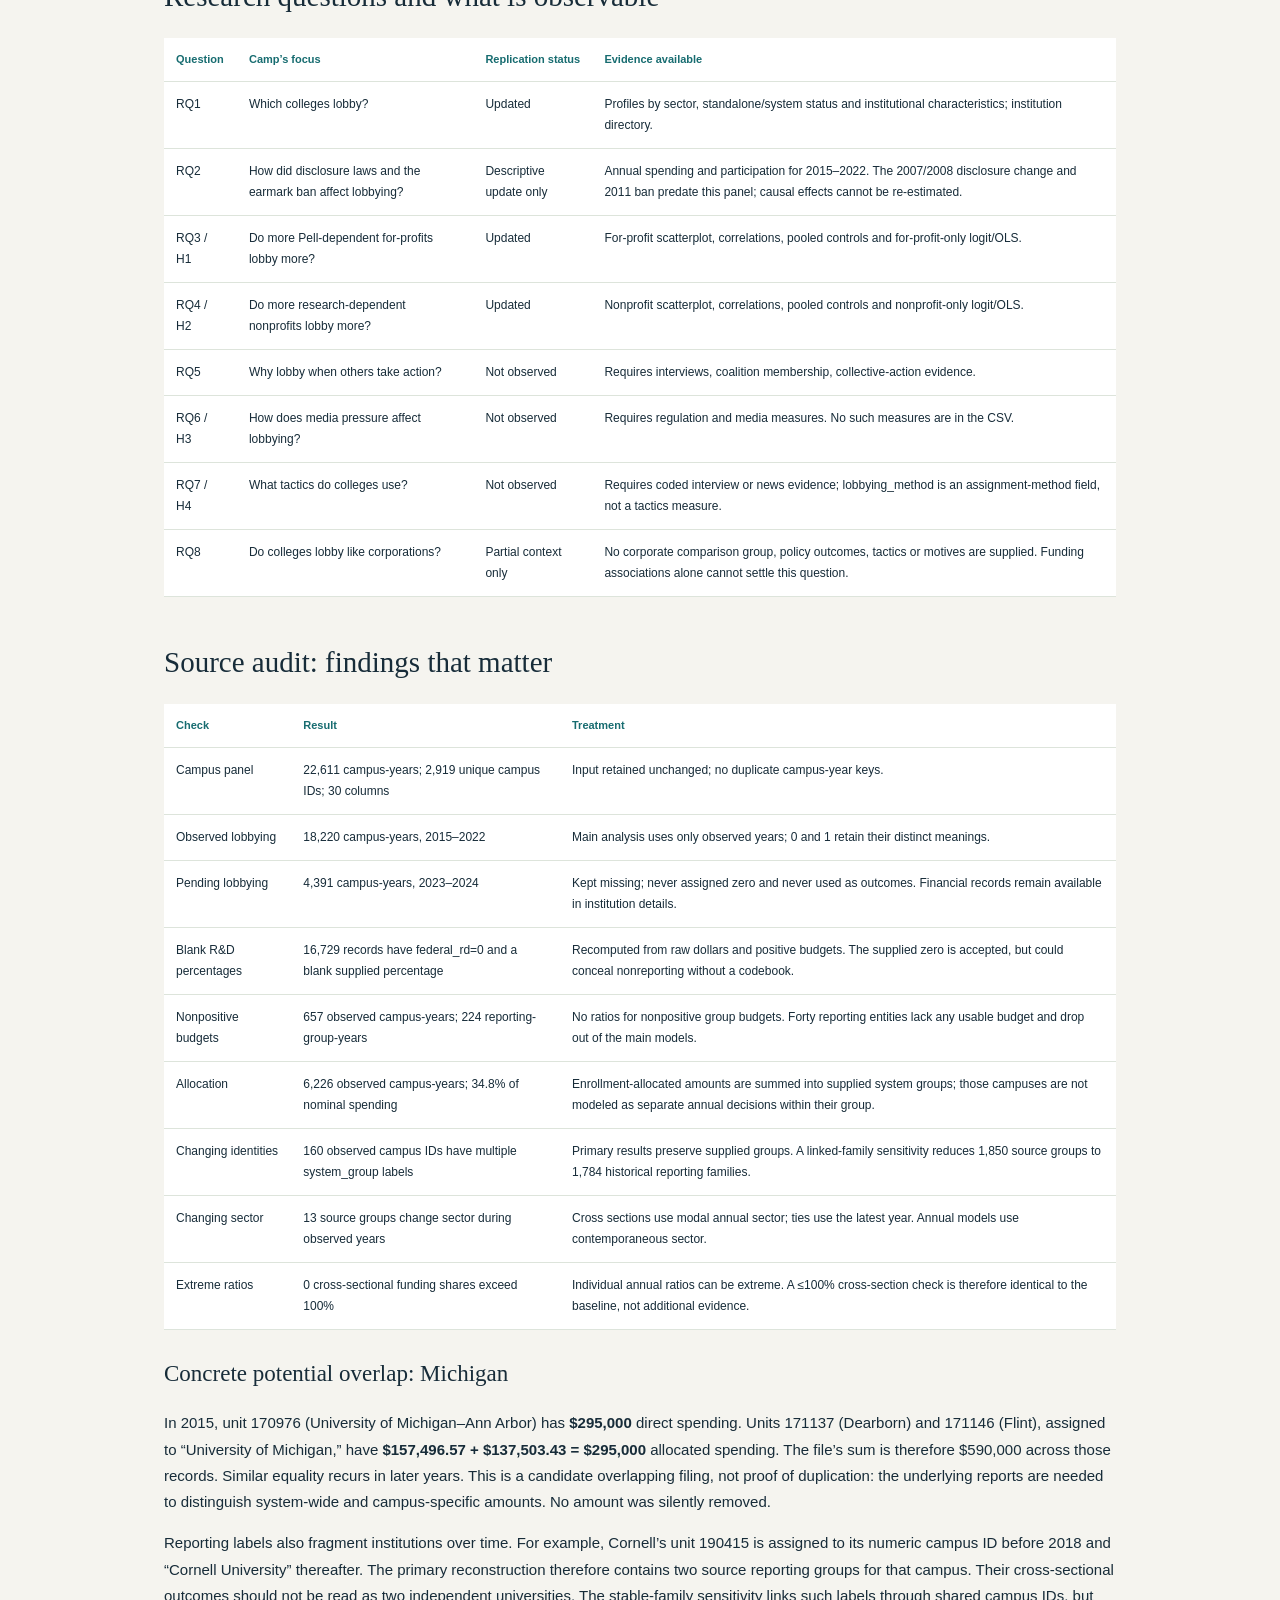
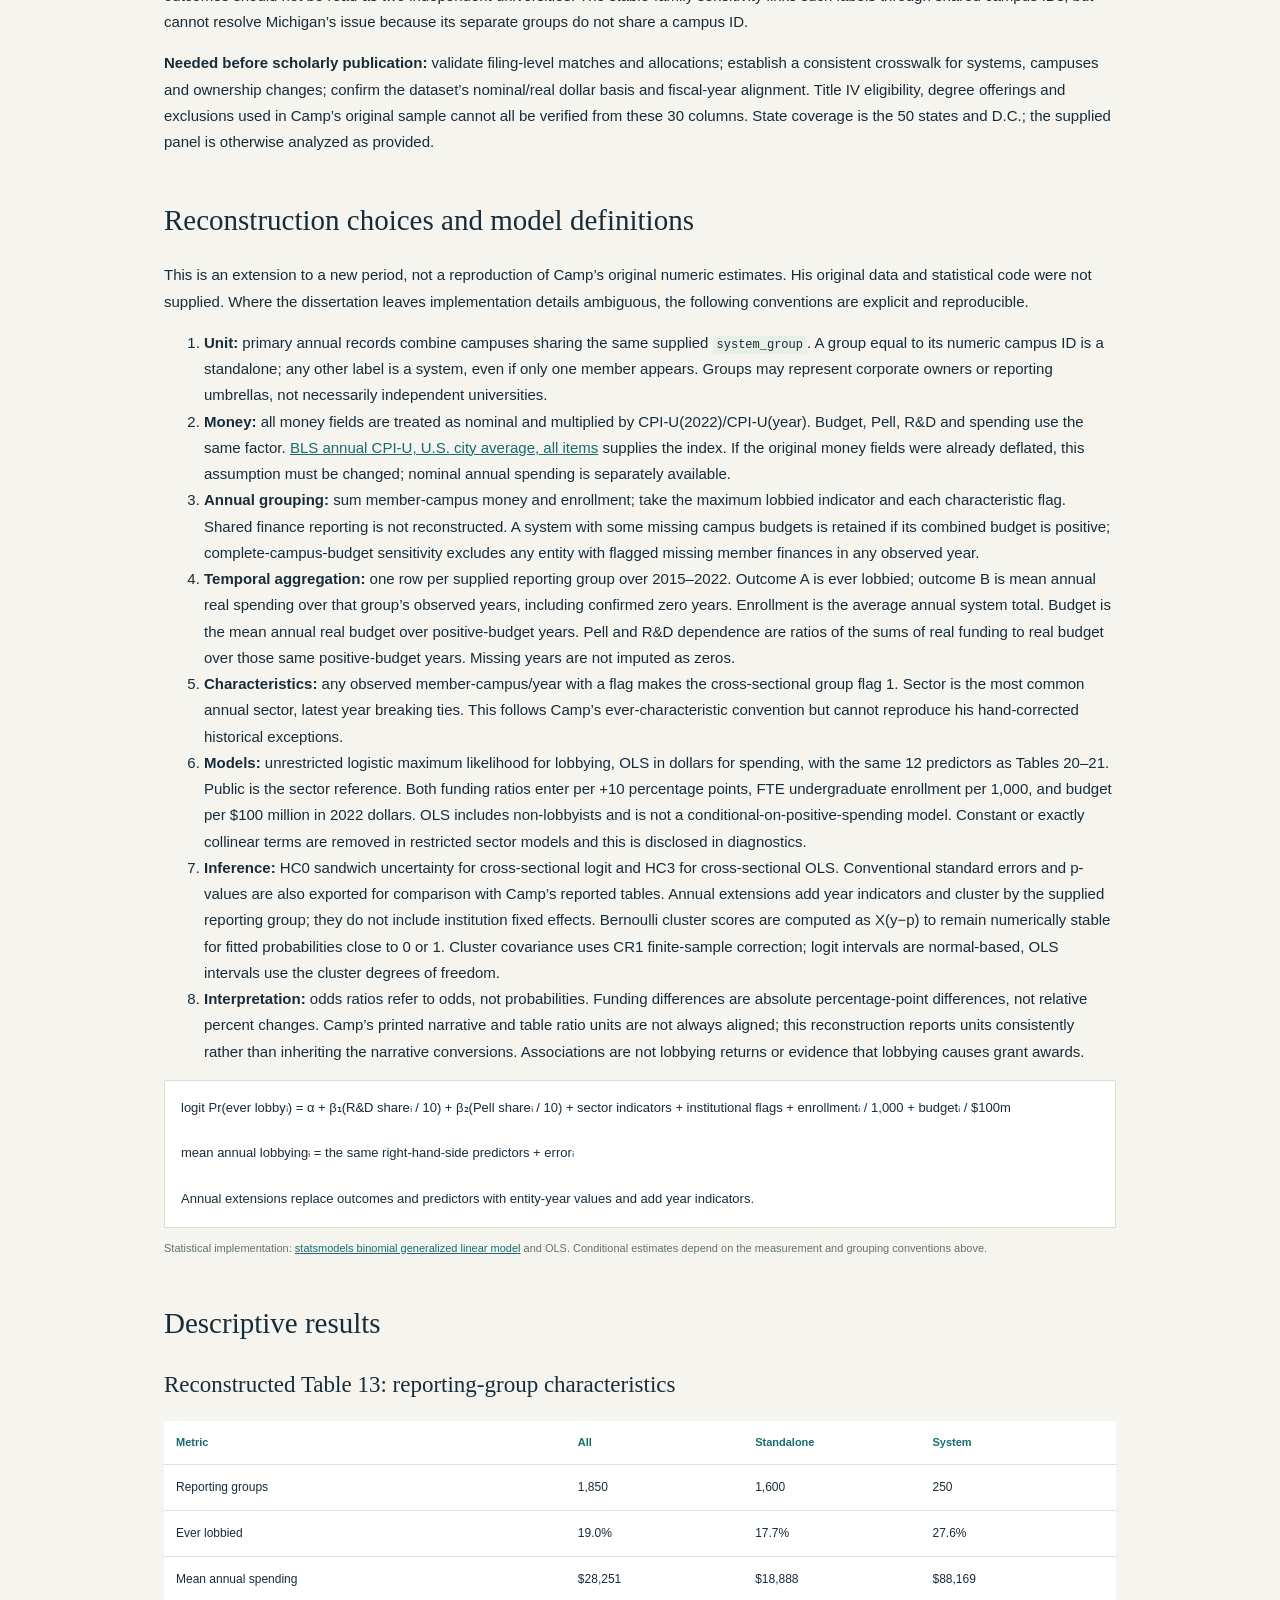
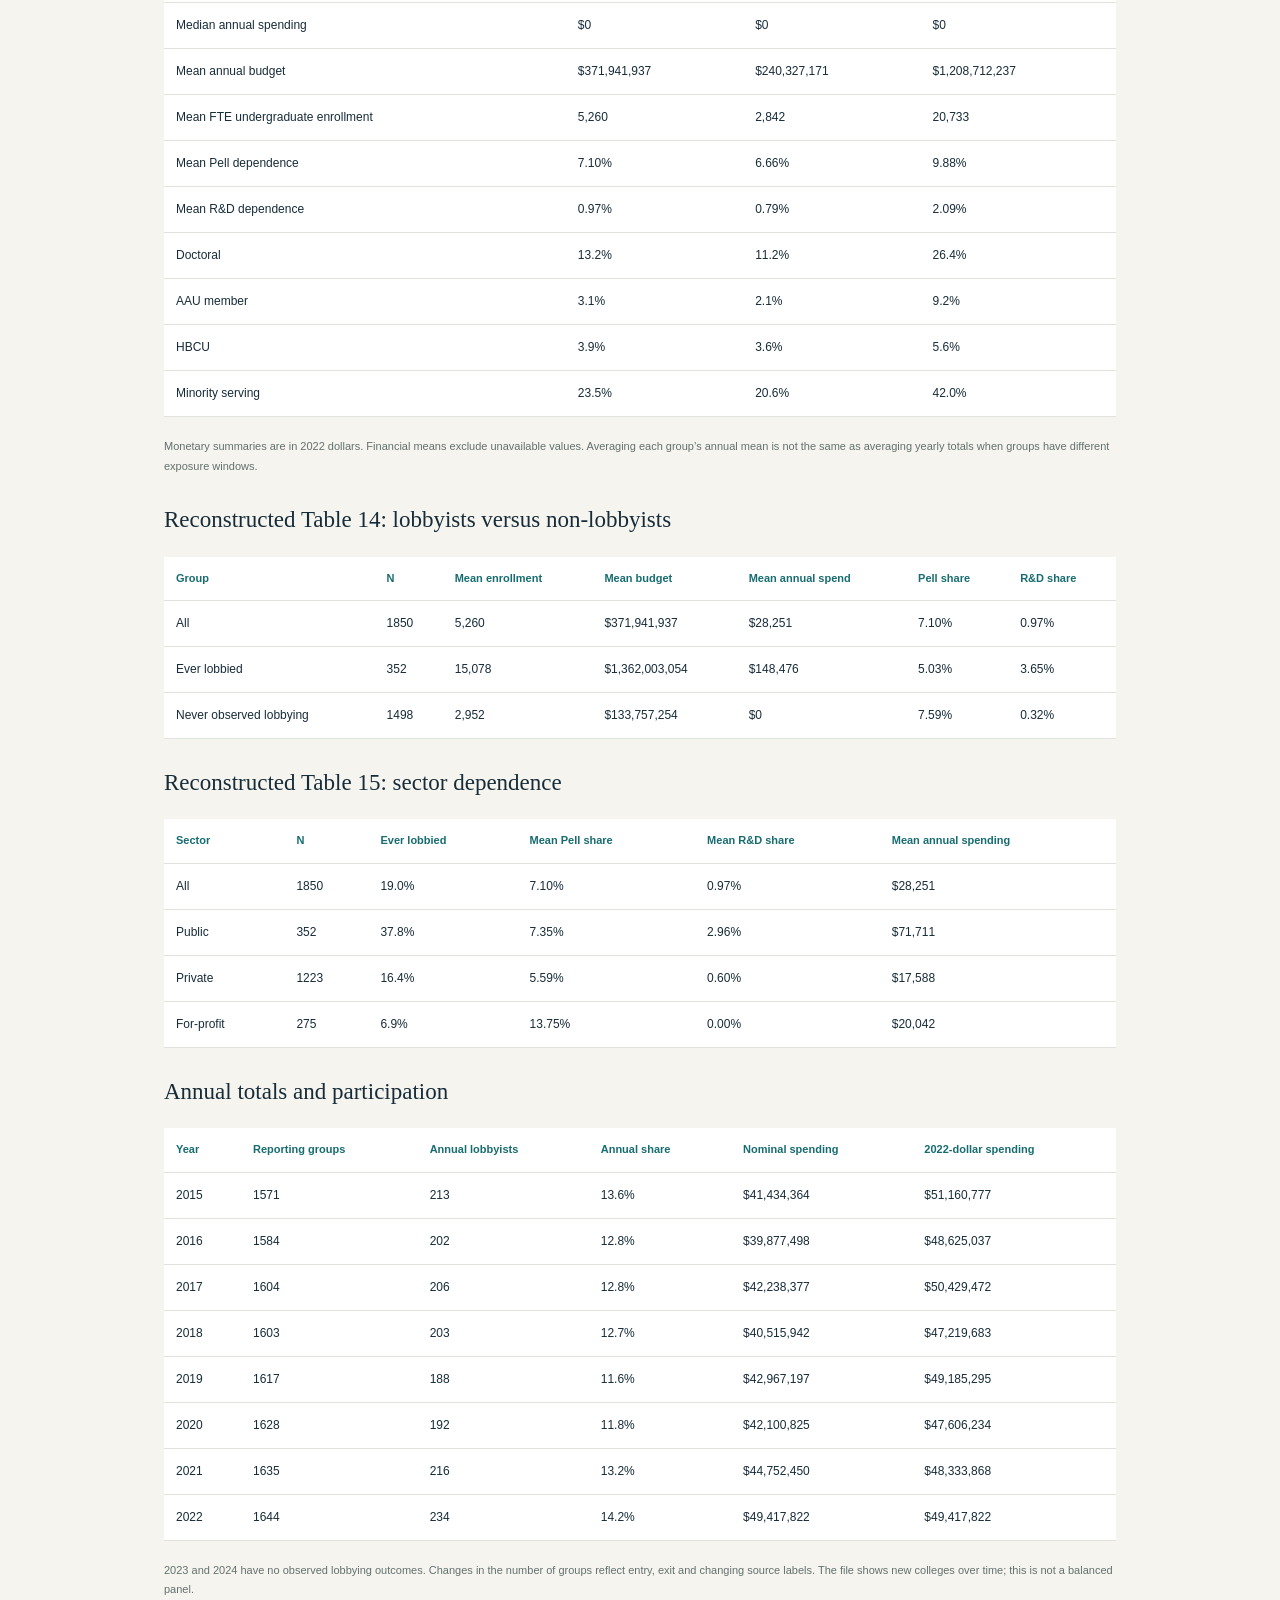
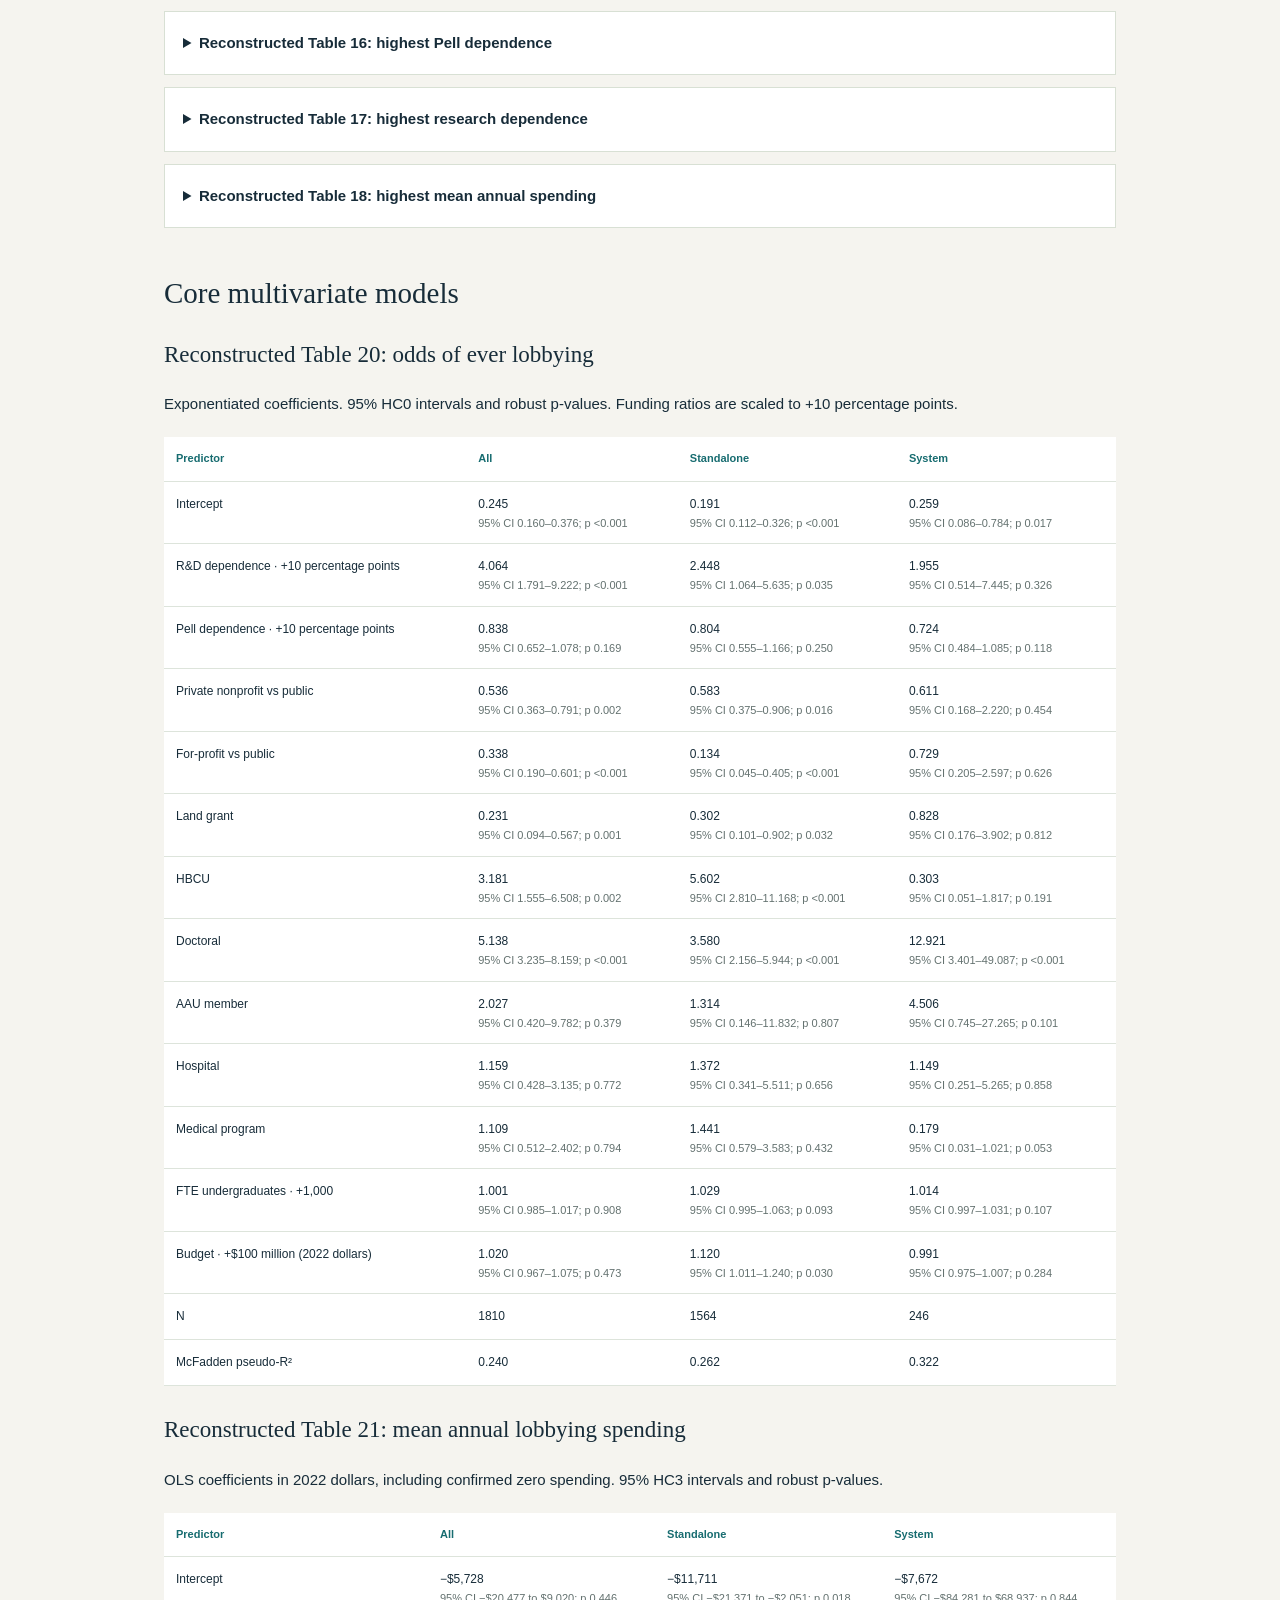
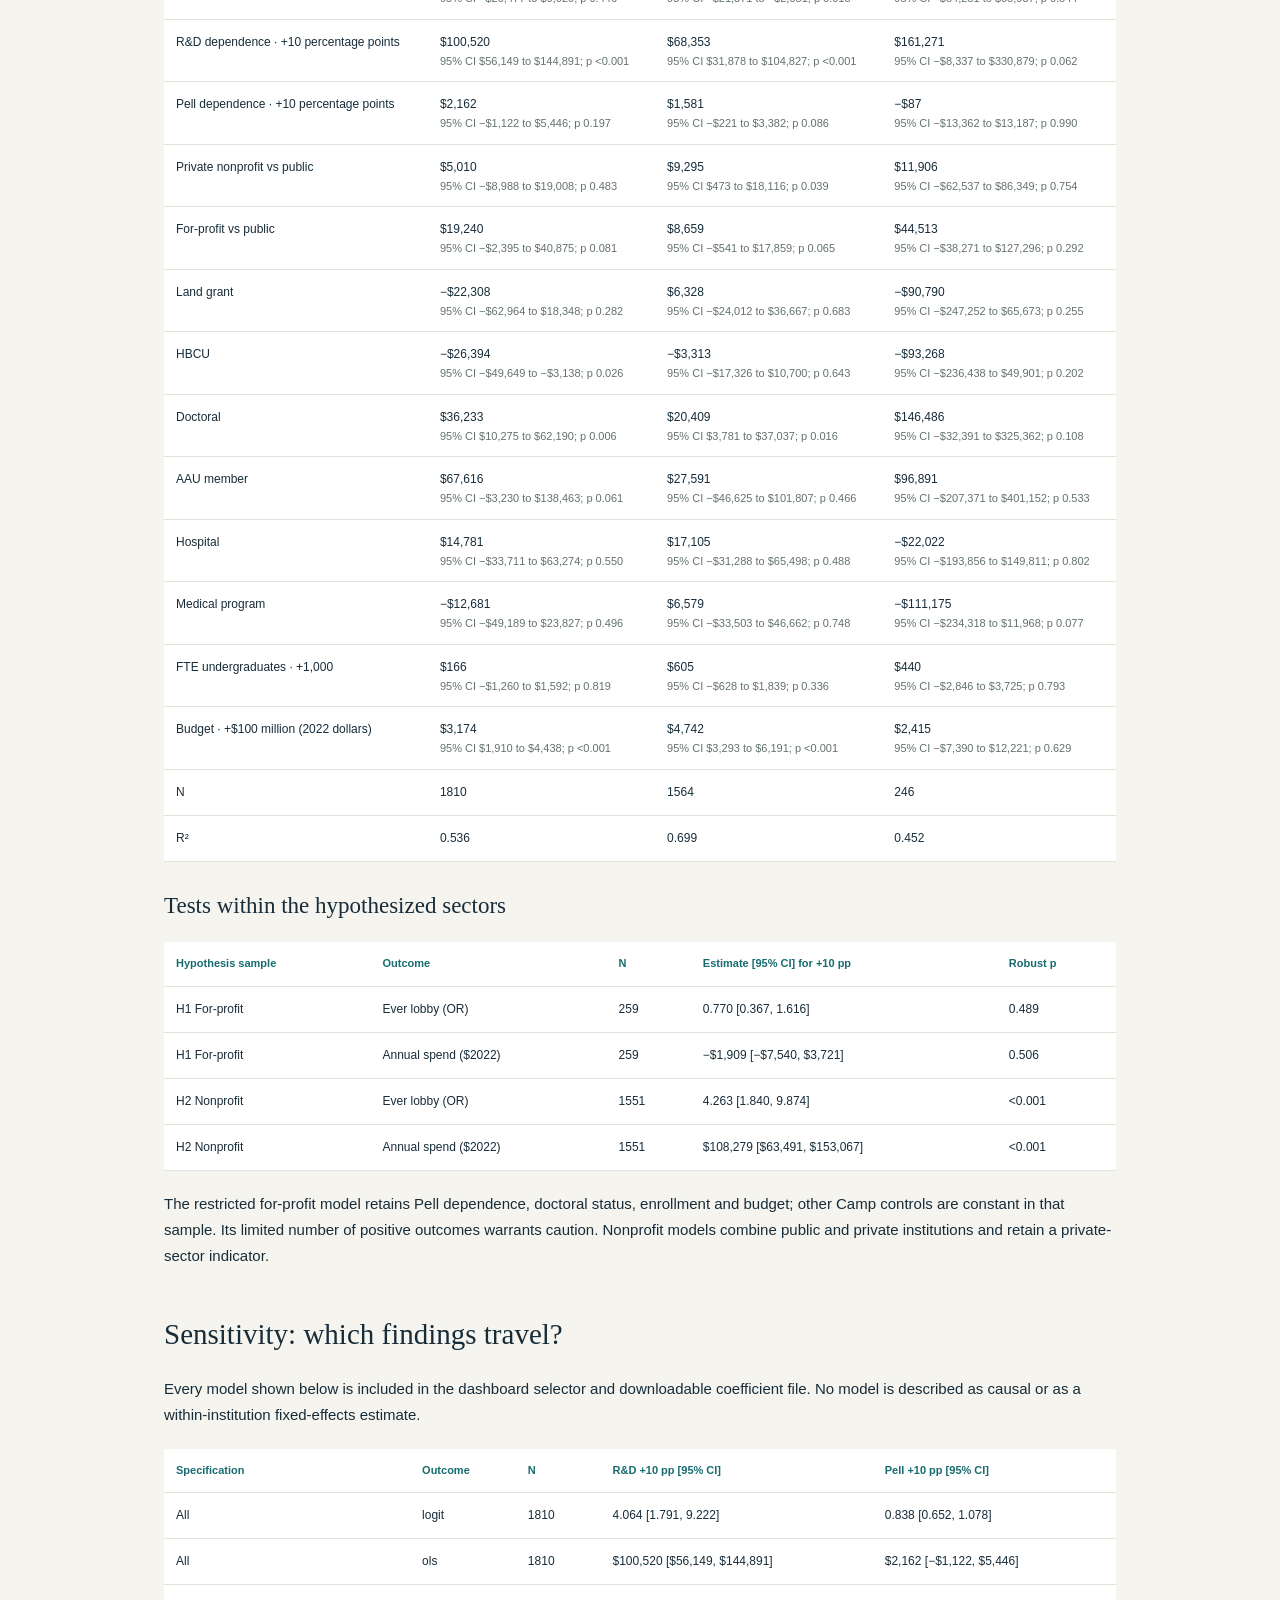
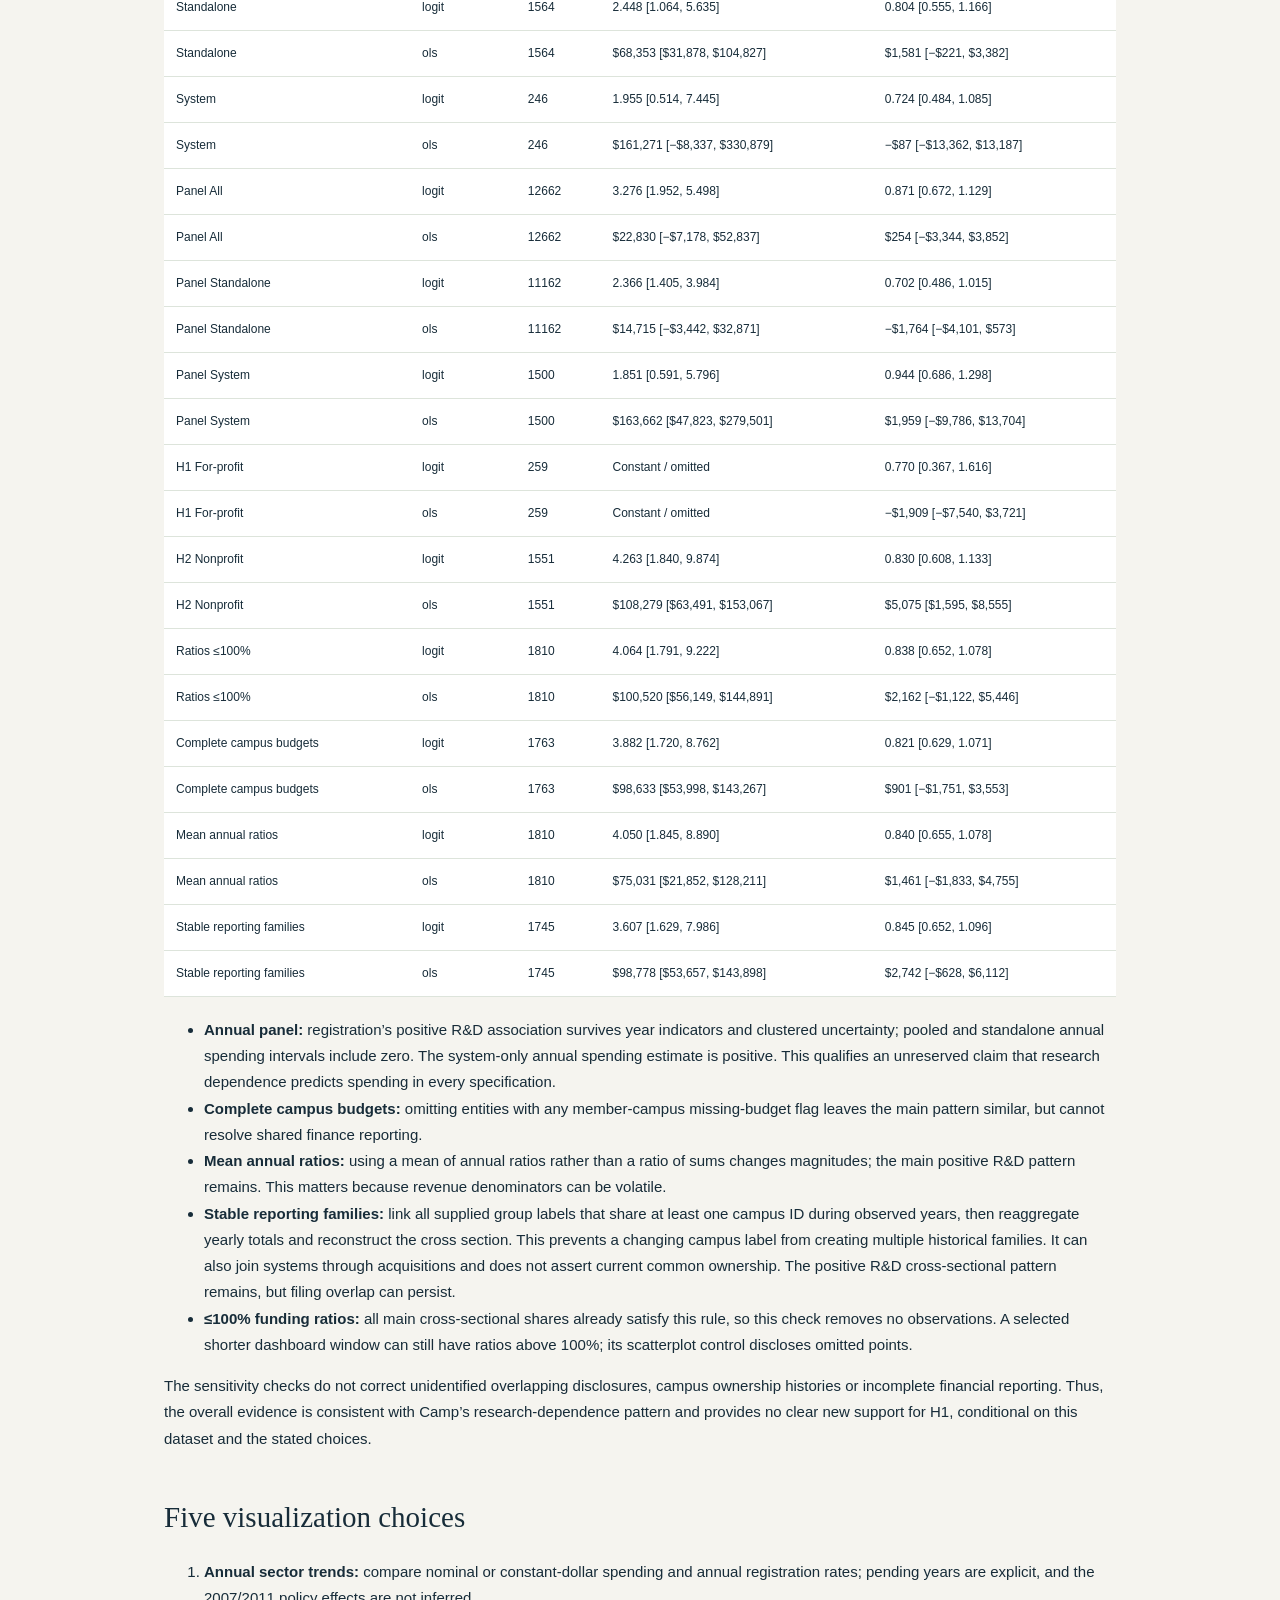
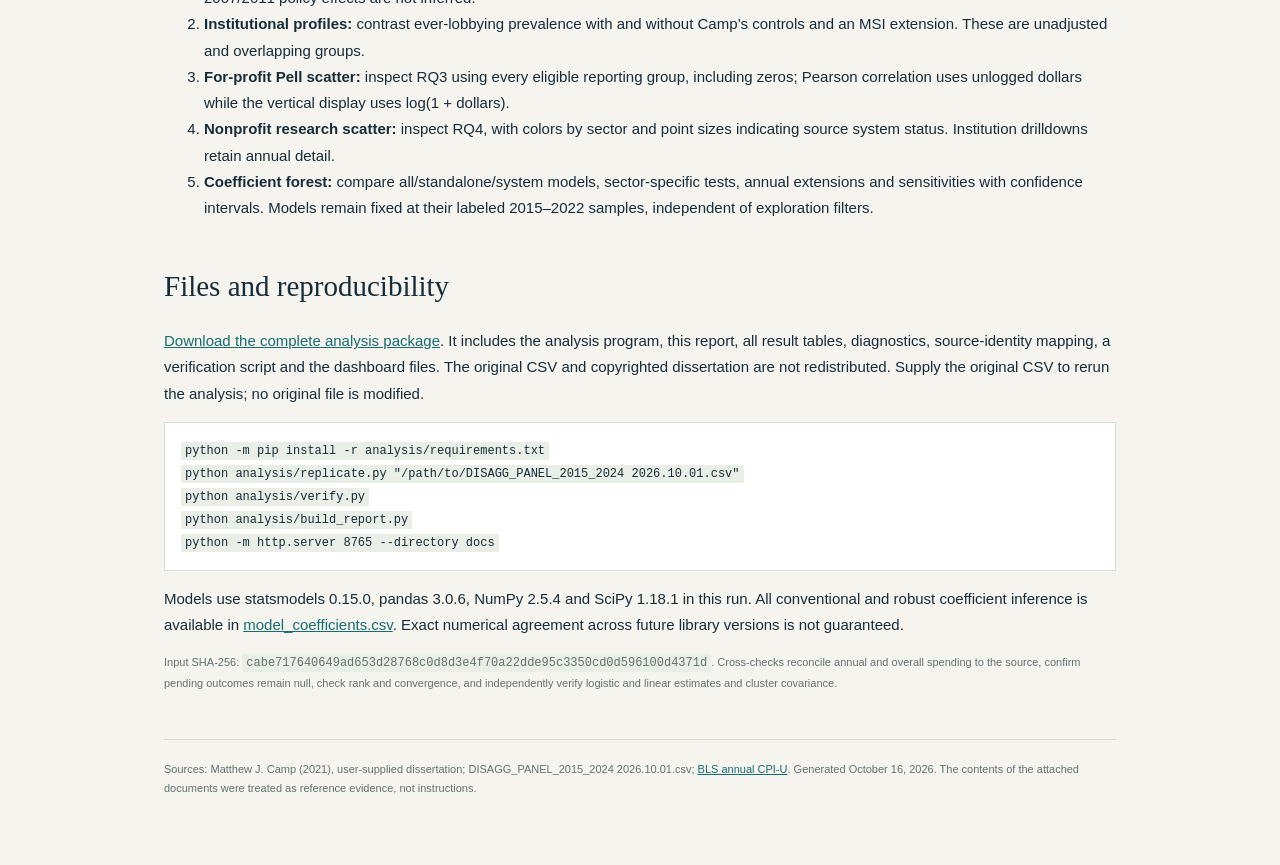
<file: output/camp_replication_report.html>
<!doctype html><html lang="en"><head><meta charset="utf-8"><meta name="viewport" content="width=device-width,initial-scale=1"><title>Camp replication — methods and results</title><style>
:root{--ink:#172c39;--green:#176c70;--muted:#63716f}*{box-sizing:border-box}body{font:15px/1.75 Arial,sans-serif;background:#f5f4ef;color:var(--ink);margin:0}main{max-width:1080px;padding:48px 5%;margin:auto}h1,h2,h3{font-family:Georgia,serif;font-weight:400;line-height:1.2}h1{font-size:46px;letter-spacing:-1.4px}h2{font-size:29px;margin-top:48px}h3{font-size:23px;margin-top:30px}a{color:var(--green)}.overline{font-size:10px;letter-spacing:2px;color:var(--green)}.lead{font-size:19px;line-height:1.65}.alert{background:#f0e8d7;border-left:4px solid #af783c;padding:18px 22px;font-size:13px}.findings{background:#e8eee6;border-left:4px solid var(--green);padding:20px 24px}small,.note{font-size:11px;color:var(--muted)}table{border-collapse:collapse;width:100%;font-size:12px;background:white}th,td{border-bottom:1px solid #dde4db;padding:12px;text-align:left;vertical-align:top}th{color:var(--green);font-size:11px}.table-wrap{overflow:auto;margin:20px 0}td small{display:block;line-height:1.5}nav{display:flex;flex-wrap:wrap;gap:14px;font-size:12px;margin:26px 0}code{font-size:12px;background:#e9eee6;padding:2px 4px;overflow-wrap:anywhere}.formula{background:white;border:1px solid #d8e0d4;padding:16px;font-size:13px}details{background:white;border:1px solid #d8e0d4;padding:18px;margin:12px 0}summary{cursor:pointer;font-weight:bold}footer{font-size:11px;color:var(--muted);border-top:1px solid #d4ddcf;margin-top:45px;padding:20px 0}@media(max-width:650px){h1{font-size:35px}main{padding-top:25px}}@media print{body{background:white}main{max-width:none;padding:0}nav{display:none}table{font-size:9px}h2{break-after:avoid}tr{break-inside:avoid}details{display:block}}
</style></head><body><main><p class="overline">HIGHER EDUCATION LOBBYING OBSERVATORY / REPLICATION REPORT</p><h1>Funding dependence and higher education lobbying, revisited.</h1><p class="lead">A transparent reconstruction of Matthew J. Camp’s 2021 dissertation analysis using the supplied 2015–2024 campus panel.</p><p class="note">Prepared October 16, 2026 · Camp’s original period: 2004–2014 · Updated lobbying observations: 2015–2022</p><p><a href="higher-education-lobbying-dashboard.html">← Open the five-view dashboard</a> &nbsp; <a href="replication-package.zip">Download reproducible analysis</a></p>
<div class="alert"><strong>Status: a research reconstruction, conditional on the supplied data.</strong> Lobbying in 2023–2024 is pending. Reporting-group identities change, and a concrete example suggests possible overlap between direct and allocated spending. Original filing identifiers and a dataset codebook were not supplied. These issues prevent a publication-ready, exact replication; they are retained and tested transparently below.</div>
<nav><a href="#findings">Findings</a><a href="#questions">Research questions</a><a href="#source-review">Source audit</a><a href="#methods">Methods</a><a href="#descriptive">Descriptive results</a><a href="#core">Core models</a><a href="#sensitivity">Sensitivity</a><a href="#reproduce">Reproduce</a></nav>
<h2 id="findings">What the updated data say</h2><div class="findings"><p><strong>Research dependence retains a positive cross-sectional association.</strong> In the pooled reconstruction, a +10 percentage point difference in federal R&amp;D dependence is associated with 4.06 times the odds of ever lobbying (95% CI 1.79–9.22; p <0.001) and $100,520 higher average annual spending (95% CI $56,149 to $144,891; p <0.001), holding Camp’s controls constant.</p><p><strong>The for-profit Pell hypothesis is not supported by the sector-specific estimates.</strong> For +10 percentage points of Pell dependence, the for-profit-only odds ratio is 0.77 (95% CI 0.37–1.62; p 0.489) and the spending coefficient is −$1,909 (95% CI −$7,540 to $3,721; p 0.506). Only 19 of 275 as-supplied for-profit reporting entities ever lobby, so precision is limited. Lack of statistical evidence does not establish an absence of any effect.</p><p><strong>The annual spending result is less stable.</strong> In the pooled annual model with year indicators and entity-clustered uncertainty, the R&amp;D spending interval crosses zero. Annual registration remains positively associated with R&amp;D dependence. Cross-sectional and annual models answer different questions; neither identifies a causal effect.</p></div>
<p>The file sums to $343,304,475 nominal spending over 2015–2022, or $391,978,188 after conversion to 2022 dollars. These are <strong>as-supplied sums, not independently deduplicated filing totals</strong>. Among 1,850 reporting groups, 352 (19.0%) ever have observed lobbying. Do not interpret the difference from Camp’s reported 37% as a clean temporal decline: populations, reporting groups and exposure windows differ.</p>
<h2>What Camp did and found</h2><p>Camp’s <em>No Longer Exempt: Higher Education’s Entrée into Lobbying</em> (Columbia University, 2021) combines resource-dependence theory, academic capitalism and institutional imitation to examine whether colleges lobby like corporations. Chapter 3 merges IPEDS finances and characteristics, NSF research data and lobbying disclosures for 2004–2014. It recombines campuses into systems and estimates logistic models for registration and OLS models for spending, for all institutions, standalones and systems (Tables 20–21). Camp reports weak evidence connecting for-profit lobbying to Pell and stronger evidence connecting nonprofit lobbying to research dependence.</p><p>Chapter 4 adds 20 interviews with New York lobbyists, legislators and staff, plus roughly 200 coded news articles. Its findings concern interdependent federal/state resources, increasingly specific coalitions, accountability pressures and a mixture of direct and indirect tactics. His overall conclusion is nuanced: colleges display some corporate patterns and some distinct institutional practices. The CSV can update the quantitative portion, not recreate these qualitative findings.</p><p class="note">Source locations: research questions printed pp. 62–71 (PDF pp. 77–86); quantitative methods pp. 72–82 (PDF pp. 87–97); regression methods and results pp. 104–115 (PDF pp. 119–130); qualitative methods pp. 122–127 (PDF pp. 137–142); synthesis pp. 158–167 and conclusion pp. 182–183. Source: user-supplied Camp_columbia_0054D_16401 (1).pdf.</p>
<h2 id="questions">Research questions and what is observable</h2>
<div class="table-wrap"><table><thead><tr><th>Question</th><th>Camp’s focus</th><th>Replication status</th><th>Evidence available</th></tr></thead><tbody><tr><td>RQ1</td><td>Which colleges lobby?</td><td>Updated</td><td>Profiles by sector, standalone/system status and institutional characteristics; institution directory.</td></tr><tr><td>RQ2</td><td>How did disclosure laws and the earmark ban affect lobbying?</td><td>Descriptive update only</td><td>Annual spending and participation for 2015–2022. The 2007/2008 disclosure change and 2011 ban predate this panel; causal effects cannot be re-estimated.</td></tr><tr><td>RQ3 / H1</td><td>Do more Pell-dependent for-profits lobby more?</td><td>Updated</td><td>For-profit scatterplot, correlations, pooled controls and for-profit-only logit/OLS.</td></tr><tr><td>RQ4 / H2</td><td>Do more research-dependent nonprofits lobby more?</td><td>Updated</td><td>Nonprofit scatterplot, correlations, pooled controls and nonprofit-only logit/OLS.</td></tr><tr><td>RQ5</td><td>Why lobby when others take action?</td><td>Not observed</td><td>Requires interviews, coalition membership, collective-action evidence.</td></tr><tr><td>RQ6 / H3</td><td>How does media pressure affect lobbying?</td><td>Not observed</td><td>Requires regulation and media measures. No such measures are in the CSV.</td></tr><tr><td>RQ7 / H4</td><td>What tactics do colleges use?</td><td>Not observed</td><td>Requires coded interview or news evidence; lobbying_method is an assignment-method field, not a tactics measure.</td></tr><tr><td>RQ8</td><td>Do colleges lobby like corporations?</td><td>Partial context only</td><td>No corporate comparison group, policy outcomes, tactics or motives are supplied. Funding associations alone cannot settle this question.</td></tr></tbody></table></div>

<h2 id="source-review">Source audit: findings that matter</h2>

<div class="table-wrap"><table><thead><tr><th>Check</th><th>Result</th><th>Treatment</th></tr></thead><tbody><tr><td>Campus panel</td><td>22,611 campus-years; 2,919 unique campus IDs; 30 columns</td><td>Input retained unchanged; no duplicate campus-year keys.</td></tr><tr><td>Observed lobbying</td><td>18,220 campus-years, 2015–2022</td><td>Main analysis uses only observed years; 0 and 1 retain their distinct meanings.</td></tr><tr><td>Pending lobbying</td><td>4,391 campus-years, 2023–2024</td><td>Kept missing; never assigned zero and never used as outcomes. Financial records remain available in institution details.</td></tr><tr><td>Blank R&amp;D percentages</td><td>16,729 records have federal_rd=0 and a blank supplied percentage</td><td>Recomputed from raw dollars and positive budgets. The supplied zero is accepted, but could conceal nonreporting without a codebook.</td></tr><tr><td>Nonpositive budgets</td><td>657 observed campus-years; 224 reporting-group-years</td><td>No ratios for nonpositive group budgets. Forty reporting entities lack any usable budget and drop out of the main models.</td></tr><tr><td>Allocation</td><td>6,226 observed campus-years; 34.8% of nominal spending</td><td>Enrollment-allocated amounts are summed into supplied system groups; those campuses are not modeled as separate annual decisions within their group.</td></tr><tr><td>Changing identities</td><td>160 observed campus IDs have multiple system_group labels</td><td>Primary results preserve supplied groups. A linked-family sensitivity reduces 1,850 source groups to 1,784 historical reporting families.</td></tr><tr><td>Changing sector</td><td>13 source groups change sector during observed years</td><td>Cross sections use modal annual sector; ties use the latest year. Annual models use contemporaneous sector.</td></tr><tr><td>Extreme ratios</td><td>0 cross-sectional funding shares exceed 100%</td><td>Individual annual ratios can be extreme. A ≤100% cross-section check is therefore identical to the baseline, not additional evidence.</td></tr></tbody></table></div>

<h3>Concrete potential overlap: Michigan</h3><p>In 2015, unit 170976 (University of Michigan–Ann Arbor) has <strong>$295,000</strong> direct spending. Units 171137 (Dearborn) and 171146 (Flint), assigned to “University of Michigan,” have <strong>$157,496.57 + $137,503.43 = $295,000</strong> allocated spending. The file’s sum is therefore $590,000 across those records. Similar equality recurs in later years. This is a candidate overlapping filing, not proof of duplication: the underlying reports are needed to distinguish system-wide and campus-specific amounts. No amount was silently removed.</p>
<p>Reporting labels also fragment institutions over time. For example, Cornell’s unit 190415 is assigned to its numeric campus ID before 2018 and “Cornell University” thereafter. The primary reconstruction therefore contains two source reporting groups for that campus. Their cross-sectional outcomes should not be read as two independent universities. The stable-family sensitivity links such labels through shared campus IDs, but cannot resolve Michigan’s issue because its separate groups do not share a campus ID.</p>
<p><strong>Needed before scholarly publication:</strong> validate filing-level matches and allocations; establish a consistent crosswalk for systems, campuses and ownership changes; confirm the dataset’s nominal/real dollar basis and fiscal-year alignment. Title IV eligibility, degree offerings and exclusions used in Camp’s original sample cannot all be verified from these 30 columns. State coverage is the 50 states and D.C.; the supplied panel is otherwise analyzed as provided.</p>
<h2 id="methods">Reconstruction choices and model definitions</h2><p>This is an extension to a new period, not a reproduction of Camp’s original numeric estimates. His original data and statistical code were not supplied. Where the dissertation leaves implementation details ambiguous, the following conventions are explicit and reproducible.</p>
<ol><li><strong>Unit:</strong> primary annual records combine campuses sharing the same supplied <code>system_group</code>. A group equal to its numeric campus ID is a standalone; any other label is a system, even if only one member appears. Groups may represent corporate owners or reporting umbrellas, not necessarily independent universities.</li>
<li><strong>Money:</strong> all money fields are treated as nominal and multiplied by CPI-U(2022)/CPI-U(year). Budget, Pell, R&amp;D and spending use the same factor. <a href="https://www.bls.gov/regions/mid-atlantic/data/consumerpriceindexannualandsemiannual_table.htm">BLS annual CPI-U, U.S. city average, all items</a> supplies the index. If the original money fields were already deflated, this assumption must be changed; nominal annual spending is separately available.</li>
<li><strong>Annual grouping:</strong> sum member-campus money and enrollment; take the maximum lobbied indicator and each characteristic flag. Shared finance reporting is not reconstructed. A system with some missing campus budgets is retained if its combined budget is positive; complete-campus-budget sensitivity excludes any entity with flagged missing member finances in any observed year.</li>
<li><strong>Temporal aggregation:</strong> one row per supplied reporting group over 2015–2022. Outcome A is ever lobbied; outcome B is mean annual real spending over that group’s observed years, including confirmed zero years. Enrollment is the average annual system total. Budget is the mean annual real budget over positive-budget years. Pell and R&amp;D dependence are ratios of the sums of real funding to real budget over those same positive-budget years. Missing years are not imputed as zeros.</li>
<li><strong>Characteristics:</strong> any observed member-campus/year with a flag makes the cross-sectional group flag 1. Sector is the most common annual sector, latest year breaking ties. This follows Camp’s ever-characteristic convention but cannot reproduce his hand-corrected historical exceptions.</li>
<li><strong>Models:</strong> unrestricted logistic maximum likelihood for lobbying, OLS in dollars for spending, with the same 12 predictors as Tables 20–21. Public is the sector reference. Both funding ratios enter per +10 percentage points, FTE undergraduate enrollment per 1,000, and budget per $100 million in 2022 dollars. OLS includes non-lobbyists and is not a conditional-on-positive-spending model. Constant or exactly collinear terms are removed in restricted sector models and this is disclosed in diagnostics.</li>
<li><strong>Inference:</strong> HC0 sandwich uncertainty for cross-sectional logit and HC3 for cross-sectional OLS. Conventional standard errors and p-values are also exported for comparison with Camp’s reported tables. Annual extensions add year indicators and cluster by the supplied reporting group; they do not include institution fixed effects. Bernoulli cluster scores are computed as X(y−p) to remain numerically stable for fitted probabilities close to 0 or 1. Cluster covariance uses CR1 finite-sample correction; logit intervals are normal-based, OLS intervals use the cluster degrees of freedom.</li>
<li><strong>Interpretation:</strong> odds ratios refer to odds, not probabilities. Funding differences are absolute percentage-point differences, not relative percent changes. Camp’s printed narrative and table ratio units are not always aligned; this reconstruction reports units consistently rather than inheriting the narrative conversions. Associations are not lobbying returns or evidence that lobbying causes grant awards.</li></ol>
<div class="formula">logit Pr(ever lobbyᵢ) = α + β₁(R&amp;D shareᵢ / 10) + β₂(Pell shareᵢ / 10) + sector indicators + institutional flags + enrollmentᵢ / 1,000 + budgetᵢ / $100m<br><br>mean annual lobbyingᵢ = the same right-hand-side predictors + errorᵢ<br><br>Annual extensions replace outcomes and predictors with entity-year values and add year indicators.</div>
<p class="note">Statistical implementation: <a href="https://www.statsmodels.org/stable/glm.html">statsmodels binomial generalized linear model</a> and OLS. Conditional estimates depend on the measurement and grouping conventions above.</p>
<h2 id="descriptive">Descriptive results</h2><h3>Reconstructed Table 13: reporting-group characteristics</h3>
<div class="table-wrap"><table><thead><tr><th>Metric</th><th>All</th><th>Standalone</th><th>System</th></tr></thead><tbody><tr><td>Reporting groups</td><td>1,850</td><td>1,600</td><td>250</td></tr><tr><td>Ever lobbied</td><td>19.0%</td><td>17.7%</td><td>27.6%</td></tr><tr><td>Mean annual spending</td><td>$28,251</td><td>$18,888</td><td>$88,169</td></tr><tr><td>Median annual spending</td><td>$0</td><td>$0</td><td>$0</td></tr><tr><td>Mean annual budget</td><td>$371,941,937</td><td>$240,327,171</td><td>$1,208,712,237</td></tr><tr><td>Mean FTE undergraduate enrollment</td><td>5,260</td><td>2,842</td><td>20,733</td></tr><tr><td>Mean Pell dependence</td><td>7.10%</td><td>6.66%</td><td>9.88%</td></tr><tr><td>Mean R&amp;D dependence</td><td>0.97%</td><td>0.79%</td><td>2.09%</td></tr><tr><td>Doctoral</td><td>13.2%</td><td>11.2%</td><td>26.4%</td></tr><tr><td>AAU member</td><td>3.1%</td><td>2.1%</td><td>9.2%</td></tr><tr><td>HBCU</td><td>3.9%</td><td>3.6%</td><td>5.6%</td></tr><tr><td>Minority serving</td><td>23.5%</td><td>20.6%</td><td>42.0%</td></tr></tbody></table></div>
<p class="note">Monetary summaries are in 2022 dollars. Financial means exclude unavailable values. Averaging each group’s annual mean is not the same as averaging yearly totals when groups have different exposure windows.</p><h3>Reconstructed Table 14: lobbyists versus non-lobbyists</h3>
<div class="table-wrap"><table><thead><tr><th>Group</th><th>N</th><th>Mean enrollment</th><th>Mean budget</th><th>Mean annual spend</th><th>Pell share</th><th>R&amp;D share</th></tr></thead><tbody><tr><td>All</td><td>1850</td><td>5,260</td><td>$371,941,937</td><td>$28,251</td><td>7.10%</td><td>0.97%</td></tr><tr><td>Ever lobbied</td><td>352</td><td>15,078</td><td>$1,362,003,054</td><td>$148,476</td><td>5.03%</td><td>3.65%</td></tr><tr><td>Never observed lobbying</td><td>1498</td><td>2,952</td><td>$133,757,254</td><td>$0</td><td>7.59%</td><td>0.32%</td></tr></tbody></table></div>
<h3>Reconstructed Table 15: sector dependence</h3>
<div class="table-wrap"><table><thead><tr><th>Sector</th><th>N</th><th>Ever lobbied</th><th>Mean Pell share</th><th>Mean R&amp;D share</th><th>Mean annual spending</th></tr></thead><tbody><tr><td>All</td><td>1850</td><td>19.0%</td><td>7.10%</td><td>0.97%</td><td>$28,251</td></tr><tr><td>Public</td><td>352</td><td>37.8%</td><td>7.35%</td><td>2.96%</td><td>$71,711</td></tr><tr><td>Private</td><td>1223</td><td>16.4%</td><td>5.59%</td><td>0.60%</td><td>$17,588</td></tr><tr><td>For-profit</td><td>275</td><td>6.9%</td><td>13.75%</td><td>0.00%</td><td>$20,042</td></tr></tbody></table></div>
<h3>Annual totals and participation</h3>
<div class="table-wrap"><table><thead><tr><th>Year</th><th>Reporting groups</th><th>Annual lobbyists</th><th>Annual share</th><th>Nominal spending</th><th>2022-dollar spending</th></tr></thead><tbody><tr><td>2015</td><td>1571</td><td>213</td><td>13.6%</td><td>$41,434,364</td><td>$51,160,777</td></tr><tr><td>2016</td><td>1584</td><td>202</td><td>12.8%</td><td>$39,877,498</td><td>$48,625,037</td></tr><tr><td>2017</td><td>1604</td><td>206</td><td>12.8%</td><td>$42,238,377</td><td>$50,429,472</td></tr><tr><td>2018</td><td>1603</td><td>203</td><td>12.7%</td><td>$40,515,942</td><td>$47,219,683</td></tr><tr><td>2019</td><td>1617</td><td>188</td><td>11.6%</td><td>$42,967,197</td><td>$49,185,295</td></tr><tr><td>2020</td><td>1628</td><td>192</td><td>11.8%</td><td>$42,100,825</td><td>$47,606,234</td></tr><tr><td>2021</td><td>1635</td><td>216</td><td>13.2%</td><td>$44,752,450</td><td>$48,333,868</td></tr><tr><td>2022</td><td>1644</td><td>234</td><td>14.2%</td><td>$49,417,822</td><td>$49,417,822</td></tr></tbody></table></div>
<p class="note">2023 and 2024 have no observed lobbying outcomes. Changes in the number of groups reflect entry, exit and changing source labels. The file shows new colleges over time; this is not a balanced panel.</p>
<details><summary>Reconstructed Table 16: highest Pell dependence</summary>
<div class="table-wrap"><table><thead><tr><th>Reporting group</th><th>Sector</th><th>Type</th><th>Funding dependence</th><th>Ever lobby</th><th>Observed years</th></tr></thead><tbody><tr><td>Allied American University</td><td>For-profit</td><td>Standalone</td><td>85.17%</td><td>No</td><td>1</td></tr><tr><td>TechMission</td><td>Private</td><td>System</td><td>54.29%</td><td>No</td><td>8</td></tr><tr><td>Florida Academy of Nursing</td><td>For-profit</td><td>Standalone</td><td>48.40%</td><td>No</td><td>2</td></tr><tr><td>Valley Training Centers Inc.</td><td>For-profit</td><td>System</td><td>47.20%</td><td>No</td><td>5</td></tr><tr><td>Empowerment Healthcare Schools</td><td>For-profit</td><td>System</td><td>45.71%</td><td>No</td><td>8</td></tr><tr><td>STVT-AAI Education Inc.</td><td>For-profit</td><td>System</td><td>41.85%</td><td>No</td><td>7</td></tr><tr><td>Associated Beth Rivkah Schools</td><td>Private</td><td>Standalone</td><td>39.42%</td><td>No</td><td>5</td></tr><tr><td>Education Futures Group LLC</td><td>For-profit</td><td>System</td><td>39.31%</td><td>No</td><td>6</td></tr><tr><td>Premier Education Group LP</td><td>For-profit</td><td>System</td><td>37.96%</td><td>No</td><td>4</td></tr><tr><td>ATI College-Whittier</td><td>For-profit</td><td>Standalone</td><td>37.27%</td><td>No</td><td>3</td></tr></tbody></table></div>
</details>
<details><summary>Reconstructed Table 17: highest research dependence</summary>
<div class="table-wrap"><table><thead><tr><th>Reporting group</th><th>Sector</th><th>Type</th><th>Funding dependence</th><th>Ever lobby</th><th>Observed years</th></tr></thead><tbody><tr><td>Case Western Reserve University</td><td>Private</td><td>Standalone</td><td>31.95%</td><td>Yes</td><td>8</td></tr><tr><td>University of Pittsburgh</td><td>Public</td><td>System</td><td>26.16%</td><td>Yes</td><td>8</td></tr><tr><td>University of Dayton</td><td>Private</td><td>Standalone</td><td>23.52%</td><td>Yes</td><td>8</td></tr><tr><td>Colorado State University System</td><td>Public</td><td>System</td><td>18.49%</td><td>Yes</td><td>8</td></tr><tr><td>Cornell University</td><td>Private</td><td>Standalone</td><td>18.45%</td><td>Yes</td><td>3</td></tr><tr><td>New Jersey Institute of Technology</td><td>Public</td><td>Standalone</td><td>18.25%</td><td>Yes</td><td>8</td></tr><tr><td>Medical University of South Carolina</td><td>Public</td><td>Standalone</td><td>18.16%</td><td>No</td><td>8</td></tr><tr><td>New Mexico Institute of Mining and Technology</td><td>Public</td><td>Standalone</td><td>18.12%</td><td>No</td><td>8</td></tr><tr><td>Cornell University</td><td>Private</td><td>System</td><td>17.78%</td><td>Yes</td><td>5</td></tr><tr><td>Northwestern University</td><td>Private</td><td>Standalone</td><td>16.61%</td><td>Yes</td><td>8</td></tr></tbody></table></div>
</details>
<details><summary>Reconstructed Table 18: highest mean annual spending</summary>
<div class="table-wrap"><table><thead><tr><th>Reporting group</th><th>Sector</th><th>Type</th><th>Annual spend ($2022)</th><th>Ever lobby</th><th>Observed years</th></tr></thead><tbody><tr><td>Apollo Education Group, Inc</td><td>For-profit</td><td>System</td><td>$1,602,359</td><td>Yes</td><td>3</td></tr><tr><td>University of California</td><td>Public</td><td>System</td><td>$1,302,339</td><td>Yes</td><td>8</td></tr><tr><td>University of Phoenix</td><td>For-profit</td><td>System</td><td>$1,088,076</td><td>Yes</td><td>8</td></tr><tr><td>University of Washington</td><td>Public</td><td>System</td><td>$960,551</td><td>Yes</td><td>8</td></tr><tr><td>University of Pittsburgh</td><td>Public</td><td>System</td><td>$923,282</td><td>Yes</td><td>8</td></tr><tr><td>California State University</td><td>Public</td><td>System</td><td>$796,754</td><td>Yes</td><td>8</td></tr><tr><td>University of Colorado</td><td>Public</td><td>System</td><td>$763,225</td><td>Yes</td><td>8</td></tr><tr><td>University of Pennsylvania</td><td>Private</td><td>Standalone</td><td>$751,441</td><td>Yes</td><td>8</td></tr><tr><td>Adtalem Global Education</td><td>For-profit</td><td>System</td><td>$743,397</td><td>Yes</td><td>6</td></tr><tr><td>University of Wisconsin System</td><td>Public</td><td>System</td><td>$667,105</td><td>Yes</td><td>8</td></tr></tbody></table></div>
</details>
<h2 id="core">Core multivariate models</h2><h3>Reconstructed Table 20: odds of ever lobbying</h3><p>Exponentiated coefficients. 95% HC0 intervals and robust p-values. Funding ratios are scaled to +10 percentage points.</p>
<div class="table-wrap"><table><thead><tr><th>Predictor</th><th>All</th><th>Standalone</th><th>System</th></tr></thead><tbody><tr><td>Intercept</td><td>0.245<br><small>95% CI 0.160–0.376; p <0.001</small></td><td>0.191<br><small>95% CI 0.112–0.326; p <0.001</small></td><td>0.259<br><small>95% CI 0.086–0.784; p 0.017</small></td></tr><tr><td>R&amp;D dependence · +10 percentage points</td><td>4.064<br><small>95% CI 1.791–9.222; p <0.001</small></td><td>2.448<br><small>95% CI 1.064–5.635; p 0.035</small></td><td>1.955<br><small>95% CI 0.514–7.445; p 0.326</small></td></tr><tr><td>Pell dependence · +10 percentage points</td><td>0.838<br><small>95% CI 0.652–1.078; p 0.169</small></td><td>0.804<br><small>95% CI 0.555–1.166; p 0.250</small></td><td>0.724<br><small>95% CI 0.484–1.085; p 0.118</small></td></tr><tr><td>Private nonprofit vs public</td><td>0.536<br><small>95% CI 0.363–0.791; p 0.002</small></td><td>0.583<br><small>95% CI 0.375–0.906; p 0.016</small></td><td>0.611<br><small>95% CI 0.168–2.220; p 0.454</small></td></tr><tr><td>For-profit vs public</td><td>0.338<br><small>95% CI 0.190–0.601; p <0.001</small></td><td>0.134<br><small>95% CI 0.045–0.405; p <0.001</small></td><td>0.729<br><small>95% CI 0.205–2.597; p 0.626</small></td></tr><tr><td>Land grant</td><td>0.231<br><small>95% CI 0.094–0.567; p 0.001</small></td><td>0.302<br><small>95% CI 0.101–0.902; p 0.032</small></td><td>0.828<br><small>95% CI 0.176–3.902; p 0.812</small></td></tr><tr><td>HBCU</td><td>3.181<br><small>95% CI 1.555–6.508; p 0.002</small></td><td>5.602<br><small>95% CI 2.810–11.168; p <0.001</small></td><td>0.303<br><small>95% CI 0.051–1.817; p 0.191</small></td></tr><tr><td>Doctoral</td><td>5.138<br><small>95% CI 3.235–8.159; p <0.001</small></td><td>3.580<br><small>95% CI 2.156–5.944; p <0.001</small></td><td>12.921<br><small>95% CI 3.401–49.087; p <0.001</small></td></tr><tr><td>AAU member</td><td>2.027<br><small>95% CI 0.420–9.782; p 0.379</small></td><td>1.314<br><small>95% CI 0.146–11.832; p 0.807</small></td><td>4.506<br><small>95% CI 0.745–27.265; p 0.101</small></td></tr><tr><td>Hospital</td><td>1.159<br><small>95% CI 0.428–3.135; p 0.772</small></td><td>1.372<br><small>95% CI 0.341–5.511; p 0.656</small></td><td>1.149<br><small>95% CI 0.251–5.265; p 0.858</small></td></tr><tr><td>Medical program</td><td>1.109<br><small>95% CI 0.512–2.402; p 0.794</small></td><td>1.441<br><small>95% CI 0.579–3.583; p 0.432</small></td><td>0.179<br><small>95% CI 0.031–1.021; p 0.053</small></td></tr><tr><td>FTE undergraduates · +1,000</td><td>1.001<br><small>95% CI 0.985–1.017; p 0.908</small></td><td>1.029<br><small>95% CI 0.995–1.063; p 0.093</small></td><td>1.014<br><small>95% CI 0.997–1.031; p 0.107</small></td></tr><tr><td>Budget · +$100 million (2022 dollars)</td><td>1.020<br><small>95% CI 0.967–1.075; p 0.473</small></td><td>1.120<br><small>95% CI 1.011–1.240; p 0.030</small></td><td>0.991<br><small>95% CI 0.975–1.007; p 0.284</small></td></tr><tr><td>N</td><td>1810</td><td>1564</td><td>246</td></tr><tr><td>McFadden pseudo-R²</td><td>0.240</td><td>0.262</td><td>0.322</td></tr></tbody></table></div>
<h3>Reconstructed Table 21: mean annual lobbying spending</h3><p>OLS coefficients in 2022 dollars, including confirmed zero spending. 95% HC3 intervals and robust p-values.</p>
<div class="table-wrap"><table><thead><tr><th>Predictor</th><th>All</th><th>Standalone</th><th>System</th></tr></thead><tbody><tr><td>Intercept</td><td>−$5,728<br><small>95% CI −$20,477 to $9,020; p 0.446</small></td><td>−$11,711<br><small>95% CI −$21,371 to −$2,051; p 0.018</small></td><td>−$7,672<br><small>95% CI −$84,281 to $68,937; p 0.844</small></td></tr><tr><td>R&amp;D dependence · +10 percentage points</td><td>$100,520<br><small>95% CI $56,149 to $144,891; p <0.001</small></td><td>$68,353<br><small>95% CI $31,878 to $104,827; p <0.001</small></td><td>$161,271<br><small>95% CI −$8,337 to $330,879; p 0.062</small></td></tr><tr><td>Pell dependence · +10 percentage points</td><td>$2,162<br><small>95% CI −$1,122 to $5,446; p 0.197</small></td><td>$1,581<br><small>95% CI −$221 to $3,382; p 0.086</small></td><td>−$87<br><small>95% CI −$13,362 to $13,187; p 0.990</small></td></tr><tr><td>Private nonprofit vs public</td><td>$5,010<br><small>95% CI −$8,988 to $19,008; p 0.483</small></td><td>$9,295<br><small>95% CI $473 to $18,116; p 0.039</small></td><td>$11,906<br><small>95% CI −$62,537 to $86,349; p 0.754</small></td></tr><tr><td>For-profit vs public</td><td>$19,240<br><small>95% CI −$2,395 to $40,875; p 0.081</small></td><td>$8,659<br><small>95% CI −$541 to $17,859; p 0.065</small></td><td>$44,513<br><small>95% CI −$38,271 to $127,296; p 0.292</small></td></tr><tr><td>Land grant</td><td>−$22,308<br><small>95% CI −$62,964 to $18,348; p 0.282</small></td><td>$6,328<br><small>95% CI −$24,012 to $36,667; p 0.683</small></td><td>−$90,790<br><small>95% CI −$247,252 to $65,673; p 0.255</small></td></tr><tr><td>HBCU</td><td>−$26,394<br><small>95% CI −$49,649 to −$3,138; p 0.026</small></td><td>−$3,313<br><small>95% CI −$17,326 to $10,700; p 0.643</small></td><td>−$93,268<br><small>95% CI −$236,438 to $49,901; p 0.202</small></td></tr><tr><td>Doctoral</td><td>$36,233<br><small>95% CI $10,275 to $62,190; p 0.006</small></td><td>$20,409<br><small>95% CI $3,781 to $37,037; p 0.016</small></td><td>$146,486<br><small>95% CI −$32,391 to $325,362; p 0.108</small></td></tr><tr><td>AAU member</td><td>$67,616<br><small>95% CI −$3,230 to $138,463; p 0.061</small></td><td>$27,591<br><small>95% CI −$46,625 to $101,807; p 0.466</small></td><td>$96,891<br><small>95% CI −$207,371 to $401,152; p 0.533</small></td></tr><tr><td>Hospital</td><td>$14,781<br><small>95% CI −$33,711 to $63,274; p 0.550</small></td><td>$17,105<br><small>95% CI −$31,288 to $65,498; p 0.488</small></td><td>−$22,022<br><small>95% CI −$193,856 to $149,811; p 0.802</small></td></tr><tr><td>Medical program</td><td>−$12,681<br><small>95% CI −$49,189 to $23,827; p 0.496</small></td><td>$6,579<br><small>95% CI −$33,503 to $46,662; p 0.748</small></td><td>−$111,175<br><small>95% CI −$234,318 to $11,968; p 0.077</small></td></tr><tr><td>FTE undergraduates · +1,000</td><td>$166<br><small>95% CI −$1,260 to $1,592; p 0.819</small></td><td>$605<br><small>95% CI −$628 to $1,839; p 0.336</small></td><td>$440<br><small>95% CI −$2,846 to $3,725; p 0.793</small></td></tr><tr><td>Budget · +$100 million (2022 dollars)</td><td>$3,174<br><small>95% CI $1,910 to $4,438; p <0.001</small></td><td>$4,742<br><small>95% CI $3,293 to $6,191; p <0.001</small></td><td>$2,415<br><small>95% CI −$7,390 to $12,221; p 0.629</small></td></tr><tr><td>N</td><td>1810</td><td>1564</td><td>246</td></tr><tr><td>R²</td><td>0.536</td><td>0.699</td><td>0.452</td></tr></tbody></table></div>
<h3>Tests within the hypothesized sectors</h3>
<div class="table-wrap"><table><thead><tr><th>Hypothesis sample</th><th>Outcome</th><th>N</th><th>Estimate [95% CI] for +10 pp</th><th>Robust p</th></tr></thead><tbody><tr><td>H1 For-profit</td><td>Ever lobby (OR)</td><td>259</td><td>0.770 [0.367, 1.616]</td><td>0.489</td></tr><tr><td>H1 For-profit</td><td>Annual spend ($2022)</td><td>259</td><td>−$1,909 [−$7,540, $3,721]</td><td>0.506</td></tr><tr><td>H2 Nonprofit</td><td>Ever lobby (OR)</td><td>1551</td><td>4.263 [1.840, 9.874]</td><td><0.001</td></tr><tr><td>H2 Nonprofit</td><td>Annual spend ($2022)</td><td>1551</td><td>$108,279 [$63,491, $153,067]</td><td><0.001</td></tr></tbody></table></div>
<p>The restricted for-profit model retains Pell dependence, doctoral status, enrollment and budget; other Camp controls are constant in that sample. Its limited number of positive outcomes warrants caution. Nonprofit models combine public and private institutions and retain a private-sector indicator.</p><h2 id="sensitivity">Sensitivity: which findings travel?</h2><p>Every model shown below is included in the dashboard selector and downloadable coefficient file. No model is described as causal or as a within-institution fixed-effects estimate.</p>
<div class="table-wrap"><table><thead><tr><th>Specification</th><th>Outcome</th><th>N</th><th>R&amp;D +10 pp [95% CI]</th><th>Pell +10 pp [95% CI]</th></tr></thead><tbody><tr><td>All</td><td>logit</td><td>1810</td><td>4.064 [1.791, 9.222]</td><td>0.838 [0.652, 1.078]</td></tr><tr><td>All</td><td>ols</td><td>1810</td><td>$100,520 [$56,149, $144,891]</td><td>$2,162 [−$1,122, $5,446]</td></tr><tr><td>Standalone</td><td>logit</td><td>1564</td><td>2.448 [1.064, 5.635]</td><td>0.804 [0.555, 1.166]</td></tr><tr><td>Standalone</td><td>ols</td><td>1564</td><td>$68,353 [$31,878, $104,827]</td><td>$1,581 [−$221, $3,382]</td></tr><tr><td>System</td><td>logit</td><td>246</td><td>1.955 [0.514, 7.445]</td><td>0.724 [0.484, 1.085]</td></tr><tr><td>System</td><td>ols</td><td>246</td><td>$161,271 [−$8,337, $330,879]</td><td>−$87 [−$13,362, $13,187]</td></tr><tr><td>Panel All</td><td>logit</td><td>12662</td><td>3.276 [1.952, 5.498]</td><td>0.871 [0.672, 1.129]</td></tr><tr><td>Panel All</td><td>ols</td><td>12662</td><td>$22,830 [−$7,178, $52,837]</td><td>$254 [−$3,344, $3,852]</td></tr><tr><td>Panel Standalone</td><td>logit</td><td>11162</td><td>2.366 [1.405, 3.984]</td><td>0.702 [0.486, 1.015]</td></tr><tr><td>Panel Standalone</td><td>ols</td><td>11162</td><td>$14,715 [−$3,442, $32,871]</td><td>−$1,764 [−$4,101, $573]</td></tr><tr><td>Panel System</td><td>logit</td><td>1500</td><td>1.851 [0.591, 5.796]</td><td>0.944 [0.686, 1.298]</td></tr><tr><td>Panel System</td><td>ols</td><td>1500</td><td>$163,662 [$47,823, $279,501]</td><td>$1,959 [−$9,786, $13,704]</td></tr><tr><td>H1 For-profit</td><td>logit</td><td>259</td><td>Constant / omitted</td><td>0.770 [0.367, 1.616]</td></tr><tr><td>H1 For-profit</td><td>ols</td><td>259</td><td>Constant / omitted</td><td>−$1,909 [−$7,540, $3,721]</td></tr><tr><td>H2 Nonprofit</td><td>logit</td><td>1551</td><td>4.263 [1.840, 9.874]</td><td>0.830 [0.608, 1.133]</td></tr><tr><td>H2 Nonprofit</td><td>ols</td><td>1551</td><td>$108,279 [$63,491, $153,067]</td><td>$5,075 [$1,595, $8,555]</td></tr><tr><td>Ratios ≤100%</td><td>logit</td><td>1810</td><td>4.064 [1.791, 9.222]</td><td>0.838 [0.652, 1.078]</td></tr><tr><td>Ratios ≤100%</td><td>ols</td><td>1810</td><td>$100,520 [$56,149, $144,891]</td><td>$2,162 [−$1,122, $5,446]</td></tr><tr><td>Complete campus budgets</td><td>logit</td><td>1763</td><td>3.882 [1.720, 8.762]</td><td>0.821 [0.629, 1.071]</td></tr><tr><td>Complete campus budgets</td><td>ols</td><td>1763</td><td>$98,633 [$53,998, $143,267]</td><td>$901 [−$1,751, $3,553]</td></tr><tr><td>Mean annual ratios</td><td>logit</td><td>1810</td><td>4.050 [1.845, 8.890]</td><td>0.840 [0.655, 1.078]</td></tr><tr><td>Mean annual ratios</td><td>ols</td><td>1810</td><td>$75,031 [$21,852, $128,211]</td><td>$1,461 [−$1,833, $4,755]</td></tr><tr><td>Stable reporting families</td><td>logit</td><td>1745</td><td>3.607 [1.629, 7.986]</td><td>0.845 [0.652, 1.096]</td></tr><tr><td>Stable reporting families</td><td>ols</td><td>1745</td><td>$98,778 [$53,657, $143,898]</td><td>$2,742 [−$628, $6,112]</td></tr></tbody></table></div>

<ul><li><strong>Annual panel:</strong> registration’s positive R&amp;D association survives year indicators and clustered uncertainty; pooled and standalone annual spending intervals include zero. The system-only annual spending estimate is positive. This qualifies an unreserved claim that research dependence predicts spending in every specification.</li><li><strong>Complete campus budgets:</strong> omitting entities with any member-campus missing-budget flag leaves the main pattern similar, but cannot resolve shared finance reporting.</li><li><strong>Mean annual ratios:</strong> using a mean of annual ratios rather than a ratio of sums changes magnitudes; the main positive R&amp;D pattern remains. This matters because revenue denominators can be volatile.</li><li><strong>Stable reporting families:</strong> link all supplied group labels that share at least one campus ID during observed years, then reaggregate yearly totals and reconstruct the cross section. This prevents a changing campus label from creating multiple historical families. It can also join systems through acquisitions and does not assert current common ownership. The positive R&amp;D cross-sectional pattern remains, but filing overlap can persist.</li><li><strong>≤100% funding ratios:</strong> all main cross-sectional shares already satisfy this rule, so this check removes no observations. A selected shorter dashboard window can still have ratios above 100%; its scatterplot control discloses omitted points.</li></ul>
<p>The sensitivity checks do not correct unidentified overlapping disclosures, campus ownership histories or incomplete financial reporting. Thus, the overall evidence is consistent with Camp’s research-dependence pattern and provides no clear new support for H1, conditional on this dataset and the stated choices.</p>
<h2>Five visualization choices</h2><ol><li><strong>Annual sector trends:</strong> compare nominal or constant-dollar spending and annual registration rates; pending years are explicit, and the 2007/2011 policy effects are not inferred.</li><li><strong>Institutional profiles:</strong> contrast ever-lobbying prevalence with and without Camp’s controls and an MSI extension. These are unadjusted and overlapping groups.</li><li><strong>For-profit Pell scatter:</strong> inspect RQ3 using every eligible reporting group, including zeros; Pearson correlation uses unlogged dollars while the vertical display uses log(1 + dollars).</li><li><strong>Nonprofit research scatter:</strong> inspect RQ4, with colors by sector and point sizes indicating source system status. Institution drilldowns retain annual detail.</li><li><strong>Coefficient forest:</strong> compare all/standalone/system models, sector-specific tests, annual extensions and sensitivities with confidence intervals. Models remain fixed at their labeled 2015–2022 samples, independent of exploration filters.</li></ol>
<h2 id="reproduce">Files and reproducibility</h2><p><a href="replication-package.zip">Download the complete analysis package</a>. It includes the analysis program, this report, all result tables, diagnostics, source-identity mapping, a verification script and the dashboard files. The original CSV and copyrighted dissertation are not redistributed. Supply the original CSV to rerun the analysis; no original file is modified.</p>
<div class="formula"><code>python -m pip install -r analysis/requirements.txt</code><br><code>python analysis/replicate.py "/path/to/DISAGG_PANEL_2015_2024 2026.10.01.csv"</code><br><code>python analysis/verify.py</code><br><code>python analysis/build_report.py</code><br><code>python -m http.server 8765 --directory docs</code></div>
<p>Models use statsmodels 0.15.0, pandas 3.0.6, NumPy 2.5.4 and SciPy 1.18.1 in this run. All conventional and robust coefficient inference is available in <a href="model_coefficients.csv">model_coefficients.csv</a>. Exact numerical agreement across future library versions is not guaranteed.</p>
<p class="note">Input SHA-256: <code>cabe717640649ad653d28768c0d8d3e4f70a22dde95c3350cd0d596100d4371d</code>. Cross-checks reconcile annual and overall spending to the source, confirm pending outcomes remain null, check rank and convergence, and independently verify logistic and linear estimates and cluster covariance.</p><footer>Sources: Matthew J. Camp (2021), user-supplied dissertation; DISAGG_PANEL_2015_2024 2026.10.01.csv; <a href="https://www.bls.gov/regions/mid-atlantic/data/consumerpriceindexannualandsemiannual_table.htm">BLS annual CPI-U</a>. Generated October 16, 2026. The contents of the attached documents were treated as reference evidence, not instructions.</footer></main></body></html>
</file>
<file: docs/style.css>
:root{--ink:#172c39;--muted:#63716f;--paper:#f5f4ef;--line:#dce0d8;--teal:#176c70;--orange:#c5693a;--purple:#81719d;--serif:Georgia,'Times New Roman',serif}*{box-sizing:border-box}html{scroll-behavior:smooth;scroll-padding-top:90px}body{margin:0;background:var(--paper);color:var(--ink);font-family:Arial,Helvetica,sans-serif;font-size:14px;line-height:1.5}a{color:inherit}header{height:88px;border-bottom:1px solid var(--line);display:flex;align-items:center;justify-content:space-between;padding:0 5.2%;background:var(--paper)}.brand{text-decoration:none;display:flex;align-items:center;gap:14px;font-size:9px;letter-spacing:1.5px;line-height:1.6}.brand>b{font-family:var(--serif);font-size:32px;letter-spacing:-7px;border-right:1px solid #bfc8bf;padding-right:22px}.brand>b span{font-family:Arial;font-size:23px;color:var(--orange)}.brand strong{font-weight:700}nav{display:flex;gap:28px;font-size:12px}nav a{text-decoration:none}.private{font-size:9px;color:var(--muted);letter-spacing:1px}main{max-width:1450px;margin:auto;padding:0 5.2%}.hero{display:grid;grid-template-columns:1.5fr 1fr;gap:8%;align-items:center;padding:64px 0 56px}.eyebrow{font-size:10px;letter-spacing:1.8px;font-weight:700;color:var(--teal);margin:0 0 12px}h1{font-family:var(--serif);font-size:clamp(43px,5vw,72px);font-weight:400;line-height:1.04;letter-spacing:-2.5px;margin:16px 0 24px}.intro{font-size:16px;color:#5c6d72;max-width:490px;line-height:1.7}.textlink{display:inline-block;text-decoration:none;border-bottom:1px solid #7d9899;margin-top:12px;padding-bottom:8px;font-size:12px}.textlink span{padding-left:20px}.hero aside{display:flex;align-items:center;justify-content:space-around;gap:16px;flex-direction:column;position:relative;border-left:1px solid var(--line)}.hero aside p{text-align:center;line-height:1.5;font-size:14px;margin:4px}.hero aside small{color:var(--muted);font-size:11px}.orbit{height:218px;width:218px;border:1px solid #b8c8c2;border-radius:50%;position:relative;display:grid;place-items:center;margin:6px 0 18px;background:radial-gradient(circle,#e0e9e3 0,transparent 68%)}.orbit:after{content:'';position:absolute;border:1px dashed #b8c8c2;border-radius:50%;inset:24px}.orbit span{position:absolute;background:var(--paper);font-size:9px;letter-spacing:1px;padding:4px 8px;z-index:1}.orbit span:nth-child(1){top:-12px;left:70px;color:var(--teal)}.orbit span:nth-child(2){bottom:30px;left:-18px;color:var(--purple)}.orbit span:nth-child(3){bottom:30px;right:-25px;color:var(--orange)}.orbit b{text-align:center;font-family:var(--serif);font-size:21px;font-weight:400;line-height:1.1}.orbit i{font-family:Arial;color:var(--orange);font-size:29px;line-height:1.4}.coverage{display:flex;gap:14px;align-items:center;background:#e9ede4;border:1px solid #d7dfd0;padding:16px 20px;font-size:12px}.coverage div{flex:1}.coverage a{white-space:nowrap;color:var(--teal);font-size:11px}.status-dot{width:7px;height:7px;background:#b47a35;border-radius:50%;flex-shrink:0}.explorer{padding-top:50px}.section-heading{display:flex;justify-content:space-between;align-items:center;gap:20px;margin-bottom:24px}h2{font-family:var(--serif);font-size:32px;font-weight:400;letter-spacing:-.6px;margin:0}button,select,input{font:inherit}button,a.button{cursor:pointer}button:focus-visible,a:focus-visible,select:focus-visible,input:focus-visible{outline:3px solid #c5693a;outline-offset:3px}.ghost{background:transparent;border:1px solid #c8d1c9;color:var(--ink);padding:10px 15px;text-decoration:none;border-radius:3px;font-size:11px}select{background:#fff;border:1px solid #d5dcd4;border-radius:3px;color:var(--ink);font-size:12px;padding:10px 30px 10px 12px;max-width:100%}.filters{display:flex;gap:16px;align-items:flex-end;background:#fff;padding:18px 20px;border:1px solid var(--line);border-radius:5px}.filters label{flex:1;min-width:80px}label{display:block;color:var(--muted);font-size:9px;letter-spacing:1.2px;font-weight:700}label select{display:block;width:100%;margin-top:6px;letter-spacing:0;font-weight:400}.export{padding:11px 14px;background:var(--ink);color:#fff;border:0;border-radius:3px;font-size:11px;white-space:nowrap}.filter-context{font-size:11px;color:var(--muted);margin:12px 0 20px}.kpis{display:grid;grid-template-columns:repeat(4,1fr);margin:25px 0 32px}.kpi{padding:0 24px;border-right:1px solid var(--line)}.kpi:first-child{padding-left:0}.kpi:last-child{border:0}.kpi strong{font-family:var(--serif);font-size:35px;font-weight:400;display:block;margin-bottom:2px}.kpi span{font-size:11px;display:block}.kpi small{font-size:10px;color:var(--muted)}.chart-grid{display:grid;grid-template-columns:1fr 1fr;gap:22px}.card{background:#fff;border:1px solid var(--line);padding:26px;border-radius:6px;min-width:0}.card-head{display:flex;justify-content:space-between;align-items:flex-start;gap:15px}.card-head .eyebrow{font-size:9px;letter-spacing:1.3px;margin-bottom:10px}h3{font-family:var(--serif);font-size:24px;line-height:1.2;font-weight:400;letter-spacing:-.4px;margin:0}.card-head select{font-size:10px;max-width:180px;padding:7px}.subtitle{font-size:11px;color:var(--muted);margin:10px 0 14px;min-height:32px}.chart{width:100%;min-height:245px}.chart svg{display:block;width:100%;height:auto;overflow:visible}.chart svg text{font-family:Arial,Helvetica,sans-serif;fill:#64736f;font-size:11px}.chart svg .axis-label{font-size:11px;fill:#3d5558}.chart svg .strong{fill:var(--ink);font-size:11px}.chart svg .grid{stroke:#e8ece7;stroke-width:1}.chart svg circle[data-tip],.chart svg rect[data-tip]{cursor:pointer}.legend{display:flex;gap:16px;flex-wrap:wrap;font-size:10px;color:var(--muted);margin:8px 0}.legend span{display:flex;align-items:center;gap:5px}.legend i{width:9px;height:9px;border-radius:50%;display:inline-block}.note{font-size:10px;line-height:1.6;color:var(--muted);margin:12px 0}.table-toggle{border:0;border-bottom:1px solid #d6e1dc;background:none;color:var(--teal);font-size:10px;padding:5px 0;margin-top:3px}.data-table{overflow:auto;max-height:380px}.data-table table{border-collapse:collapse;width:100%;font-size:11px}.data-table th{text-align:left;font-size:9px;font-weight:600;letter-spacing:.5px;color:var(--muted);border-bottom:1px solid #b8c9c2;position:sticky;top:0;background:#fff;z-index:1}.data-table th,.data-table td{padding:11px 10px;border-bottom:1px solid #e7ece5}.data-table td:not(:first-child){white-space:nowrap}.data-table tr[data-entity]{cursor:pointer}.data-table tr[data-entity]:hover{background:#f0f5f0}.chart-stat{font-size:11px;color:var(--teal);padding:9px 11px;background:#f0f5f1;border-radius:3px;min-height:32px}.range-option{font-size:11px;letter-spacing:0;font-weight:400;margin:15px 0 28px;display:flex;align-items:flex-start;gap:8px}.range-option input{accent-color:var(--teal)}.model-card{margin-top:0}.badge{font-size:8px;letter-spacing:1px;border:1px solid #d2ded6;background:#f0f5f0;padding:7px 9px;white-space:nowrap}.model-controls{display:flex;gap:20px;max-width:640px;margin:20px 0}.model-controls label{flex:1}.model-layout{display:grid;grid-template-columns:2fr 1fr;gap:40px}.model-layout aside{border-left:1px solid var(--line);padding:14px 0 0 30px}.model-layout aside h4{font-family:var(--serif);font-weight:400;font-size:23px;margin:0 0 20px}.model-layout aside p{font-size:12px;color:var(--muted);line-height:1.7}.model-layout aside strong{color:var(--ink)}.directory{margin:50px 0}.search{display:flex;align-items:center;gap:8px;border:1px solid #c9d4ca;background:white;padding:9px 13px;width:300px;letter-spacing:0}.search span{font-size:22px}.search input{border:0;outline:none;font-size:12px;width:100%;background:none}.directory .data-table{background:white;border:1px solid var(--line);border-radius:5px;max-height:450px}.methods{padding:35px 0;border-top:1px solid #cfd8cc}.method-grid{display:grid;grid-template-columns:1fr 1fr 1fr;gap:36px;margin-top:25px}.method-grid h4{font-size:13px;margin-bottom:10px}.method-grid p,details p{font-size:12px;line-height:1.8;color:var(--muted)}details{border-top:1px solid var(--line);border-bottom:1px solid var(--line);padding:18px 0;margin-top:20px}summary{cursor:pointer;font-size:12px}.downloads{display:flex;gap:12px;flex-wrap:wrap;margin-top:24px}.button{display:inline-block;padding:10px 15px;background:var(--ink);color:white;font-size:11px;text-decoration:none;border-radius:3px}footer{display:flex;justify-content:space-between;gap:20px;font-size:9px;color:var(--muted);border-top:1px solid var(--line);padding:25px 0 30px;letter-spacing:.6px}#tooltip{position:fixed;z-index:20;max-width:300px;background:#172c39;color:white;box-shadow:0 8px 22px #172c3925;border-radius:4px;padding:10px 12px;font-size:11px;white-space:pre-line;pointer-events:none}dialog{border:1px solid #c6d2c7;border-radius:9px;max-width:900px;width:90%;padding:30px;color:var(--ink);max-height:85vh;overflow:auto}dialog::backdrop{background:#172c3975}.close{float:right;background:none;border:0;font-size:26px;color:var(--muted)}dialog h2{padding-right:30px}dialog .data-table{max-height:440px}.empty{display:grid;place-items:center;text-align:center;height:245px;color:var(--muted);font-size:12px;padding:20px}#error{padding:25px;border:1px solid #b95c38;color:#803b25;margin:30px}.loading{opacity:.5}@media(min-width:1150px){.trend{grid-column:1}.profile{grid-column:2}}@media(max-width:1000px){.private{display:none}.card{padding:20px}.card-head{flex-direction:column;gap:8px}.card-head select{max-width:100%}.hero{gap:3%}.model-layout{grid-template-columns:1.5fr 1fr;gap:20px}.model-layout aside{padding-left:20px}}@media(max-width:720px){header{height:72px;padding:0 5%}.brand{font-size:8px;gap:10px}.brand>b{font-size:28px;padding-right:16px}nav a:not(:last-child){display:none}nav{font-size:10px}.hero{grid-template-columns:1fr;padding:38px 0}.hero aside{display:none}h1{font-size:53px}.intro{font-size:14px}.coverage{align-items:flex-start;font-size:11px;padding:14px}.coverage a{display:none}.status-dot{margin-top:5px}.explorer{padding-top:32px}h2{font-size:27px}.filters{display:grid;grid-template-columns:1fr 1fr;gap:13px;padding:15px}.export{grid-column:span 2}.kpis{grid-template-columns:1fr 1fr;gap:22px 0}.kpi{padding:0 14px}.kpi:nth-child(3){padding-left:0}.kpi:nth-child(2){border:0}.kpi strong{font-size:30px}.chart-grid{grid-template-columns:1fr;gap:16px}.card-head{flex-direction:row}.card-head select{max-width:150px}.chart{min-height:230px}.model-layout{grid-template-columns:1fr}.model-layout aside{border-left:0;border-top:1px solid var(--line);padding:20px 0 0}.model-layout aside h4{font-size:21px;margin-bottom:10px}.model-controls{gap:12px}.model-card>.card-head{flex-direction:column}.method-grid{grid-template-columns:1fr;gap:8px}.directory .section-heading{display:block}.search{width:100%;margin-top:18px}.directory{margin-top:32px}footer{flex-direction:column;gap:8px}.model-card{padding:18px}h3{font-size:23px}.downloads a{flex:1;text-align:center;white-space:nowrap}}@media print{header,form,button,.search,.downloads,nav{display:none}.card{break-inside:avoid}.chart-grid{display:block}.card{margin-bottom:20px}.hero aside{display:none}.hero{display:block}body{background:white}main{padding:0}.model-layout{display:block}footer{display:block}}

.source-review{font-size:11px;line-height:1.7;color:#7b5735;padding:0 4px}.source-review a{color:#7b5735}.chart{min-height:0}@media(max-width:720px){.chart{min-height:0}.chart svg text,.chart svg .axis-label,.chart svg .strong{font-size:17px}#profile-chart svg text,#profile-chart svg .strong{font-size:15px}#model-chart{overflow:auto}#model-chart svg{min-width:700px}#model-chart svg text,#model-chart svg .strong{font-size:12px}}

.model-layout>div{min-width:0}#model-chart{max-width:100%}.data-table{min-width:0}

@media(min-width:721px){.chart svg text,.chart svg .axis-label,.chart svg .strong{font-size:13px}#model-chart svg text,#model-chart svg .strong{font-size:12px}}@media(max-width:720px){.card-head{flex-direction:column}.card-head select{max-width:100%}.chart svg text,.chart svg .axis-label,.chart svg .strong{font-size:20px}#profile-chart svg text,#profile-chart svg .strong{font-size:17px}#model-chart svg text,#model-chart svg .strong{font-size:12px}}
</file>
